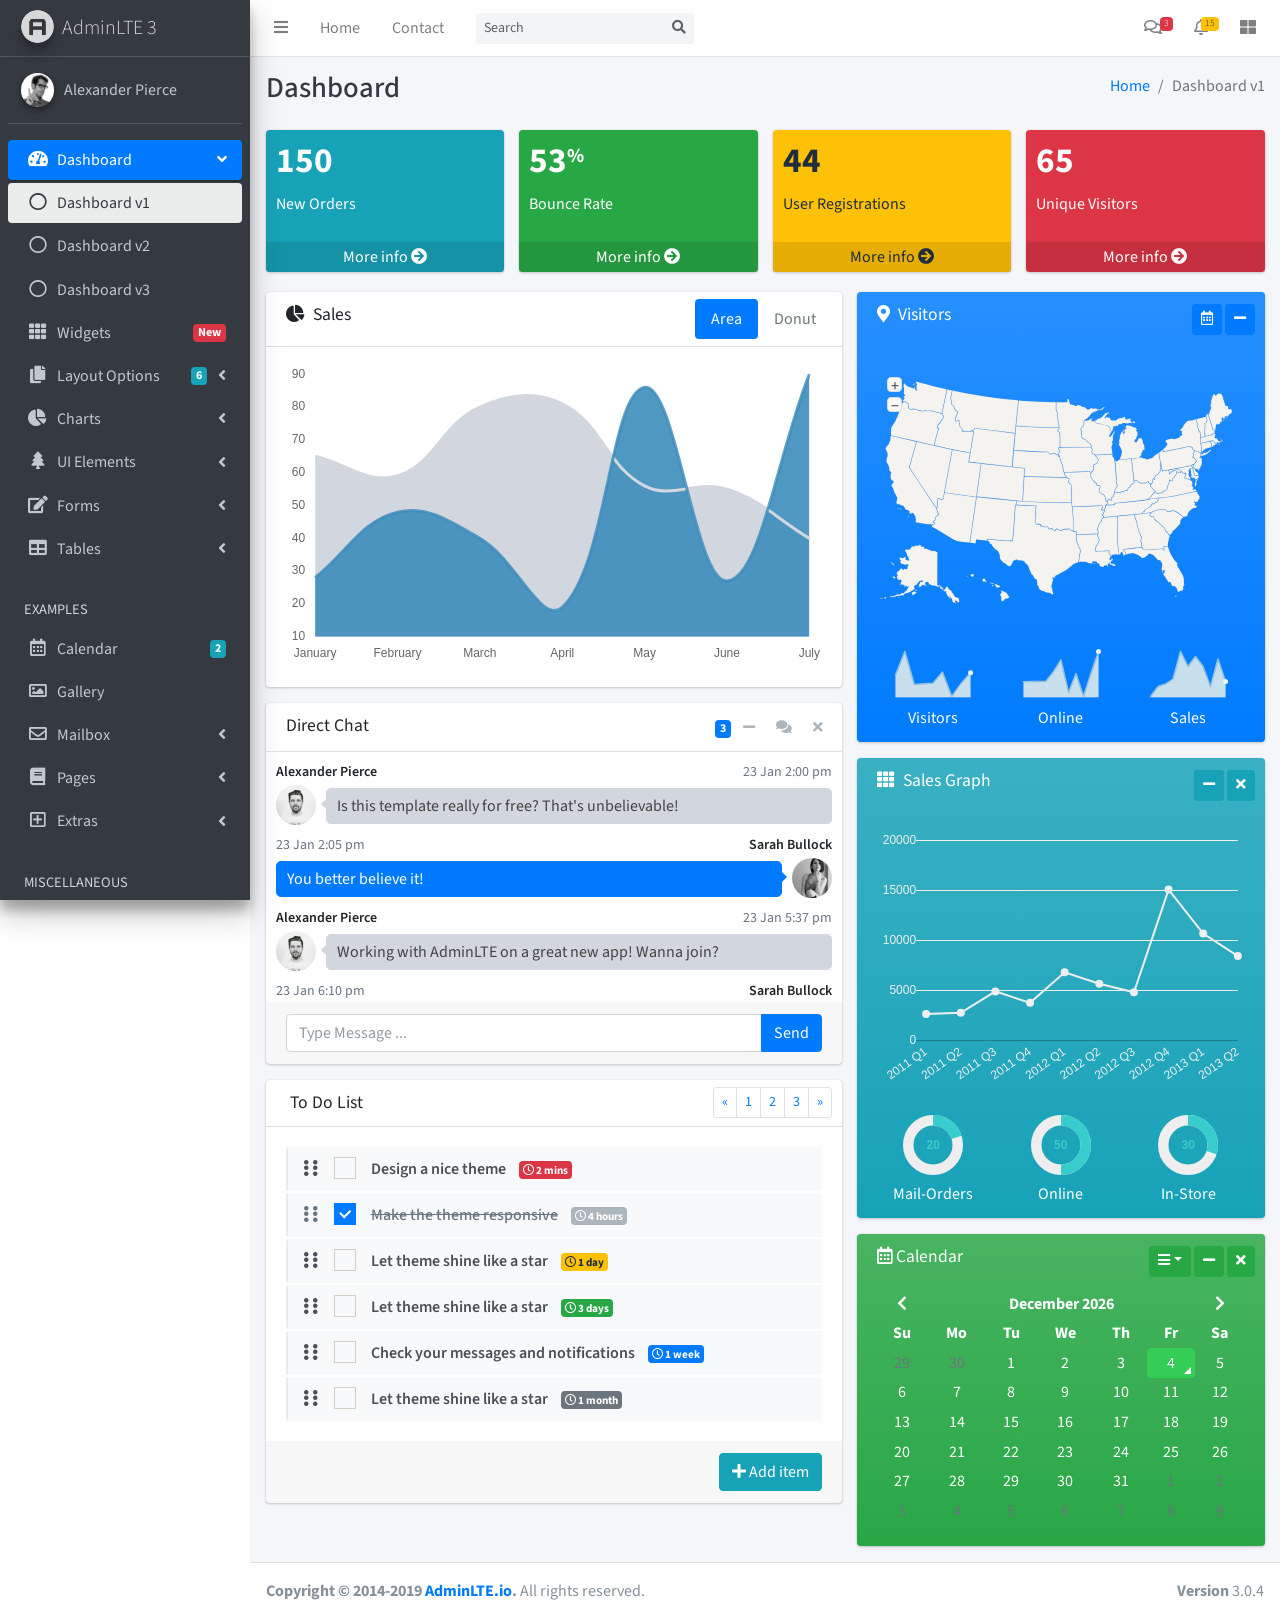
<file: Admin/index.html>
<!DOCTYPE html>
<html>
<head>
  <meta charset="utf-8">
  <meta http-equiv="X-UA-Compatible" content="IE=edge">
  <title>AdminLTE 3 | Dashboard</title>
  <!-- Tell the browser to be responsive to screen width -->
  <meta name="viewport" content="width=device-width, initial-scale=1">
  <!-- Font Awesome -->
  <link rel="stylesheet" href="plugins/fontawesome-free/css/all.min.css">
  <!-- Ionicons -->
  <link rel="stylesheet" href="https://code.ionicframework.com/ionicons/2.0.1/css/ionicons.min.css">
  <!-- Tempusdominus Bbootstrap 4 -->
  <link rel="stylesheet" href="plugins/tempusdominus-bootstrap-4/css/tempusdominus-bootstrap-4.min.css">
  <!-- iCheck -->
  <link rel="stylesheet" href="plugins/icheck-bootstrap/icheck-bootstrap.min.css">
  <!-- JQVMap -->
  <link rel="stylesheet" href="plugins/jqvmap/jqvmap.min.css">
  <!-- Theme style -->
  <link rel="stylesheet" href="dist/css/adminlte.min.css">
  <!-- overlayScrollbars -->
  <link rel="stylesheet" href="plugins/overlayScrollbars/css/OverlayScrollbars.min.css">
  <!-- Daterange picker -->
  <link rel="stylesheet" href="plugins/daterangepicker/daterangepicker.css">
  <!-- summernote -->
  <link rel="stylesheet" href="plugins/summernote/summernote-bs4.css">
  <!-- Google Font: Source Sans Pro -->
  <link href="https://fonts.googleapis.com/css?family=Source+Sans+Pro:300,400,400i,700" rel="stylesheet">
</head>
<body class="hold-transition sidebar-mini layout-fixed">
<div class="wrapper">

  <!-- Navbar -->
  <nav class="main-header navbar navbar-expand navbar-white navbar-light">
    <!-- Left navbar links -->
    <ul class="navbar-nav">
      <li class="nav-item">
        <a class="nav-link" data-widget="pushmenu" href="#" role="button"><i class="fas fa-bars"></i></a>
      </li>
      <li class="nav-item d-none d-sm-inline-block">
        <a href="index3.html" class="nav-link">Home</a>
      </li>
      <li class="nav-item d-none d-sm-inline-block">
        <a href="#" class="nav-link">Contact</a>
      </li>
    </ul>

    <!-- SEARCH FORM -->
    <form class="form-inline ml-3">
      <div class="input-group input-group-sm">
        <input class="form-control form-control-navbar" type="search" placeholder="Search" aria-label="Search">
        <div class="input-group-append">
          <button class="btn btn-navbar" type="submit">
            <i class="fas fa-search"></i>
          </button>
        </div>
      </div>
    </form>

    <!-- Right navbar links -->
    <ul class="navbar-nav ml-auto">
      <!-- Messages Dropdown Menu -->
      <li class="nav-item dropdown">
        <a class="nav-link" data-toggle="dropdown" href="#">
          <i class="far fa-comments"></i>
          <span class="badge badge-danger navbar-badge">3</span>
        </a>
        <div class="dropdown-menu dropdown-menu-lg dropdown-menu-right">
          <a href="#" class="dropdown-item">
            <!-- Message Start -->
            <div class="media">
              <img src="dist/img/user1-128x128.jpg" alt="User Avatar" class="img-size-50 mr-3 img-circle">
              <div class="media-body">
                <h3 class="dropdown-item-title">
                  Brad Diesel
                  <span class="float-right text-sm text-danger"><i class="fas fa-star"></i></span>
                </h3>
                <p class="text-sm">Call me whenever you can...</p>
                <p class="text-sm text-muted"><i class="far fa-clock mr-1"></i> 4 Hours Ago</p>
              </div>
            </div>
            <!-- Message End -->
          </a>
          <div class="dropdown-divider"></div>
          <a href="#" class="dropdown-item">
            <!-- Message Start -->
            <div class="media">
              <img src="dist/img/user8-128x128.jpg" alt="User Avatar" class="img-size-50 img-circle mr-3">
              <div class="media-body">
                <h3 class="dropdown-item-title">
                  John Pierce
                  <span class="float-right text-sm text-muted"><i class="fas fa-star"></i></span>
                </h3>
                <p class="text-sm">I got your message bro</p>
                <p class="text-sm text-muted"><i class="far fa-clock mr-1"></i> 4 Hours Ago</p>
              </div>
            </div>
            <!-- Message End -->
          </a>
          <div class="dropdown-divider"></div>
          <a href="#" class="dropdown-item">
            <!-- Message Start -->
            <div class="media">
              <img src="dist/img/user3-128x128.jpg" alt="User Avatar" class="img-size-50 img-circle mr-3">
              <div class="media-body">
                <h3 class="dropdown-item-title">
                  Nora Silvester
                  <span class="float-right text-sm text-warning"><i class="fas fa-star"></i></span>
                </h3>
                <p class="text-sm">The subject goes here</p>
                <p class="text-sm text-muted"><i class="far fa-clock mr-1"></i> 4 Hours Ago</p>
              </div>
            </div>
            <!-- Message End -->
          </a>
          <div class="dropdown-divider"></div>
          <a href="#" class="dropdown-item dropdown-footer">See All Messages</a>
        </div>
      </li>
      <!-- Notifications Dropdown Menu -->
      <li class="nav-item dropdown">
        <a class="nav-link" data-toggle="dropdown" href="#">
          <i class="far fa-bell"></i>
          <span class="badge badge-warning navbar-badge">15</span>
        </a>
        <div class="dropdown-menu dropdown-menu-lg dropdown-menu-right">
          <span class="dropdown-item dropdown-header">15 Notifications</span>
          <div class="dropdown-divider"></div>
          <a href="#" class="dropdown-item">
            <i class="fas fa-envelope mr-2"></i> 4 new messages
            <span class="float-right text-muted text-sm">3 mins</span>
          </a>
          <div class="dropdown-divider"></div>
          <a href="#" class="dropdown-item">
            <i class="fas fa-users mr-2"></i> 8 friend requests
            <span class="float-right text-muted text-sm">12 hours</span>
          </a>
          <div class="dropdown-divider"></div>
          <a href="#" class="dropdown-item">
            <i class="fas fa-file mr-2"></i> 3 new reports
            <span class="float-right text-muted text-sm">2 days</span>
          </a>
          <div class="dropdown-divider"></div>
          <a href="#" class="dropdown-item dropdown-footer">See All Notifications</a>
        </div>
      </li>
      <li class="nav-item">
        <a class="nav-link" data-widget="control-sidebar" data-slide="true" href="#" role="button">
          <i class="fas fa-th-large"></i>
        </a>
      </li>
    </ul>
  </nav>
  <!-- /.navbar -->

  <!-- Main Sidebar Container -->
  <aside class="main-sidebar sidebar-dark-primary elevation-4">
    <!-- Brand Logo -->
    <a href="index3.html" class="brand-link">
      <img src="dist/img/AdminLTELogo.png" alt="AdminLTE Logo" class="brand-image img-circle elevation-3"
           style="opacity: .8">
      <span class="brand-text font-weight-light">AdminLTE 3</span>
    </a>

    <!-- Sidebar -->
    <div class="sidebar">
      <!-- Sidebar user panel (optional) -->
      <div class="user-panel mt-3 pb-3 mb-3 d-flex">
        <div class="image">
          <img src="dist/img/user2-160x160.jpg" class="img-circle elevation-2" alt="User Image">
        </div>
        <div class="info">
          <a href="#" class="d-block">Alexander Pierce</a>
        </div>
      </div>

      <!-- Sidebar Menu -->
      <nav class="mt-2">
        <ul class="nav nav-pills nav-sidebar flex-column" data-widget="treeview" role="menu" data-accordion="false">
          <!-- Add icons to the links using the .nav-icon class
               with font-awesome or any other icon font library -->
          <li class="nav-item has-treeview menu-open">
            <a href="#" class="nav-link active">
              <i class="nav-icon fas fa-tachometer-alt"></i>
              <p>
                Dashboard
                <i class="right fas fa-angle-left"></i>
              </p>
            </a>
            <ul class="nav nav-treeview">
              <li class="nav-item">
                <a href="./index.html" class="nav-link active">
                  <i class="far fa-circle nav-icon"></i>
                  <p>Dashboard v1</p>
                </a>
              </li>
              <li class="nav-item">
                <a href="./index2.html" class="nav-link">
                  <i class="far fa-circle nav-icon"></i>
                  <p>Dashboard v2</p>
                </a>
              </li>
              <li class="nav-item">
                <a href="./index3.html" class="nav-link">
                  <i class="far fa-circle nav-icon"></i>
                  <p>Dashboard v3</p>
                </a>
              </li>
            </ul>
          </li>
          <li class="nav-item">
            <a href="pages/widgets.html" class="nav-link">
              <i class="nav-icon fas fa-th"></i>
              <p>
                Widgets
                <span class="right badge badge-danger">New</span>
              </p>
            </a>
          </li>
          <li class="nav-item has-treeview">
            <a href="#" class="nav-link">
              <i class="nav-icon fas fa-copy"></i>
              <p>
                Layout Options
                <i class="fas fa-angle-left right"></i>
                <span class="badge badge-info right">6</span>
              </p>
            </a>
            <ul class="nav nav-treeview">
              <li class="nav-item">
                <a href="pages/layout/top-nav.html" class="nav-link">
                  <i class="far fa-circle nav-icon"></i>
                  <p>Top Navigation</p>
                </a>
              </li>
              <li class="nav-item">
                <a href="pages/layout/top-nav-sidebar.html" class="nav-link">
                  <i class="far fa-circle nav-icon"></i>
                  <p>Top Navigation + Sidebar</p>
                </a>
              </li>
              <li class="nav-item">
                <a href="pages/layout/boxed.html" class="nav-link">
                  <i class="far fa-circle nav-icon"></i>
                  <p>Boxed</p>
                </a>
              </li>
              <li class="nav-item">
                <a href="pages/layout/fixed-sidebar.html" class="nav-link">
                  <i class="far fa-circle nav-icon"></i>
                  <p>Fixed Sidebar</p>
                </a>
              </li>
              <li class="nav-item">
                <a href="pages/layout/fixed-topnav.html" class="nav-link">
                  <i class="far fa-circle nav-icon"></i>
                  <p>Fixed Navbar</p>
                </a>
              </li>
              <li class="nav-item">
                <a href="pages/layout/fixed-footer.html" class="nav-link">
                  <i class="far fa-circle nav-icon"></i>
                  <p>Fixed Footer</p>
                </a>
              </li>
              <li class="nav-item">
                <a href="pages/layout/collapsed-sidebar.html" class="nav-link">
                  <i class="far fa-circle nav-icon"></i>
                  <p>Collapsed Sidebar</p>
                </a>
              </li>
            </ul>
          </li>
          <li class="nav-item has-treeview">
            <a href="#" class="nav-link">
              <i class="nav-icon fas fa-chart-pie"></i>
              <p>
                Charts
                <i class="right fas fa-angle-left"></i>
              </p>
            </a>
            <ul class="nav nav-treeview">
              <li class="nav-item">
                <a href="pages/charts/chartjs.html" class="nav-link">
                  <i class="far fa-circle nav-icon"></i>
                  <p>ChartJS</p>
                </a>
              </li>
              <li class="nav-item">
                <a href="pages/charts/flot.html" class="nav-link">
                  <i class="far fa-circle nav-icon"></i>
                  <p>Flot</p>
                </a>
              </li>
              <li class="nav-item">
                <a href="pages/charts/inline.html" class="nav-link">
                  <i class="far fa-circle nav-icon"></i>
                  <p>Inline</p>
                </a>
              </li>
            </ul>
          </li>
          <li class="nav-item has-treeview">
            <a href="#" class="nav-link">
              <i class="nav-icon fas fa-tree"></i>
              <p>
                UI Elements
                <i class="fas fa-angle-left right"></i>
              </p>
            </a>
            <ul class="nav nav-treeview">
              <li class="nav-item">
                <a href="pages/UI/general.html" class="nav-link">
                  <i class="far fa-circle nav-icon"></i>
                  <p>General</p>
                </a>
              </li>
              <li class="nav-item">
                <a href="pages/UI/icons.html" class="nav-link">
                  <i class="far fa-circle nav-icon"></i>
                  <p>Icons</p>
                </a>
              </li>
              <li class="nav-item">
                <a href="pages/UI/buttons.html" class="nav-link">
                  <i class="far fa-circle nav-icon"></i>
                  <p>Buttons</p>
                </a>
              </li>
              <li class="nav-item">
                <a href="pages/UI/sliders.html" class="nav-link">
                  <i class="far fa-circle nav-icon"></i>
                  <p>Sliders</p>
                </a>
              </li>
              <li class="nav-item">
                <a href="pages/UI/modals.html" class="nav-link">
                  <i class="far fa-circle nav-icon"></i>
                  <p>Modals & Alerts</p>
                </a>
              </li>
              <li class="nav-item">
                <a href="pages/UI/navbar.html" class="nav-link">
                  <i class="far fa-circle nav-icon"></i>
                  <p>Navbar & Tabs</p>
                </a>
              </li>
              <li class="nav-item">
                <a href="pages/UI/timeline.html" class="nav-link">
                  <i class="far fa-circle nav-icon"></i>
                  <p>Timeline</p>
                </a>
              </li>
              <li class="nav-item">
                <a href="pages/UI/ribbons.html" class="nav-link">
                  <i class="far fa-circle nav-icon"></i>
                  <p>Ribbons</p>
                </a>
              </li>
            </ul>
          </li>
          <li class="nav-item has-treeview">
            <a href="#" class="nav-link">
              <i class="nav-icon fas fa-edit"></i>
              <p>
                Forms
                <i class="fas fa-angle-left right"></i>
              </p>
            </a>
            <ul class="nav nav-treeview">
              <li class="nav-item">
                <a href="pages/forms/general.html" class="nav-link">
                  <i class="far fa-circle nav-icon"></i>
                  <p>General Elements</p>
                </a>
              </li>
              <li class="nav-item">
                <a href="pages/forms/advanced.html" class="nav-link">
                  <i class="far fa-circle nav-icon"></i>
                  <p>Advanced Elements</p>
                </a>
              </li>
              <li class="nav-item">
                <a href="pages/forms/editors.html" class="nav-link">
                  <i class="far fa-circle nav-icon"></i>
                  <p>Editors</p>
                </a>
              </li>
              <li class="nav-item">
                <a href="pages/forms/validation.html" class="nav-link">
                  <i class="far fa-circle nav-icon"></i>
                  <p>Validation</p>
                </a>
              </li>
            </ul>
          </li>
          <li class="nav-item has-treeview">
            <a href="#" class="nav-link">
              <i class="nav-icon fas fa-table"></i>
              <p>
                Tables
                <i class="fas fa-angle-left right"></i>
              </p>
            </a>
            <ul class="nav nav-treeview">
              <li class="nav-item">
                <a href="pages/tables/simple.html" class="nav-link">
                  <i class="far fa-circle nav-icon"></i>
                  <p>Simple Tables</p>
                </a>
              </li>
              <li class="nav-item">
                <a href="pages/tables/data.html" class="nav-link">
                  <i class="far fa-circle nav-icon"></i>
                  <p>DataTables</p>
                </a>
              </li>
              <li class="nav-item">
                <a href="pages/tables/jsgrid.html" class="nav-link">
                  <i class="far fa-circle nav-icon"></i>
                  <p>jsGrid</p>
                </a>
              </li>
            </ul>
          </li>
          <li class="nav-header">EXAMPLES</li>
          <li class="nav-item">
            <a href="pages/calendar.html" class="nav-link">
              <i class="nav-icon far fa-calendar-alt"></i>
              <p>
                Calendar
                <span class="badge badge-info right">2</span>
              </p>
            </a>
          </li>
          <li class="nav-item">
            <a href="pages/gallery.html" class="nav-link">
              <i class="nav-icon far fa-image"></i>
              <p>
                Gallery
              </p>
            </a>
          </li>
          <li class="nav-item has-treeview">
            <a href="#" class="nav-link">
              <i class="nav-icon far fa-envelope"></i>
              <p>
                Mailbox
                <i class="fas fa-angle-left right"></i>
              </p>
            </a>
            <ul class="nav nav-treeview">
              <li class="nav-item">
                <a href="pages/mailbox/mailbox.html" class="nav-link">
                  <i class="far fa-circle nav-icon"></i>
                  <p>Inbox</p>
                </a>
              </li>
              <li class="nav-item">
                <a href="pages/mailbox/compose.html" class="nav-link">
                  <i class="far fa-circle nav-icon"></i>
                  <p>Compose</p>
                </a>
              </li>
              <li class="nav-item">
                <a href="pages/mailbox/read-mail.html" class="nav-link">
                  <i class="far fa-circle nav-icon"></i>
                  <p>Read</p>
                </a>
              </li>
            </ul>
          </li>
          <li class="nav-item has-treeview">
            <a href="#" class="nav-link">
              <i class="nav-icon fas fa-book"></i>
              <p>
                Pages
                <i class="fas fa-angle-left right"></i>
              </p>
            </a>
            <ul class="nav nav-treeview">
              <li class="nav-item">
                <a href="pages/examples/invoice.html" class="nav-link">
                  <i class="far fa-circle nav-icon"></i>
                  <p>Invoice</p>
                </a>
              </li>
              <li class="nav-item">
                <a href="pages/examples/profile.html" class="nav-link">
                  <i class="far fa-circle nav-icon"></i>
                  <p>Profile</p>
                </a>
              </li>
              <li class="nav-item">
                <a href="pages/examples/e-commerce.html" class="nav-link">
                  <i class="far fa-circle nav-icon"></i>
                  <p>E-commerce</p>
                </a>
              </li>
              <li class="nav-item">
                <a href="pages/examples/projects.html" class="nav-link">
                  <i class="far fa-circle nav-icon"></i>
                  <p>Projects</p>
                </a>
              </li>
              <li class="nav-item">
                <a href="pages/examples/project-add.html" class="nav-link">
                  <i class="far fa-circle nav-icon"></i>
                  <p>Project Add</p>
                </a>
              </li>
              <li class="nav-item">
                <a href="pages/examples/project-edit.html" class="nav-link">
                  <i class="far fa-circle nav-icon"></i>
                  <p>Project Edit</p>
                </a>
              </li>
              <li class="nav-item">
                <a href="pages/examples/project-detail.html" class="nav-link">
                  <i class="far fa-circle nav-icon"></i>
                  <p>Project Detail</p>
                </a>
              </li>
              <li class="nav-item">
                <a href="pages/examples/contacts.html" class="nav-link">
                  <i class="far fa-circle nav-icon"></i>
                  <p>Contacts</p>
                </a>
              </li>
            </ul>
          </li>
          <li class="nav-item has-treeview">
            <a href="#" class="nav-link">
              <i class="nav-icon far fa-plus-square"></i>
              <p>
                Extras
                <i class="fas fa-angle-left right"></i>
              </p>
            </a>
            <ul class="nav nav-treeview">
              <li class="nav-item">
                <a href="pages/examples/login.html" class="nav-link">
                  <i class="far fa-circle nav-icon"></i>
                  <p>Login</p>
                </a>
              </li>
              <li class="nav-item">
                <a href="pages/examples/register.html" class="nav-link">
                  <i class="far fa-circle nav-icon"></i>
                  <p>Register</p>
                </a>
              </li>
              <li class="nav-item">
                <a href="pages/examples/forgot-password.html" class="nav-link">
                  <i class="far fa-circle nav-icon"></i>
                  <p>Forgot Password</p>
                </a>
              </li>
              <li class="nav-item">
                <a href="pages/examples/recover-password.html" class="nav-link">
                  <i class="far fa-circle nav-icon"></i>
                  <p>Recover Password</p>
                </a>
              </li>
              <li class="nav-item">
                <a href="pages/examples/lockscreen.html" class="nav-link">
                  <i class="far fa-circle nav-icon"></i>
                  <p>Lockscreen</p>
                </a>
              </li>
              <li class="nav-item">
                <a href="pages/examples/legacy-user-menu.html" class="nav-link">
                  <i class="far fa-circle nav-icon"></i>
                  <p>Legacy User Menu</p>
                </a>
              </li>
              <li class="nav-item">
                <a href="pages/examples/language-menu.html" class="nav-link">
                  <i class="far fa-circle nav-icon"></i>
                  <p>Language Menu</p>
                </a>
              </li>
              <li class="nav-item">
                <a href="pages/examples/404.html" class="nav-link">
                  <i class="far fa-circle nav-icon"></i>
                  <p>Error 404</p>
                </a>
              </li>
              <li class="nav-item">
                <a href="pages/examples/500.html" class="nav-link">
                  <i class="far fa-circle nav-icon"></i>
                  <p>Error 500</p>
                </a>
              </li>
              <li class="nav-item">
                <a href="pages/examples/pace.html" class="nav-link">
                  <i class="far fa-circle nav-icon"></i>
                  <p>Pace</p>
                </a>
              </li>
              <li class="nav-item">
                <a href="pages/examples/blank.html" class="nav-link">
                  <i class="far fa-circle nav-icon"></i>
                  <p>Blank Page</p>
                </a>
              </li>
              <li class="nav-item">
                <a href="starter.html" class="nav-link">
                  <i class="far fa-circle nav-icon"></i>
                  <p>Starter Page</p>
                </a>
              </li>
            </ul>
          </li>
          <li class="nav-header">MISCELLANEOUS</li>
          <li class="nav-item">
            <a href="https://adminlte.io/docs/3.0" class="nav-link">
              <i class="nav-icon fas fa-file"></i>
              <p>Documentation</p>
            </a>
          </li>
          <li class="nav-header">MULTI LEVEL EXAMPLE</li>
          <li class="nav-item">
            <a href="#" class="nav-link">
              <i class="fas fa-circle nav-icon"></i>
              <p>Level 1</p>
            </a>
          </li>
          <li class="nav-item has-treeview">
            <a href="#" class="nav-link">
              <i class="nav-icon fas fa-circle"></i>
              <p>
                Level 1
                <i class="right fas fa-angle-left"></i>
              </p>
            </a>
            <ul class="nav nav-treeview">
              <li class="nav-item">
                <a href="#" class="nav-link">
                  <i class="far fa-circle nav-icon"></i>
                  <p>Level 2</p>
                </a>
              </li>
              <li class="nav-item has-treeview">
                <a href="#" class="nav-link">
                  <i class="far fa-circle nav-icon"></i>
                  <p>
                    Level 2
                    <i class="right fas fa-angle-left"></i>
                  </p>
                </a>
                <ul class="nav nav-treeview">
                  <li class="nav-item">
                    <a href="#" class="nav-link">
                      <i class="far fa-dot-circle nav-icon"></i>
                      <p>Level 3</p>
                    </a>
                  </li>
                  <li class="nav-item">
                    <a href="#" class="nav-link">
                      <i class="far fa-dot-circle nav-icon"></i>
                      <p>Level 3</p>
                    </a>
                  </li>
                  <li class="nav-item">
                    <a href="#" class="nav-link">
                      <i class="far fa-dot-circle nav-icon"></i>
                      <p>Level 3</p>
                    </a>
                  </li>
                </ul>
              </li>
              <li class="nav-item">
                <a href="#" class="nav-link">
                  <i class="far fa-circle nav-icon"></i>
                  <p>Level 2</p>
                </a>
              </li>
            </ul>
          </li>
          <li class="nav-item">
            <a href="#" class="nav-link">
              <i class="fas fa-circle nav-icon"></i>
              <p>Level 1</p>
            </a>
          </li>
          <li class="nav-header">LABELS</li>
          <li class="nav-item">
            <a href="#" class="nav-link">
              <i class="nav-icon far fa-circle text-danger"></i>
              <p class="text">Important</p>
            </a>
          </li>
          <li class="nav-item">
            <a href="#" class="nav-link">
              <i class="nav-icon far fa-circle text-warning"></i>
              <p>Warning</p>
            </a>
          </li>
          <li class="nav-item">
            <a href="#" class="nav-link">
              <i class="nav-icon far fa-circle text-info"></i>
              <p>Informational</p>
            </a>
          </li>
        </ul>
      </nav>
      <!-- /.sidebar-menu -->
    </div>
    <!-- /.sidebar -->
  </aside>

  <!-- Content Wrapper. Contains page content -->
  <div class="content-wrapper">
    <!-- Content Header (Page header) -->
    <div class="content-header">
      <div class="container-fluid">
        <div class="row mb-2">
          <div class="col-sm-6">
            <h1 class="m-0 text-dark">Dashboard</h1>
          </div><!-- /.col -->
          <div class="col-sm-6">
            <ol class="breadcrumb float-sm-right">
              <li class="breadcrumb-item"><a href="#">Home</a></li>
              <li class="breadcrumb-item active">Dashboard v1</li>
            </ol>
          </div><!-- /.col -->
        </div><!-- /.row -->
      </div><!-- /.container-fluid -->
    </div>
    <!-- /.content-header -->

    <!-- Main content -->
    <section class="content">
      <div class="container-fluid">
        <!-- Small boxes (Stat box) -->
        <div class="row">
          <div class="col-lg-3 col-6">
            <!-- small box -->
            <div class="small-box bg-info">
              <div class="inner">
                <h3>150</h3>

                <p>New Orders</p>
              </div>
              <div class="icon">
                <i class="ion ion-bag"></i>
              </div>
              <a href="#" class="small-box-footer">More info <i class="fas fa-arrow-circle-right"></i></a>
            </div>
          </div>
          <!-- ./col -->
          <div class="col-lg-3 col-6">
            <!-- small box -->
            <div class="small-box bg-success">
              <div class="inner">
                <h3>53<sup style="font-size: 20px">%</sup></h3>

                <p>Bounce Rate</p>
              </div>
              <div class="icon">
                <i class="ion ion-stats-bars"></i>
              </div>
              <a href="#" class="small-box-footer">More info <i class="fas fa-arrow-circle-right"></i></a>
            </div>
          </div>
          <!-- ./col -->
          <div class="col-lg-3 col-6">
            <!-- small box -->
            <div class="small-box bg-warning">
              <div class="inner">
                <h3>44</h3>

                <p>User Registrations</p>
              </div>
              <div class="icon">
                <i class="ion ion-person-add"></i>
              </div>
              <a href="#" class="small-box-footer">More info <i class="fas fa-arrow-circle-right"></i></a>
            </div>
          </div>
          <!-- ./col -->
          <div class="col-lg-3 col-6">
            <!-- small box -->
            <div class="small-box bg-danger">
              <div class="inner">
                <h3>65</h3>

                <p>Unique Visitors</p>
              </div>
              <div class="icon">
                <i class="ion ion-pie-graph"></i>
              </div>
              <a href="#" class="small-box-footer">More info <i class="fas fa-arrow-circle-right"></i></a>
            </div>
          </div>
          <!-- ./col -->
        </div>
        <!-- /.row -->
        <!-- Main row -->
        <div class="row">
          <!-- Left col -->
          <section class="col-lg-7 connectedSortable">
            <!-- Custom tabs (Charts with tabs)-->
            <div class="card">
              <div class="card-header">
                <h3 class="card-title">
                  <i class="fas fa-chart-pie mr-1"></i>
                  Sales
                </h3>
                <div class="card-tools">
                  <ul class="nav nav-pills ml-auto">
                    <li class="nav-item">
                      <a class="nav-link active" href="#revenue-chart" data-toggle="tab">Area</a>
                    </li>
                    <li class="nav-item">
                      <a class="nav-link" href="#sales-chart" data-toggle="tab">Donut</a>
                    </li>
                  </ul>
                </div>
              </div><!-- /.card-header -->
              <div class="card-body">
                <div class="tab-content p-0">
                  <!-- Morris chart - Sales -->
                  <div class="chart tab-pane active" id="revenue-chart"
                       style="position: relative; height: 300px;">
                      <canvas id="revenue-chart-canvas" height="300" style="height: 300px;"></canvas>                         
                   </div>
                  <div class="chart tab-pane" id="sales-chart" style="position: relative; height: 300px;">
                    <canvas id="sales-chart-canvas" height="300" style="height: 300px;"></canvas>                         
                  </div>  
                </div>
              </div><!-- /.card-body -->
            </div>
            <!-- /.card -->

            <!-- DIRECT CHAT -->
            <div class="card direct-chat direct-chat-primary">
              <div class="card-header">
                <h3 class="card-title">Direct Chat</h3>

                <div class="card-tools">
                  <span data-toggle="tooltip" title="3 New Messages" class="badge badge-primary">3</span>
                  <button type="button" class="btn btn-tool" data-card-widget="collapse">
                    <i class="fas fa-minus"></i>
                  </button>
                  <button type="button" class="btn btn-tool" data-toggle="tooltip" title="Contacts"
                          data-widget="chat-pane-toggle">
                    <i class="fas fa-comments"></i>
                  </button>
                  <button type="button" class="btn btn-tool" data-card-widget="remove"><i class="fas fa-times"></i>
                  </button>
                </div>
              </div>
              <!-- /.card-header -->
              <div class="card-body">
                <!-- Conversations are loaded here -->
                <div class="direct-chat-messages">
                  <!-- Message. Default to the left -->
                  <div class="direct-chat-msg">
                    <div class="direct-chat-infos clearfix">
                      <span class="direct-chat-name float-left">Alexander Pierce</span>
                      <span class="direct-chat-timestamp float-right">23 Jan 2:00 pm</span>
                    </div>
                    <!-- /.direct-chat-infos -->
                    <img class="direct-chat-img" src="dist/img/user1-128x128.jpg" alt="message user image">
                    <!-- /.direct-chat-img -->
                    <div class="direct-chat-text">
                      Is this template really for free? That's unbelievable!
                    </div>
                    <!-- /.direct-chat-text -->
                  </div>
                  <!-- /.direct-chat-msg -->

                  <!-- Message to the right -->
                  <div class="direct-chat-msg right">
                    <div class="direct-chat-infos clearfix">
                      <span class="direct-chat-name float-right">Sarah Bullock</span>
                      <span class="direct-chat-timestamp float-left">23 Jan 2:05 pm</span>
                    </div>
                    <!-- /.direct-chat-infos -->
                    <img class="direct-chat-img" src="dist/img/user3-128x128.jpg" alt="message user image">
                    <!-- /.direct-chat-img -->
                    <div class="direct-chat-text">
                      You better believe it!
                    </div>
                    <!-- /.direct-chat-text -->
                  </div>
                  <!-- /.direct-chat-msg -->

                  <!-- Message. Default to the left -->
                  <div class="direct-chat-msg">
                    <div class="direct-chat-infos clearfix">
                      <span class="direct-chat-name float-left">Alexander Pierce</span>
                      <span class="direct-chat-timestamp float-right">23 Jan 5:37 pm</span>
                    </div>
                    <!-- /.direct-chat-infos -->
                    <img class="direct-chat-img" src="dist/img/user1-128x128.jpg" alt="message user image">
                    <!-- /.direct-chat-img -->
                    <div class="direct-chat-text">
                      Working with AdminLTE on a great new app! Wanna join?
                    </div>
                    <!-- /.direct-chat-text -->
                  </div>
                  <!-- /.direct-chat-msg -->

                  <!-- Message to the right -->
                  <div class="direct-chat-msg right">
                    <div class="direct-chat-infos clearfix">
                      <span class="direct-chat-name float-right">Sarah Bullock</span>
                      <span class="direct-chat-timestamp float-left">23 Jan 6:10 pm</span>
                    </div>
                    <!-- /.direct-chat-infos -->
                    <img class="direct-chat-img" src="dist/img/user3-128x128.jpg" alt="message user image">
                    <!-- /.direct-chat-img -->
                    <div class="direct-chat-text">
                      I would love to.
                    </div>
                    <!-- /.direct-chat-text -->
                  </div>
                  <!-- /.direct-chat-msg -->

                </div>
                <!--/.direct-chat-messages-->

                <!-- Contacts are loaded here -->
                <div class="direct-chat-contacts">
                  <ul class="contacts-list">
                    <li>
                      <a href="#">
                        <img class="contacts-list-img" src="dist/img/user1-128x128.jpg">

                        <div class="contacts-list-info">
                          <span class="contacts-list-name">
                            Count Dracula
                            <small class="contacts-list-date float-right">2/28/2015</small>
                          </span>
                          <span class="contacts-list-msg">How have you been? I was...</span>
                        </div>
                        <!-- /.contacts-list-info -->
                      </a>
                    </li>
                    <!-- End Contact Item -->
                    <li>
                      <a href="#">
                        <img class="contacts-list-img" src="dist/img/user7-128x128.jpg">

                        <div class="contacts-list-info">
                          <span class="contacts-list-name">
                            Sarah Doe
                            <small class="contacts-list-date float-right">2/23/2015</small>
                          </span>
                          <span class="contacts-list-msg">I will be waiting for...</span>
                        </div>
                        <!-- /.contacts-list-info -->
                      </a>
                    </li>
                    <!-- End Contact Item -->
                    <li>
                      <a href="#">
                        <img class="contacts-list-img" src="dist/img/user3-128x128.jpg">

                        <div class="contacts-list-info">
                          <span class="contacts-list-name">
                            Nadia Jolie
                            <small class="contacts-list-date float-right">2/20/2015</small>
                          </span>
                          <span class="contacts-list-msg">I'll call you back at...</span>
                        </div>
                        <!-- /.contacts-list-info -->
                      </a>
                    </li>
                    <!-- End Contact Item -->
                    <li>
                      <a href="#">
                        <img class="contacts-list-img" src="dist/img/user5-128x128.jpg">

                        <div class="contacts-list-info">
                          <span class="contacts-list-name">
                            Nora S. Vans
                            <small class="contacts-list-date float-right">2/10/2015</small>
                          </span>
                          <span class="contacts-list-msg">Where is your new...</span>
                        </div>
                        <!-- /.contacts-list-info -->
                      </a>
                    </li>
                    <!-- End Contact Item -->
                    <li>
                      <a href="#">
                        <img class="contacts-list-img" src="dist/img/user6-128x128.jpg">

                        <div class="contacts-list-info">
                          <span class="contacts-list-name">
                            John K.
                            <small class="contacts-list-date float-right">1/27/2015</small>
                          </span>
                          <span class="contacts-list-msg">Can I take a look at...</span>
                        </div>
                        <!-- /.contacts-list-info -->
                      </a>
                    </li>
                    <!-- End Contact Item -->
                    <li>
                      <a href="#">
                        <img class="contacts-list-img" src="dist/img/user8-128x128.jpg">

                        <div class="contacts-list-info">
                          <span class="contacts-list-name">
                            Kenneth M.
                            <small class="contacts-list-date float-right">1/4/2015</small>
                          </span>
                          <span class="contacts-list-msg">Never mind I found...</span>
                        </div>
                        <!-- /.contacts-list-info -->
                      </a>
                    </li>
                    <!-- End Contact Item -->
                  </ul>
                  <!-- /.contacts-list -->
                </div>
                <!-- /.direct-chat-pane -->
              </div>
              <!-- /.card-body -->
              <div class="card-footer">
                <form action="#" method="post">
                  <div class="input-group">
                    <input type="text" name="message" placeholder="Type Message ..." class="form-control">
                    <span class="input-group-append">
                      <button type="button" class="btn btn-primary">Send</button>
                    </span>
                  </div>
                </form>
              </div>
              <!-- /.card-footer-->
            </div>
            <!--/.direct-chat -->

            <!-- TO DO List -->
            <div class="card">
              <div class="card-header">
                <h3 class="card-title">
                  <i class="ion ion-clipboard mr-1"></i>
                  To Do List
                </h3>

                <div class="card-tools">
                  <ul class="pagination pagination-sm">
                    <li class="page-item"><a href="#" class="page-link">&laquo;</a></li>
                    <li class="page-item"><a href="#" class="page-link">1</a></li>
                    <li class="page-item"><a href="#" class="page-link">2</a></li>
                    <li class="page-item"><a href="#" class="page-link">3</a></li>
                    <li class="page-item"><a href="#" class="page-link">&raquo;</a></li>
                  </ul>
                </div>
              </div>
              <!-- /.card-header -->
              <div class="card-body">
                <ul class="todo-list" data-widget="todo-list">
                  <li>
                    <!-- drag handle -->
                    <span class="handle">
                      <i class="fas fa-ellipsis-v"></i>
                      <i class="fas fa-ellipsis-v"></i>
                    </span>
                    <!-- checkbox -->
                    <div  class="icheck-primary d-inline ml-2">
                      <input type="checkbox" value="" name="todo1" id="todoCheck1">
                      <label for="todoCheck1"></label>
                    </div>
                    <!-- todo text -->
                    <span class="text">Design a nice theme</span>
                    <!-- Emphasis label -->
                    <small class="badge badge-danger"><i class="far fa-clock"></i> 2 mins</small>
                    <!-- General tools such as edit or delete-->
                    <div class="tools">
                      <i class="fas fa-edit"></i>
                      <i class="fas fa-trash-o"></i>
                    </div>
                  </li>
                  <li>
                    <span class="handle">
                      <i class="fas fa-ellipsis-v"></i>
                      <i class="fas fa-ellipsis-v"></i>
                    </span>
                    <div  class="icheck-primary d-inline ml-2">
                      <input type="checkbox" value="" name="todo2" id="todoCheck2" checked>
                      <label for="todoCheck2"></label>
                    </div>
                    <span class="text">Make the theme responsive</span>
                    <small class="badge badge-info"><i class="far fa-clock"></i> 4 hours</small>
                    <div class="tools">
                      <i class="fas fa-edit"></i>
                      <i class="fas fa-trash-o"></i>
                    </div>
                  </li>
                  <li>
                    <span class="handle">
                      <i class="fas fa-ellipsis-v"></i>
                      <i class="fas fa-ellipsis-v"></i>
                    </span>
                    <div  class="icheck-primary d-inline ml-2">
                      <input type="checkbox" value="" name="todo3" id="todoCheck3">
                      <label for="todoCheck3"></label>
                    </div>
                    <span class="text">Let theme shine like a star</span>
                    <small class="badge badge-warning"><i class="far fa-clock"></i> 1 day</small>
                    <div class="tools">
                      <i class="fas fa-edit"></i>
                      <i class="fas fa-trash-o"></i>
                    </div>
                  </li>
                  <li>
                    <span class="handle">
                      <i class="fas fa-ellipsis-v"></i>
                      <i class="fas fa-ellipsis-v"></i>
                    </span>
                    <div  class="icheck-primary d-inline ml-2">
                      <input type="checkbox" value="" name="todo4" id="todoCheck4">
                      <label for="todoCheck4"></label>
                    </div>
                    <span class="text">Let theme shine like a star</span>
                    <small class="badge badge-success"><i class="far fa-clock"></i> 3 days</small>
                    <div class="tools">
                      <i class="fas fa-edit"></i>
                      <i class="fas fa-trash-o"></i>
                    </div>
                  </li>
                  <li>
                    <span class="handle">
                      <i class="fas fa-ellipsis-v"></i>
                      <i class="fas fa-ellipsis-v"></i>
                    </span>
                    <div  class="icheck-primary d-inline ml-2">
                      <input type="checkbox" value="" name="todo5" id="todoCheck5">
                      <label for="todoCheck5"></label>
                    </div>
                    <span class="text">Check your messages and notifications</span>
                    <small class="badge badge-primary"><i class="far fa-clock"></i> 1 week</small>
                    <div class="tools">
                      <i class="fas fa-edit"></i>
                      <i class="fas fa-trash-o"></i>
                    </div>
                  </li>
                  <li>
                    <span class="handle">
                      <i class="fas fa-ellipsis-v"></i>
                      <i class="fas fa-ellipsis-v"></i>
                    </span>
                    <div  class="icheck-primary d-inline ml-2">
                      <input type="checkbox" value="" name="todo6" id="todoCheck6">
                      <label for="todoCheck6"></label>
                    </div>
                    <span class="text">Let theme shine like a star</span>
                    <small class="badge badge-secondary"><i class="far fa-clock"></i> 1 month</small>
                    <div class="tools">
                      <i class="fas fa-edit"></i>
                      <i class="fas fa-trash-o"></i>
                    </div>
                  </li>
                </ul>
              </div>
              <!-- /.card-body -->
              <div class="card-footer clearfix">
                <button type="button" class="btn btn-info float-right"><i class="fas fa-plus"></i> Add item</button>
              </div>
            </div>
            <!-- /.card -->
          </section>
          <!-- /.Left col -->
          <!-- right col (We are only adding the ID to make the widgets sortable)-->
          <section class="col-lg-5 connectedSortable">

            <!-- Map card -->
            <div class="card bg-gradient-primary">
              <div class="card-header border-0">
                <h3 class="card-title">
                  <i class="fas fa-map-marker-alt mr-1"></i>
                  Visitors
                </h3>
                <!-- card tools -->
                <div class="card-tools">
                  <button type="button"
                          class="btn btn-primary btn-sm daterange"
                          data-toggle="tooltip"
                          title="Date range">
                    <i class="far fa-calendar-alt"></i>
                  </button>
                  <button type="button"
                          class="btn btn-primary btn-sm"
                          data-card-widget="collapse"
                          data-toggle="tooltip"
                          title="Collapse">
                    <i class="fas fa-minus"></i>
                  </button>
                </div>
                <!-- /.card-tools -->
              </div>
              <div class="card-body">
                <div id="world-map" style="height: 250px; width: 100%;"></div>
              </div>
              <!-- /.card-body-->
              <div class="card-footer bg-transparent">
                <div class="row">
                  <div class="col-4 text-center">
                    <div id="sparkline-1"></div>
                    <div class="text-white">Visitors</div>
                  </div>
                  <!-- ./col -->
                  <div class="col-4 text-center">
                    <div id="sparkline-2"></div>
                    <div class="text-white">Online</div>
                  </div>
                  <!-- ./col -->
                  <div class="col-4 text-center">
                    <div id="sparkline-3"></div>
                    <div class="text-white">Sales</div>
                  </div>
                  <!-- ./col -->
                </div>
                <!-- /.row -->
              </div>
            </div>
            <!-- /.card -->

            <!-- solid sales graph -->
            <div class="card bg-gradient-info">
              <div class="card-header border-0">
                <h3 class="card-title">
                  <i class="fas fa-th mr-1"></i>
                  Sales Graph
                </h3>

                <div class="card-tools">
                  <button type="button" class="btn bg-info btn-sm" data-card-widget="collapse">
                    <i class="fas fa-minus"></i>
                  </button>
                  <button type="button" class="btn bg-info btn-sm" data-card-widget="remove">
                    <i class="fas fa-times"></i>
                  </button>
                </div>
              </div>
              <div class="card-body">
                <canvas class="chart" id="line-chart" style="min-height: 250px; height: 250px; max-height: 250px; max-width: 100%;"></canvas>
              </div>
              <!-- /.card-body -->
              <div class="card-footer bg-transparent">
                <div class="row">
                  <div class="col-4 text-center">
                    <input type="text" class="knob" data-readonly="true" value="20" data-width="60" data-height="60"
                           data-fgColor="#39CCCC">

                    <div class="text-white">Mail-Orders</div>
                  </div>
                  <!-- ./col -->
                  <div class="col-4 text-center">
                    <input type="text" class="knob" data-readonly="true" value="50" data-width="60" data-height="60"
                           data-fgColor="#39CCCC">

                    <div class="text-white">Online</div>
                  </div>
                  <!-- ./col -->
                  <div class="col-4 text-center">
                    <input type="text" class="knob" data-readonly="true" value="30" data-width="60" data-height="60"
                           data-fgColor="#39CCCC">

                    <div class="text-white">In-Store</div>
                  </div>
                  <!-- ./col -->
                </div>
                <!-- /.row -->
              </div>
              <!-- /.card-footer -->
            </div>
            <!-- /.card -->

            <!-- Calendar -->
            <div class="card bg-gradient-success">
              <div class="card-header border-0">

                <h3 class="card-title">
                  <i class="far fa-calendar-alt"></i>
                  Calendar
                </h3>
                <!-- tools card -->
                <div class="card-tools">
                  <!-- button with a dropdown -->
                  <div class="btn-group">
                    <button type="button" class="btn btn-success btn-sm dropdown-toggle" data-toggle="dropdown">
                      <i class="fas fa-bars"></i></button>
                    <div class="dropdown-menu float-right" role="menu">
                      <a href="#" class="dropdown-item">Add new event</a>
                      <a href="#" class="dropdown-item">Clear events</a>
                      <div class="dropdown-divider"></div>
                      <a href="#" class="dropdown-item">View calendar</a>
                    </div>
                  </div>
                  <button type="button" class="btn btn-success btn-sm" data-card-widget="collapse">
                    <i class="fas fa-minus"></i>
                  </button>
                  <button type="button" class="btn btn-success btn-sm" data-card-widget="remove">
                    <i class="fas fa-times"></i>
                  </button>
                </div>
                <!-- /. tools -->
              </div>
              <!-- /.card-header -->
              <div class="card-body pt-0">
                <!--The calendar -->
                <div id="calendar" style="width: 100%"></div>
              </div>
              <!-- /.card-body -->
            </div>
            <!-- /.card -->
          </section>
          <!-- right col -->
        </div>
        <!-- /.row (main row) -->
      </div><!-- /.container-fluid -->
    </section>
    <!-- /.content -->
  </div>
  <!-- /.content-wrapper -->
  <footer class="main-footer">
    <strong>Copyright &copy; 2014-2019 <a href="http://adminlte.io">AdminLTE.io</a>.</strong>
    All rights reserved.
    <div class="float-right d-none d-sm-inline-block">
      <b>Version</b> 3.0.4
    </div>
  </footer>

  <!-- Control Sidebar -->
  <aside class="control-sidebar control-sidebar-dark">
    <!-- Control sidebar content goes here -->
  </aside>
  <!-- /.control-sidebar -->
</div>
<!-- ./wrapper -->

<!-- jQuery -->
<script src="plugins/jquery/jquery.min.js"></script>
<!-- jQuery UI 1.11.4 -->
<script src="plugins/jquery-ui/jquery-ui.min.js"></script>
<!-- Resolve conflict in jQuery UI tooltip with Bootstrap tooltip -->
<script>
  $.widget.bridge('uibutton', $.ui.button)
</script>
<!-- Bootstrap 4 -->
<script src="plugins/bootstrap/js/bootstrap.bundle.min.js"></script>
<!-- ChartJS -->
<script src="plugins/chart.js/Chart.min.js"></script>
<!-- Sparkline -->
<script src="plugins/sparklines/sparkline.js"></script>
<!-- JQVMap -->
<script src="plugins/jqvmap/jquery.vmap.min.js"></script>
<script src="plugins/jqvmap/maps/jquery.vmap.usa.js"></script>
<!-- jQuery Knob Chart -->
<script src="plugins/jquery-knob/jquery.knob.min.js"></script>
<!-- daterangepicker -->
<script src="plugins/moment/moment.min.js"></script>
<script src="plugins/daterangepicker/daterangepicker.js"></script>
<!-- Tempusdominus Bootstrap 4 -->
<script src="plugins/tempusdominus-bootstrap-4/js/tempusdominus-bootstrap-4.min.js"></script>
<!-- Summernote -->
<script src="plugins/summernote/summernote-bs4.min.js"></script>
<!-- overlayScrollbars -->
<script src="plugins/overlayScrollbars/js/jquery.overlayScrollbars.min.js"></script>
<!-- AdminLTE App -->
<script src="dist/js/adminlte.js"></script>
<!-- AdminLTE dashboard demo (This is only for demo purposes) -->
<script src="dist/js/pages/dashboard.js"></script>
<!-- AdminLTE for demo purposes -->
<script src="dist/js/demo.js"></script>
</body>
</html>
</file>
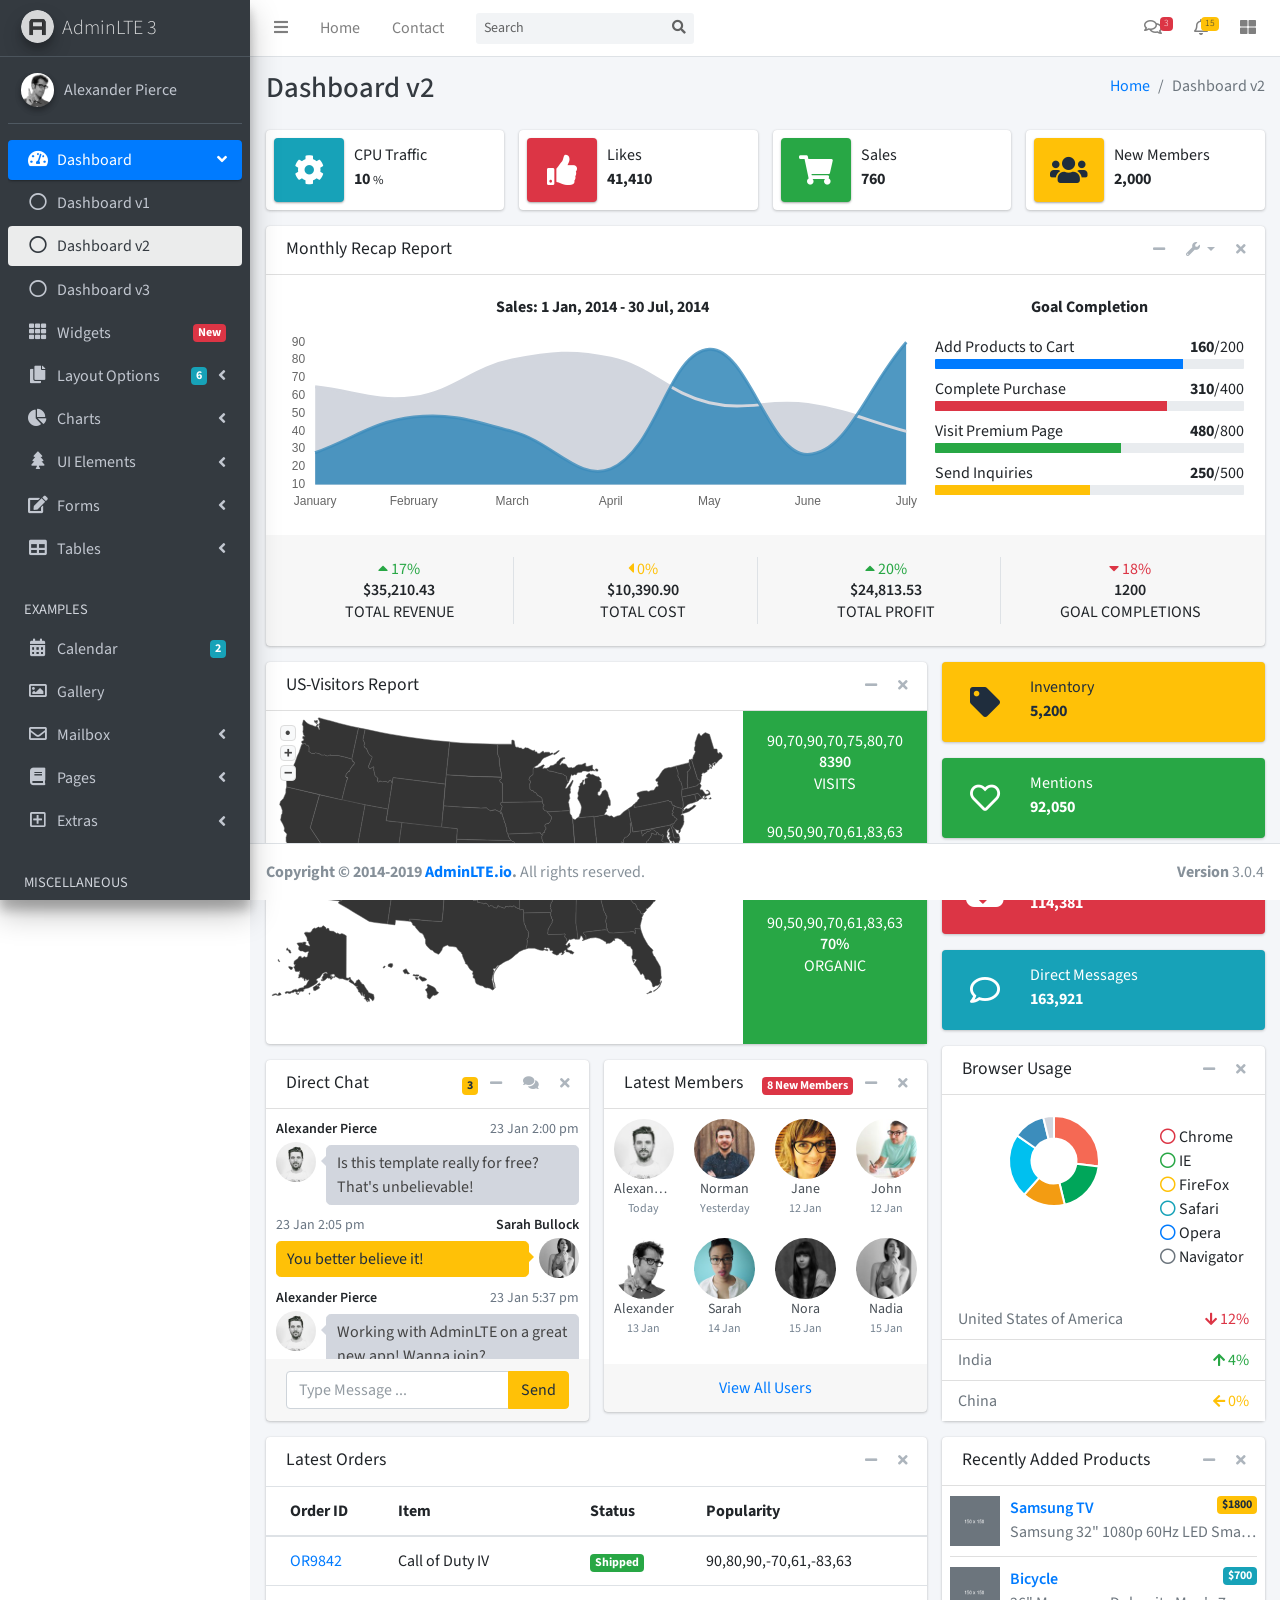
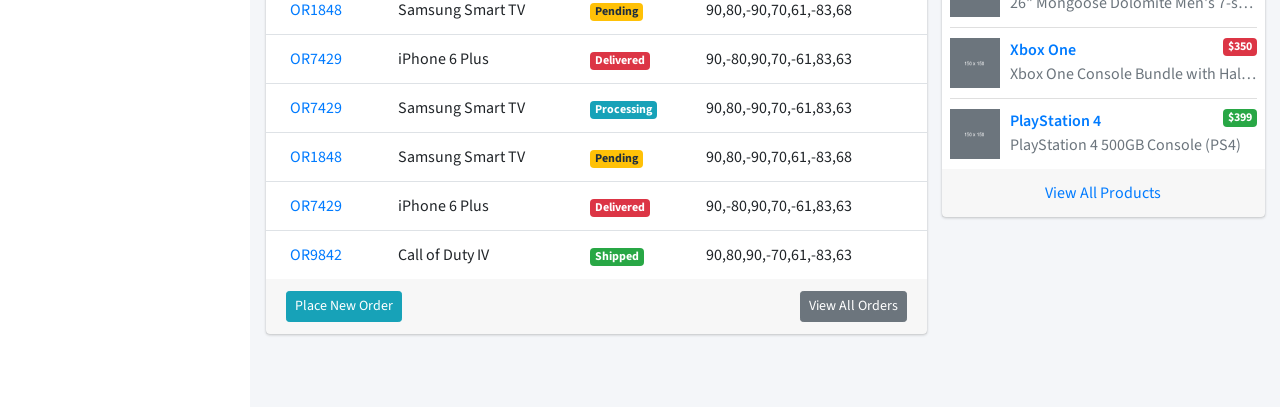
<file: Admin/index2.html>
<!DOCTYPE html>
<html lang="en">
<head>
  <meta charset="utf-8">
  <meta name="viewport" content="width=device-width, initial-scale=1">
  <meta http-equiv="x-ua-compatible" content="ie=edge">

  <title>AdminLTE 3 | Dashboard 2</title>

  <!-- Font Awesome Icons -->
  <link rel="stylesheet" href="plugins/fontawesome-free/css/all.min.css">
  <!-- overlayScrollbars -->
  <link rel="stylesheet" href="plugins/overlayScrollbars/css/OverlayScrollbars.min.css">
  <!-- Theme style -->
  <link rel="stylesheet" href="dist/css/adminlte.min.css">
  <!-- Google Font: Source Sans Pro -->
  <link href="https://fonts.googleapis.com/css?family=Source+Sans+Pro:300,400,400i,700" rel="stylesheet">
</head>
<body class="hold-transition sidebar-mini layout-fixed layout-navbar-fixed layout-footer-fixed">
<div class="wrapper">
  <!-- Navbar -->
  <nav class="main-header navbar navbar-expand navbar-white navbar-light">
    <!-- Left navbar links -->
    <ul class="navbar-nav">
      <li class="nav-item">
        <a class="nav-link" data-widget="pushmenu" href="#" role="button"><i class="fas fa-bars"></i></a>
      </li>
      <li class="nav-item d-none d-sm-inline-block">
        <a href="index3.html" class="nav-link">Home</a>
      </li>
      <li class="nav-item d-none d-sm-inline-block">
        <a href="#" class="nav-link">Contact</a>
      </li>
    </ul>

    <!-- SEARCH FORM -->
    <form class="form-inline ml-3">
      <div class="input-group input-group-sm">
        <input class="form-control form-control-navbar" type="search" placeholder="Search" aria-label="Search">
        <div class="input-group-append">
          <button class="btn btn-navbar" type="submit">
            <i class="fas fa-search"></i>
          </button>
        </div>
      </div>
    </form>

    <!-- Right navbar links -->
    <ul class="navbar-nav ml-auto">
      <!-- Messages Dropdown Menu -->
      <li class="nav-item dropdown">
        <a class="nav-link" data-toggle="dropdown" href="#">
          <i class="far fa-comments"></i>
          <span class="badge badge-danger navbar-badge">3</span>
        </a>
        <div class="dropdown-menu dropdown-menu-lg dropdown-menu-right">
          <a href="#" class="dropdown-item">
            <!-- Message Start -->
            <div class="media">
              <img src="dist/img/user1-128x128.jpg" alt="User Avatar" class="img-size-50 mr-3 img-circle">
              <div class="media-body">
                <h3 class="dropdown-item-title">
                  Brad Diesel
                  <span class="float-right text-sm text-danger"><i class="fas fa-star"></i></span>
                </h3>
                <p class="text-sm">Call me whenever you can...</p>
                <p class="text-sm text-muted"><i class="far fa-clock mr-1"></i> 4 Hours Ago</p>
              </div>
            </div>
            <!-- Message End -->
          </a>
          <div class="dropdown-divider"></div>
          <a href="#" class="dropdown-item">
            <!-- Message Start -->
            <div class="media">
              <img src="dist/img/user8-128x128.jpg" alt="User Avatar" class="img-size-50 img-circle mr-3">
              <div class="media-body">
                <h3 class="dropdown-item-title">
                  John Pierce
                  <span class="float-right text-sm text-muted"><i class="fas fa-star"></i></span>
                </h3>
                <p class="text-sm">I got your message bro</p>
                <p class="text-sm text-muted"><i class="far fa-clock mr-1"></i> 4 Hours Ago</p>
              </div>
            </div>
            <!-- Message End -->
          </a>
          <div class="dropdown-divider"></div>
          <a href="#" class="dropdown-item">
            <!-- Message Start -->
            <div class="media">
              <img src="dist/img/user3-128x128.jpg" alt="User Avatar" class="img-size-50 img-circle mr-3">
              <div class="media-body">
                <h3 class="dropdown-item-title">
                  Nora Silvester
                  <span class="float-right text-sm text-warning"><i class="fas fa-star"></i></span>
                </h3>
                <p class="text-sm">The subject goes here</p>
                <p class="text-sm text-muted"><i class="far fa-clock mr-1"></i> 4 Hours Ago</p>
              </div>
            </div>
            <!-- Message End -->
          </a>
          <div class="dropdown-divider"></div>
          <a href="#" class="dropdown-item dropdown-footer">See All Messages</a>
        </div>
      </li>
      <!-- Notifications Dropdown Menu -->
      <li class="nav-item dropdown">
        <a class="nav-link" data-toggle="dropdown" href="#">
          <i class="far fa-bell"></i>
          <span class="badge badge-warning navbar-badge">15</span>
        </a>
        <div class="dropdown-menu dropdown-menu-lg dropdown-menu-right">
          <span class="dropdown-item dropdown-header">15 Notifications</span>
          <div class="dropdown-divider"></div>
          <a href="#" class="dropdown-item">
            <i class="fas fa-envelope mr-2"></i> 4 new messages
            <span class="float-right text-muted text-sm">3 mins</span>
          </a>
          <div class="dropdown-divider"></div>
          <a href="#" class="dropdown-item">
            <i class="fas fa-users mr-2"></i> 8 friend requests
            <span class="float-right text-muted text-sm">12 hours</span>
          </a>
          <div class="dropdown-divider"></div>
          <a href="#" class="dropdown-item">
            <i class="fas fa-file mr-2"></i> 3 new reports
            <span class="float-right text-muted text-sm">2 days</span>
          </a>
          <div class="dropdown-divider"></div>
          <a href="#" class="dropdown-item dropdown-footer">See All Notifications</a>
        </div>
      </li>
      <li class="nav-item">
        <a class="nav-link" data-widget="control-sidebar" data-slide="true" href="#" role="button"><i
            class="fas fa-th-large"></i></a>
      </li>
    </ul>
  </nav>
  <!-- /.navbar -->

  <!-- Main Sidebar Container -->
  <aside class="main-sidebar sidebar-dark-primary elevation-4">
    <!-- Brand Logo -->
    <a href="index3.html" class="brand-link">
      <img src="dist/img/AdminLTELogo.png" alt="AdminLTE Logo" class="brand-image img-circle elevation-3"
           style="opacity: .8">
      <span class="brand-text font-weight-light">AdminLTE 3</span>
    </a>

    <!-- Sidebar -->
    <div class="sidebar">
      <!-- Sidebar user panel (optional) -->
      <div class="user-panel mt-3 pb-3 mb-3 d-flex">
        <div class="image">
          <img src="dist/img/user2-160x160.jpg" class="img-circle elevation-2" alt="User Image">
        </div>
        <div class="info">
          <a href="#" class="d-block">Alexander Pierce</a>
        </div>
      </div>

      <!-- Sidebar Menu -->
      <nav class="mt-2">
        <ul class="nav nav-pills nav-sidebar flex-column" data-widget="treeview" role="menu" data-accordion="false">
          <!-- Add icons to the links using the .nav-icon class
               with font-awesome or any other icon font library -->
          <li class="nav-item has-treeview menu-open">
            <a href="#" class="nav-link active">
              <i class="nav-icon fas fa-tachometer-alt"></i>
              <p>
                Dashboard
                <i class="right fas fa-angle-left"></i>
              </p>
            </a>
            <ul class="nav nav-treeview">
              <li class="nav-item">
                <a href="./index.html" class="nav-link">
                  <i class="far fa-circle nav-icon"></i>
                  <p>Dashboard v1</p>
                </a>
              </li>
              <li class="nav-item">
                <a href="./index2.html" class="nav-link active">
                  <i class="far fa-circle nav-icon"></i>
                  <p>Dashboard v2</p>
                </a>
              </li>
              <li class="nav-item">
                <a href="./index3.html" class="nav-link">
                  <i class="far fa-circle nav-icon"></i>
                  <p>Dashboard v3</p>
                </a>
              </li>
            </ul>
          </li>
          <li class="nav-item">
            <a href="pages/widgets.html" class="nav-link">
              <i class="nav-icon fas fa-th"></i>
              <p>
                Widgets
                <span class="right badge badge-danger">New</span>
              </p>
            </a>
          </li>
          <li class="nav-item has-treeview">
            <a href="#" class="nav-link">
              <i class="nav-icon fas fa-copy"></i>
              <p>
                Layout Options
                <i class="fas fa-angle-left right"></i>
                <span class="badge badge-info right">6</span>
              </p>
            </a>
            <ul class="nav nav-treeview">
              <li class="nav-item">
                <a href="pages/layout/top-nav.html" class="nav-link">
                  <i class="far fa-circle nav-icon"></i>
                  <p>Top Navigation</p>
                </a>
              </li>
              <li class="nav-item">
                <a href="pages/layout/top-nav-sidebar.html" class="nav-link">
                  <i class="far fa-circle nav-icon"></i>
                  <p>Top Navigation + Sidebar</p>
                </a>
              </li>
              <li class="nav-item">
                <a href="pages/layout/boxed.html" class="nav-link">
                  <i class="far fa-circle nav-icon"></i>
                  <p>Boxed</p>
                </a>
              </li>
              <li class="nav-item">
                <a href="pages/layout/fixed-sidebar.html" class="nav-link">
                  <i class="far fa-circle nav-icon"></i>
                  <p>Fixed Sidebar</p>
                </a>
              </li>
              <li class="nav-item">
                <a href="pages/layout/fixed-topnav.html" class="nav-link">
                  <i class="far fa-circle nav-icon"></i>
                  <p>Fixed Navbar</p>
                </a>
              </li>
              <li class="nav-item">
                <a href="pages/layout/fixed-footer.html" class="nav-link">
                  <i class="far fa-circle nav-icon"></i>
                  <p>Fixed Footer</p>
                </a>
              </li>
              <li class="nav-item">
                <a href="pages/layout/collapsed-sidebar.html" class="nav-link">
                  <i class="far fa-circle nav-icon"></i>
                  <p>Collapsed Sidebar</p>
                </a>
              </li>
            </ul>
          </li>
          <li class="nav-item has-treeview">
            <a href="#" class="nav-link">
              <i class="nav-icon fas fa-chart-pie"></i>
              <p>
                Charts
                <i class="right fas fa-angle-left"></i>
              </p>
            </a>
            <ul class="nav nav-treeview">
              <li class="nav-item">
                <a href="pages/charts/chartjs.html" class="nav-link">
                  <i class="far fa-circle nav-icon"></i>
                  <p>ChartJS</p>
                </a>
              </li>
              <li class="nav-item">
                <a href="pages/charts/flot.html" class="nav-link">
                  <i class="far fa-circle nav-icon"></i>
                  <p>Flot</p>
                </a>
              </li>
              <li class="nav-item">
                <a href="pages/charts/inline.html" class="nav-link">
                  <i class="far fa-circle nav-icon"></i>
                  <p>Inline</p>
                </a>
              </li>
            </ul>
          </li>
          <li class="nav-item has-treeview">
            <a href="#" class="nav-link">
              <i class="nav-icon fas fa-tree"></i>
              <p>
                UI Elements
                <i class="fas fa-angle-left right"></i>
              </p>
            </a>
            <ul class="nav nav-treeview">
              <li class="nav-item">
                <a href="pages/UI/general.html" class="nav-link">
                  <i class="far fa-circle nav-icon"></i>
                  <p>General</p>
                </a>
              </li>
              <li class="nav-item">
                <a href="pages/UI/icons.html" class="nav-link">
                  <i class="far fa-circle nav-icon"></i>
                  <p>Icons</p>
                </a>
              </li>
              <li class="nav-item">
                <a href="pages/UI/buttons.html" class="nav-link">
                  <i class="far fa-circle nav-icon"></i>
                  <p>Buttons</p>
                </a>
              </li>
              <li class="nav-item">
                <a href="pages/UI/sliders.html" class="nav-link">
                  <i class="far fa-circle nav-icon"></i>
                  <p>Sliders</p>
                </a>
              </li>
              <li class="nav-item">
                <a href="pages/UI/modals.html" class="nav-link">
                  <i class="far fa-circle nav-icon"></i>
                  <p>Modals & Alerts</p>
                </a>
              </li>
              <li class="nav-item">
                <a href="pages/UI/navbar.html" class="nav-link">
                  <i class="far fa-circle nav-icon"></i>
                  <p>Navbar & Tabs</p>
                </a>
              </li>
              <li class="nav-item">
                <a href="pages/UI/timeline.html" class="nav-link">
                  <i class="far fa-circle nav-icon"></i>
                  <p>Timeline</p>
                </a>
              </li>
              <li class="nav-item">
                <a href="pages/UI/ribbons.html" class="nav-link">
                  <i class="far fa-circle nav-icon"></i>
                  <p>Ribbons</p>
                </a>
              </li>
            </ul>
          </li>
          <li class="nav-item has-treeview">
            <a href="#" class="nav-link">
              <i class="nav-icon fas fa-edit"></i>
              <p>
                Forms
                <i class="fas fa-angle-left right"></i>
              </p>
            </a>
            <ul class="nav nav-treeview">
              <li class="nav-item">
                <a href="pages/forms/general.html" class="nav-link">
                  <i class="far fa-circle nav-icon"></i>
                  <p>General Elements</p>
                </a>
              </li>
              <li class="nav-item">
                <a href="pages/forms/advanced.html" class="nav-link">
                  <i class="far fa-circle nav-icon"></i>
                  <p>Advanced Elements</p>
                </a>
              </li>
              <li class="nav-item">
                <a href="pages/forms/editors.html" class="nav-link">
                  <i class="far fa-circle nav-icon"></i>
                  <p>Editors</p>
                </a>
              </li>
              <li class="nav-item">
                <a href="pages/forms/validation.html" class="nav-link">
                  <i class="far fa-circle nav-icon"></i>
                  <p>Validation</p>
                </a>
              </li>
            </ul>
          </li>
          <li class="nav-item has-treeview">
            <a href="#" class="nav-link">
              <i class="nav-icon fas fa-table"></i>
              <p>
                Tables
                <i class="fas fa-angle-left right"></i>
              </p>
            </a>
            <ul class="nav nav-treeview">
              <li class="nav-item">
                <a href="pages/tables/simple.html" class="nav-link">
                  <i class="far fa-circle nav-icon"></i>
                  <p>Simple Tables</p>
                </a>
              </li>
              <li class="nav-item">
                <a href="pages/tables/data.html" class="nav-link">
                  <i class="far fa-circle nav-icon"></i>
                  <p>DataTables</p>
                </a>
              </li>
              <li class="nav-item">
                <a href="pages/tables/jsgrid.html" class="nav-link">
                  <i class="far fa-circle nav-icon"></i>
                  <p>jsGrid</p>
                </a>
              </li>
            </ul>
          </li>
          <li class="nav-header">EXAMPLES</li>
          <li class="nav-item">
            <a href="pages/calendar.html" class="nav-link">
              <i class="nav-icon fas fa-calendar-alt"></i>
              <p>
                Calendar
                <span class="badge badge-info right">2</span>
              </p>
            </a>
          </li>
          <li class="nav-item">
            <a href="pages/gallery.html" class="nav-link">
              <i class="nav-icon far fa-image"></i>
              <p>
                Gallery
              </p>
            </a>
          </li>
          <li class="nav-item has-treeview">
            <a href="#" class="nav-link">
              <i class="nav-icon far fa-envelope"></i>
              <p>
                Mailbox
                <i class="fas fa-angle-left right"></i>
              </p>
            </a>
            <ul class="nav nav-treeview">
              <li class="nav-item">
                <a href="pages/mailbox/mailbox.html" class="nav-link">
                  <i class="far fa-circle nav-icon"></i>
                  <p>Inbox</p>
                </a>
              </li>
              <li class="nav-item">
                <a href="pages/mailbox/compose.html" class="nav-link">
                  <i class="far fa-circle nav-icon"></i>
                  <p>Compose</p>
                </a>
              </li>
              <li class="nav-item">
                <a href="pages/mailbox/read-mail.html" class="nav-link">
                  <i class="far fa-circle nav-icon"></i>
                  <p>Read</p>
                </a>
              </li>
            </ul>
          </li>
          <li class="nav-item has-treeview">
            <a href="#" class="nav-link">
              <i class="nav-icon fas fa-book"></i>
              <p>
                Pages
                <i class="fas fa-angle-left right"></i>
              </p>
            </a>
            <ul class="nav nav-treeview">
              <li class="nav-item">
                <a href="pages/examples/invoice.html" class="nav-link">
                  <i class="far fa-circle nav-icon"></i>
                  <p>Invoice</p>
                </a>
              </li>
              <li class="nav-item">
                <a href="pages/examples/profile.html" class="nav-link">
                  <i class="far fa-circle nav-icon"></i>
                  <p>Profile</p>
                </a>
              </li>
              <li class="nav-item">
                <a href="pages/examples/e-commerce.html" class="nav-link">
                  <i class="far fa-circle nav-icon"></i>
                  <p>E-commerce</p>
                </a>
              </li>
              <li class="nav-item">
                <a href="pages/examples/projects.html" class="nav-link">
                  <i class="far fa-circle nav-icon"></i>
                  <p>Projects</p>
                </a>
              </li>
              <li class="nav-item">
                <a href="pages/examples/project-add.html" class="nav-link">
                  <i class="far fa-circle nav-icon"></i>
                  <p>Project Add</p>
                </a>
              </li>
              <li class="nav-item">
                <a href="pages/examples/project-edit.html" class="nav-link">
                  <i class="far fa-circle nav-icon"></i>
                  <p>Project Edit</p>
                </a>
              </li>
              <li class="nav-item">
                <a href="pages/examples/project-detail.html" class="nav-link">
                  <i class="far fa-circle nav-icon"></i>
                  <p>Project Detail</p>
                </a>
              </li>
              <li class="nav-item">
                <a href="pages/examples/contacts.html" class="nav-link">
                  <i class="far fa-circle nav-icon"></i>
                  <p>Contacts</p>
                </a>
              </li>
            </ul>
          </li>
          <li class="nav-item has-treeview">
            <a href="#" class="nav-link">
              <i class="nav-icon far fa-plus-square"></i>
              <p>
                Extras
                <i class="fas fa-angle-left right"></i>
              </p>
            </a>
            <ul class="nav nav-treeview">
              <li class="nav-item">
                <a href="pages/examples/login.html" class="nav-link">
                  <i class="far fa-circle nav-icon"></i>
                  <p>Login</p>
                </a>
              </li>
              <li class="nav-item">
                <a href="pages/examples/register.html" class="nav-link">
                  <i class="far fa-circle nav-icon"></i>
                  <p>Register</p>
                </a>
              </li>
              <li class="nav-item">
                <a href="pages/examples/forgot-password.html" class="nav-link">
                  <i class="far fa-circle nav-icon"></i>
                  <p>Forgot Password</p>
                </a>
              </li>
              <li class="nav-item">
                <a href="pages/examples/recover-password.html" class="nav-link">
                  <i class="far fa-circle nav-icon"></i>
                  <p>Recover Password</p>
                </a>
              </li>
              <li class="nav-item">
                <a href="pages/examples/lockscreen.html" class="nav-link">
                  <i class="far fa-circle nav-icon"></i>
                  <p>Lockscreen</p>
                </a>
              </li>
              <li class="nav-item">
                <a href="pages/examples/legacy-user-menu.html" class="nav-link">
                  <i class="far fa-circle nav-icon"></i>
                  <p>Legacy User Menu</p>
                </a>
              </li>
              <li class="nav-item">
                <a href="pages/examples/language-menu.html" class="nav-link">
                  <i class="far fa-circle nav-icon"></i>
                  <p>Language Menu</p>
                </a>
              </li>
              <li class="nav-item">
                <a href="pages/examples/404.html" class="nav-link">
                  <i class="far fa-circle nav-icon"></i>
                  <p>Error 404</p>
                </a>
              </li>
              <li class="nav-item">
                <a href="pages/examples/500.html" class="nav-link">
                  <i class="far fa-circle nav-icon"></i>
                  <p>Error 500</p>
                </a>
              </li>
              <li class="nav-item">
                <a href="pages/examples/pace.html" class="nav-link">
                  <i class="far fa-circle nav-icon"></i>
                  <p>Pace</p>
                </a>
              </li>
              <li class="nav-item">
                <a href="pages/examples/blank.html" class="nav-link">
                  <i class="far fa-circle nav-icon"></i>
                  <p>Blank Page</p>
                </a>
              </li>
              <li class="nav-item">
                <a href="starter.html" class="nav-link">
                  <i class="far fa-circle nav-icon"></i>
                  <p>Starter Page</p>
                </a>
              </li>
            </ul>
          </li>
          <li class="nav-header">MISCELLANEOUS</li>
          <li class="nav-item">
            <a href="https://adminlte.io/docs/3.0" class="nav-link">
              <i class="nav-icon fas fa-file"></i>
              <p>Documentation</p>
            </a>
          </li>
          <li class="nav-header">MULTI LEVEL EXAMPLE</li>
          <li class="nav-item">
            <a href="#" class="nav-link">
              <i class="fas fa-circle nav-icon"></i>
              <p>Level 1</p>
            </a>
          </li>
          <li class="nav-item has-treeview">
            <a href="#" class="nav-link">
              <i class="nav-icon fas fa-circle"></i>
              <p>
                Level 1
                <i class="right fas fa-angle-left"></i>
              </p>
            </a>
            <ul class="nav nav-treeview">
              <li class="nav-item">
                <a href="#" class="nav-link">
                  <i class="far fa-circle nav-icon"></i>
                  <p>Level 2</p>
                </a>
              </li>
              <li class="nav-item has-treeview">
                <a href="#" class="nav-link">
                  <i class="far fa-circle nav-icon"></i>
                  <p>
                    Level 2
                    <i class="right fas fa-angle-left"></i>
                  </p>
                </a>
                <ul class="nav nav-treeview">
                  <li class="nav-item">
                    <a href="#" class="nav-link">
                      <i class="far fa-dot-circle nav-icon"></i>
                      <p>Level 3</p>
                    </a>
                  </li>
                  <li class="nav-item">
                    <a href="#" class="nav-link">
                      <i class="far fa-dot-circle nav-icon"></i>
                      <p>Level 3</p>
                    </a>
                  </li>
                  <li class="nav-item">
                    <a href="#" class="nav-link">
                      <i class="far fa-dot-circle nav-icon"></i>
                      <p>Level 3</p>
                    </a>
                  </li>
                </ul>
              </li>
              <li class="nav-item">
                <a href="#" class="nav-link">
                  <i class="far fa-circle nav-icon"></i>
                  <p>Level 2</p>
                </a>
              </li>
            </ul>
          </li>
          <li class="nav-item">
            <a href="#" class="nav-link">
              <i class="fas fa-circle nav-icon"></i>
              <p>Level 1</p>
            </a>
          </li>
          <li class="nav-header">LABELS</li>
          <li class="nav-item">
            <a href="#" class="nav-link">
              <i class="nav-icon far fa-circle text-danger"></i>
              <p class="text">Important</p>
            </a>
          </li>
          <li class="nav-item">
            <a href="#" class="nav-link">
              <i class="nav-icon far fa-circle text-warning"></i>
              <p>Warning</p>
            </a>
          </li>
          <li class="nav-item">
            <a href="#" class="nav-link">
              <i class="nav-icon far fa-circle text-info"></i>
              <p>Informational</p>
            </a>
          </li>
        </ul>
      </nav>
      <!-- /.sidebar-menu -->
    </div>
    <!-- /.sidebar -->
  </aside>

  <!-- Content Wrapper. Contains page content -->
  <div class="content-wrapper">
    <!-- Content Header (Page header) -->
    <div class="content-header">
      <div class="container-fluid">
        <div class="row mb-2">
          <div class="col-sm-6">
            <h1 class="m-0 text-dark">Dashboard v2</h1>
          </div><!-- /.col -->
          <div class="col-sm-6">
            <ol class="breadcrumb float-sm-right">
              <li class="breadcrumb-item"><a href="#">Home</a></li>
              <li class="breadcrumb-item active">Dashboard v2</li>
            </ol>
          </div><!-- /.col -->
        </div><!-- /.row -->
      </div><!-- /.container-fluid -->
    </div>
    <!-- /.content-header -->

    <!-- Main content -->
    <section class="content">
      <div class="container-fluid">
        <!-- Info boxes -->
        <div class="row">
          <div class="col-12 col-sm-6 col-md-3">
            <div class="info-box">
              <span class="info-box-icon bg-info elevation-1"><i class="fas fa-cog"></i></span>

              <div class="info-box-content">
                <span class="info-box-text">CPU Traffic</span>
                <span class="info-box-number">
                  10
                  <small>%</small>
                </span>
              </div>
              <!-- /.info-box-content -->
            </div>
            <!-- /.info-box -->
          </div>
          <!-- /.col -->
          <div class="col-12 col-sm-6 col-md-3">
            <div class="info-box mb-3">
              <span class="info-box-icon bg-danger elevation-1"><i class="fas fa-thumbs-up"></i></span>

              <div class="info-box-content">
                <span class="info-box-text">Likes</span>
                <span class="info-box-number">41,410</span>
              </div>
              <!-- /.info-box-content -->
            </div>
            <!-- /.info-box -->
          </div>
          <!-- /.col -->

          <!-- fix for small devices only -->
          <div class="clearfix hidden-md-up"></div>

          <div class="col-12 col-sm-6 col-md-3">
            <div class="info-box mb-3">
              <span class="info-box-icon bg-success elevation-1"><i class="fas fa-shopping-cart"></i></span>

              <div class="info-box-content">
                <span class="info-box-text">Sales</span>
                <span class="info-box-number">760</span>
              </div>
              <!-- /.info-box-content -->
            </div>
            <!-- /.info-box -->
          </div>
          <!-- /.col -->
          <div class="col-12 col-sm-6 col-md-3">
            <div class="info-box mb-3">
              <span class="info-box-icon bg-warning elevation-1"><i class="fas fa-users"></i></span>

              <div class="info-box-content">
                <span class="info-box-text">New Members</span>
                <span class="info-box-number">2,000</span>
              </div>
              <!-- /.info-box-content -->
            </div>
            <!-- /.info-box -->
          </div>
          <!-- /.col -->
        </div>
        <!-- /.row -->

        <div class="row">
          <div class="col-md-12">
            <div class="card">
              <div class="card-header">
                <h5 class="card-title">Monthly Recap Report</h5>

                <div class="card-tools">
                  <button type="button" class="btn btn-tool" data-card-widget="collapse">
                    <i class="fas fa-minus"></i>
                  </button>
                  <div class="btn-group">
                    <button type="button" class="btn btn-tool dropdown-toggle" data-toggle="dropdown">
                      <i class="fas fa-wrench"></i>
                    </button>
                    <div class="dropdown-menu dropdown-menu-right" role="menu">
                      <a href="#" class="dropdown-item">Action</a>
                      <a href="#" class="dropdown-item">Another action</a>
                      <a href="#" class="dropdown-item">Something else here</a>
                      <a class="dropdown-divider"></a>
                      <a href="#" class="dropdown-item">Separated link</a>
                    </div>
                  </div>
                  <button type="button" class="btn btn-tool" data-card-widget="remove">
                    <i class="fas fa-times"></i>
                  </button>
                </div>
              </div>
              <!-- /.card-header -->
              <div class="card-body">
                <div class="row">
                  <div class="col-md-8">
                    <p class="text-center">
                      <strong>Sales: 1 Jan, 2014 - 30 Jul, 2014</strong>
                    </p>

                    <div class="chart">
                      <!-- Sales Chart Canvas -->
                      <canvas id="salesChart" height="180" style="height: 180px;"></canvas>
                    </div>
                    <!-- /.chart-responsive -->
                  </div>
                  <!-- /.col -->
                  <div class="col-md-4">
                    <p class="text-center">
                      <strong>Goal Completion</strong>
                    </p>

                    <div class="progress-group">
                      Add Products to Cart
                      <span class="float-right"><b>160</b>/200</span>
                      <div class="progress progress-sm">
                        <div class="progress-bar bg-primary" style="width: 80%"></div>
                      </div>
                    </div>
                    <!-- /.progress-group -->

                    <div class="progress-group">
                      Complete Purchase
                      <span class="float-right"><b>310</b>/400</span>
                      <div class="progress progress-sm">
                        <div class="progress-bar bg-danger" style="width: 75%"></div>
                      </div>
                    </div>

                    <!-- /.progress-group -->
                    <div class="progress-group">
                      <span class="progress-text">Visit Premium Page</span>
                      <span class="float-right"><b>480</b>/800</span>
                      <div class="progress progress-sm">
                        <div class="progress-bar bg-success" style="width: 60%"></div>
                      </div>
                    </div>

                    <!-- /.progress-group -->
                    <div class="progress-group">
                      Send Inquiries
                      <span class="float-right"><b>250</b>/500</span>
                      <div class="progress progress-sm">
                        <div class="progress-bar bg-warning" style="width: 50%"></div>
                      </div>
                    </div>
                    <!-- /.progress-group -->
                  </div>
                  <!-- /.col -->
                </div>
                <!-- /.row -->
              </div>
              <!-- ./card-body -->
              <div class="card-footer">
                <div class="row">
                  <div class="col-sm-3 col-6">
                    <div class="description-block border-right">
                      <span class="description-percentage text-success"><i class="fas fa-caret-up"></i> 17%</span>
                      <h5 class="description-header">$35,210.43</h5>
                      <span class="description-text">TOTAL REVENUE</span>
                    </div>
                    <!-- /.description-block -->
                  </div>
                  <!-- /.col -->
                  <div class="col-sm-3 col-6">
                    <div class="description-block border-right">
                      <span class="description-percentage text-warning"><i class="fas fa-caret-left"></i> 0%</span>
                      <h5 class="description-header">$10,390.90</h5>
                      <span class="description-text">TOTAL COST</span>
                    </div>
                    <!-- /.description-block -->
                  </div>
                  <!-- /.col -->
                  <div class="col-sm-3 col-6">
                    <div class="description-block border-right">
                      <span class="description-percentage text-success"><i class="fas fa-caret-up"></i> 20%</span>
                      <h5 class="description-header">$24,813.53</h5>
                      <span class="description-text">TOTAL PROFIT</span>
                    </div>
                    <!-- /.description-block -->
                  </div>
                  <!-- /.col -->
                  <div class="col-sm-3 col-6">
                    <div class="description-block">
                      <span class="description-percentage text-danger"><i class="fas fa-caret-down"></i> 18%</span>
                      <h5 class="description-header">1200</h5>
                      <span class="description-text">GOAL COMPLETIONS</span>
                    </div>
                    <!-- /.description-block -->
                  </div>
                </div>
                <!-- /.row -->
              </div>
              <!-- /.card-footer -->
            </div>
            <!-- /.card -->
          </div>
          <!-- /.col -->
        </div>
        <!-- /.row -->

        <!-- Main row -->
        <div class="row">
          <!-- Left col -->
          <div class="col-md-8">
            <!-- MAP & BOX PANE -->
            <div class="card">
              <div class="card-header">
                <h3 class="card-title">US-Visitors Report</h3>

                <div class="card-tools">
                  <button type="button" class="btn btn-tool" data-card-widget="collapse">
                    <i class="fas fa-minus"></i>
                  </button>
                  <button type="button" class="btn btn-tool" data-card-widget="remove">
                    <i class="fas fa-times"></i>
                  </button>
                </div>
              </div>
              <!-- /.card-header -->
              <div class="card-body p-0">
                <div class="d-md-flex">
                  <div class="p-1 flex-fill" style="overflow: hidden">
                    <!-- Map will be created here -->
                    <div id="world-map-markers" style="height: 325px; overflow: hidden">
                      <div class="map"></div>
                    </div>
                  </div>
                  <div class="card-pane-right bg-success pt-2 pb-2 pl-4 pr-4">
                    <div class="description-block mb-4">
                      <div class="sparkbar pad" data-color="#fff">90,70,90,70,75,80,70</div>
                      <h5 class="description-header">8390</h5>
                      <span class="description-text">Visits</span>
                    </div>
                    <!-- /.description-block -->
                    <div class="description-block mb-4">
                      <div class="sparkbar pad" data-color="#fff">90,50,90,70,61,83,63</div>
                      <h5 class="description-header">30%</h5>
                      <span class="description-text">Referrals</span>
                    </div>
                    <!-- /.description-block -->
                    <div class="description-block">
                      <div class="sparkbar pad" data-color="#fff">90,50,90,70,61,83,63</div>
                      <h5 class="description-header">70%</h5>
                      <span class="description-text">Organic</span>
                    </div>
                    <!-- /.description-block -->
                  </div><!-- /.card-pane-right -->
                </div><!-- /.d-md-flex -->
              </div>
              <!-- /.card-body -->
            </div>
            <!-- /.card -->
            <div class="row">
              <div class="col-md-6">
                <!-- DIRECT CHAT -->
                <div class="card direct-chat direct-chat-warning">
                  <div class="card-header">
                    <h3 class="card-title">Direct Chat</h3>

                    <div class="card-tools">
                      <span data-toggle="tooltip" title="3 New Messages" class="badge badge-warning">3</span>
                      <button type="button" class="btn btn-tool" data-card-widget="collapse"><i class="fas fa-minus"></i>
                      </button>
                      <button type="button" class="btn btn-tool" data-toggle="tooltip" title="Contacts"
                              data-widget="chat-pane-toggle">
                        <i class="fas fa-comments"></i></button>
                      <button type="button" class="btn btn-tool" data-card-widget="remove"><i class="fas fa-times"></i>
                      </button>
                    </div>
                  </div>
                  <!-- /.card-header -->
                  <div class="card-body">
                    <!-- Conversations are loaded here -->
                    <div class="direct-chat-messages">
                      <!-- Message. Default to the left -->
                      <div class="direct-chat-msg">
                        <div class="direct-chat-infos clearfix">
                          <span class="direct-chat-name float-left">Alexander Pierce</span>
                          <span class="direct-chat-timestamp float-right">23 Jan 2:00 pm</span>
                        </div>
                        <!-- /.direct-chat-infos -->
                        <img class="direct-chat-img" src="dist/img/user1-128x128.jpg" alt="message user image">
                        <!-- /.direct-chat-img -->
                        <div class="direct-chat-text">
                          Is this template really for free? That's unbelievable!
                        </div>
                        <!-- /.direct-chat-text -->
                      </div>
                      <!-- /.direct-chat-msg -->

                      <!-- Message to the right -->
                      <div class="direct-chat-msg right">
                        <div class="direct-chat-infos clearfix">
                          <span class="direct-chat-name float-right">Sarah Bullock</span>
                          <span class="direct-chat-timestamp float-left">23 Jan 2:05 pm</span>
                        </div>
                        <!-- /.direct-chat-infos -->
                        <img class="direct-chat-img" src="dist/img/user3-128x128.jpg" alt="message user image">
                        <!-- /.direct-chat-img -->
                        <div class="direct-chat-text">
                          You better believe it!
                        </div>
                        <!-- /.direct-chat-text -->
                      </div>
                      <!-- /.direct-chat-msg -->

                      <!-- Message. Default to the left -->
                      <div class="direct-chat-msg">
                        <div class="direct-chat-infos clearfix">
                          <span class="direct-chat-name float-left">Alexander Pierce</span>
                          <span class="direct-chat-timestamp float-right">23 Jan 5:37 pm</span>
                        </div>
                        <!-- /.direct-chat-infos -->
                        <img class="direct-chat-img" src="dist/img/user1-128x128.jpg" alt="message user image">
                        <!-- /.direct-chat-img -->
                        <div class="direct-chat-text">
                          Working with AdminLTE on a great new app! Wanna join?
                        </div>
                        <!-- /.direct-chat-text -->
                      </div>
                      <!-- /.direct-chat-msg -->

                      <!-- Message to the right -->
                      <div class="direct-chat-msg right">
                        <div class="direct-chat-infos clearfix">
                          <span class="direct-chat-name float-right">Sarah Bullock</span>
                          <span class="direct-chat-timestamp float-left">23 Jan 6:10 pm</span>
                        </div>
                        <!-- /.direct-chat-infos -->
                        <img class="direct-chat-img" src="dist/img/user3-128x128.jpg" alt="message user image">
                        <!-- /.direct-chat-img -->
                        <div class="direct-chat-text">
                          I would love to.
                        </div>
                        <!-- /.direct-chat-text -->
                      </div>
                      <!-- /.direct-chat-msg -->

                    </div>
                    <!--/.direct-chat-messages-->

                    <!-- Contacts are loaded here -->
                    <div class="direct-chat-contacts">
                      <ul class="contacts-list">
                        <li>
                          <a href="#">
                            <img class="contacts-list-img" src="dist/img/user1-128x128.jpg">

                            <div class="contacts-list-info">
                              <span class="contacts-list-name">
                                Count Dracula
                                <small class="contacts-list-date float-right">2/28/2015</small>
                              </span>
                              <span class="contacts-list-msg">How have you been? I was...</span>
                            </div>
                            <!-- /.contacts-list-info -->
                          </a>
                        </li>
                        <!-- End Contact Item -->
                        <li>
                          <a href="#">
                            <img class="contacts-list-img" src="dist/img/user7-128x128.jpg">

                            <div class="contacts-list-info">
                              <span class="contacts-list-name">
                                Sarah Doe
                                <small class="contacts-list-date float-right">2/23/2015</small>
                              </span>
                              <span class="contacts-list-msg">I will be waiting for...</span>
                            </div>
                            <!-- /.contacts-list-info -->
                          </a>
                        </li>
                        <!-- End Contact Item -->
                        <li>
                          <a href="#">
                            <img class="contacts-list-img" src="dist/img/user3-128x128.jpg">

                            <div class="contacts-list-info">
                              <span class="contacts-list-name">
                                Nadia Jolie
                                <small class="contacts-list-date float-right">2/20/2015</small>
                              </span>
                              <span class="contacts-list-msg">I'll call you back at...</span>
                            </div>
                            <!-- /.contacts-list-info -->
                          </a>
                        </li>
                        <!-- End Contact Item -->
                        <li>
                          <a href="#">
                            <img class="contacts-list-img" src="dist/img/user5-128x128.jpg">

                            <div class="contacts-list-info">
                              <span class="contacts-list-name">
                                Nora S. Vans
                                <small class="contacts-list-date float-right">2/10/2015</small>
                              </span>
                              <span class="contacts-list-msg">Where is your new...</span>
                            </div>
                            <!-- /.contacts-list-info -->
                          </a>
                        </li>
                        <!-- End Contact Item -->
                        <li>
                          <a href="#">
                            <img class="contacts-list-img" src="dist/img/user6-128x128.jpg">

                            <div class="contacts-list-info">
                              <span class="contacts-list-name">
                                John K.
                                <small class="contacts-list-date float-right">1/27/2015</small>
                              </span>
                              <span class="contacts-list-msg">Can I take a look at...</span>
                            </div>
                            <!-- /.contacts-list-info -->
                          </a>
                        </li>
                        <!-- End Contact Item -->
                        <li>
                          <a href="#">
                            <img class="contacts-list-img" src="dist/img/user8-128x128.jpg">

                            <div class="contacts-list-info">
                              <span class="contacts-list-name">
                                Kenneth M.
                                <small class="contacts-list-date float-right">1/4/2015</small>
                              </span>
                              <span class="contacts-list-msg">Never mind I found...</span>
                            </div>
                            <!-- /.contacts-list-info -->
                          </a>
                        </li>
                        <!-- End Contact Item -->
                      </ul>
                      <!-- /.contacts-list -->
                    </div>
                    <!-- /.direct-chat-pane -->
                  </div>
                  <!-- /.card-body -->
                  <div class="card-footer">
                    <form action="#" method="post">
                      <div class="input-group">
                        <input type="text" name="message" placeholder="Type Message ..." class="form-control">
                        <span class="input-group-append">
                          <button type="button" class="btn btn-warning">Send</button>
                        </span>
                      </div>
                    </form>
                  </div>
                  <!-- /.card-footer-->
                </div>
                <!--/.direct-chat -->
              </div>
              <!-- /.col -->

              <div class="col-md-6">
                <!-- USERS LIST -->
                <div class="card">
                  <div class="card-header">
                    <h3 class="card-title">Latest Members</h3>

                    <div class="card-tools">
                      <span class="badge badge-danger">8 New Members</span>
                      <button type="button" class="btn btn-tool" data-card-widget="collapse"><i class="fas fa-minus"></i>
                      </button>
                      <button type="button" class="btn btn-tool" data-card-widget="remove"><i class="fas fa-times"></i>
                      </button>
                    </div>
                  </div>
                  <!-- /.card-header -->
                  <div class="card-body p-0">
                    <ul class="users-list clearfix">
                      <li>
                        <img src="dist/img/user1-128x128.jpg" alt="User Image">
                        <a class="users-list-name" href="#">Alexander Pierce</a>
                        <span class="users-list-date">Today</span>
                      </li>
                      <li>
                        <img src="dist/img/user8-128x128.jpg" alt="User Image">
                        <a class="users-list-name" href="#">Norman</a>
                        <span class="users-list-date">Yesterday</span>
                      </li>
                      <li>
                        <img src="dist/img/user7-128x128.jpg" alt="User Image">
                        <a class="users-list-name" href="#">Jane</a>
                        <span class="users-list-date">12 Jan</span>
                      </li>
                      <li>
                        <img src="dist/img/user6-128x128.jpg" alt="User Image">
                        <a class="users-list-name" href="#">John</a>
                        <span class="users-list-date">12 Jan</span>
                      </li>
                      <li>
                        <img src="dist/img/user2-160x160.jpg" alt="User Image">
                        <a class="users-list-name" href="#">Alexander</a>
                        <span class="users-list-date">13 Jan</span>
                      </li>
                      <li>
                        <img src="dist/img/user5-128x128.jpg" alt="User Image">
                        <a class="users-list-name" href="#">Sarah</a>
                        <span class="users-list-date">14 Jan</span>
                      </li>
                      <li>
                        <img src="dist/img/user4-128x128.jpg" alt="User Image">
                        <a class="users-list-name" href="#">Nora</a>
                        <span class="users-list-date">15 Jan</span>
                      </li>
                      <li>
                        <img src="dist/img/user3-128x128.jpg" alt="User Image">
                        <a class="users-list-name" href="#">Nadia</a>
                        <span class="users-list-date">15 Jan</span>
                      </li>
                    </ul>
                    <!-- /.users-list -->
                  </div>
                  <!-- /.card-body -->
                  <div class="card-footer text-center">
                    <a href="javascript::">View All Users</a>
                  </div>
                  <!-- /.card-footer -->
                </div>
                <!--/.card -->
              </div>
              <!-- /.col -->
            </div>
            <!-- /.row -->

            <!-- TABLE: LATEST ORDERS -->
            <div class="card">
              <div class="card-header border-transparent">
                <h3 class="card-title">Latest Orders</h3>

                <div class="card-tools">
                  <button type="button" class="btn btn-tool" data-card-widget="collapse">
                    <i class="fas fa-minus"></i>
                  </button>
                  <button type="button" class="btn btn-tool" data-card-widget="remove">
                    <i class="fas fa-times"></i>
                  </button>
                </div>
              </div>
              <!-- /.card-header -->
              <div class="card-body p-0">
                <div class="table-responsive">
                  <table class="table m-0">
                    <thead>
                    <tr>
                      <th>Order ID</th>
                      <th>Item</th>
                      <th>Status</th>
                      <th>Popularity</th>
                    </tr>
                    </thead>
                    <tbody>
                    <tr>
                      <td><a href="pages/examples/invoice.html">OR9842</a></td>
                      <td>Call of Duty IV</td>
                      <td><span class="badge badge-success">Shipped</span></td>
                      <td>
                        <div class="sparkbar" data-color="#00a65a" data-height="20">90,80,90,-70,61,-83,63</div>
                      </td>
                    </tr>
                    <tr>
                      <td><a href="pages/examples/invoice.html">OR1848</a></td>
                      <td>Samsung Smart TV</td>
                      <td><span class="badge badge-warning">Pending</span></td>
                      <td>
                        <div class="sparkbar" data-color="#f39c12" data-height="20">90,80,-90,70,61,-83,68</div>
                      </td>
                    </tr>
                    <tr>
                      <td><a href="pages/examples/invoice.html">OR7429</a></td>
                      <td>iPhone 6 Plus</td>
                      <td><span class="badge badge-danger">Delivered</span></td>
                      <td>
                        <div class="sparkbar" data-color="#f56954" data-height="20">90,-80,90,70,-61,83,63</div>
                      </td>
                    </tr>
                    <tr>
                      <td><a href="pages/examples/invoice.html">OR7429</a></td>
                      <td>Samsung Smart TV</td>
                      <td><span class="badge badge-info">Processing</span></td>
                      <td>
                        <div class="sparkbar" data-color="#00c0ef" data-height="20">90,80,-90,70,-61,83,63</div>
                      </td>
                    </tr>
                    <tr>
                      <td><a href="pages/examples/invoice.html">OR1848</a></td>
                      <td>Samsung Smart TV</td>
                      <td><span class="badge badge-warning">Pending</span></td>
                      <td>
                        <div class="sparkbar" data-color="#f39c12" data-height="20">90,80,-90,70,61,-83,68</div>
                      </td>
                    </tr>
                    <tr>
                      <td><a href="pages/examples/invoice.html">OR7429</a></td>
                      <td>iPhone 6 Plus</td>
                      <td><span class="badge badge-danger">Delivered</span></td>
                      <td>
                        <div class="sparkbar" data-color="#f56954" data-height="20">90,-80,90,70,-61,83,63</div>
                      </td>
                    </tr>
                    <tr>
                      <td><a href="pages/examples/invoice.html">OR9842</a></td>
                      <td>Call of Duty IV</td>
                      <td><span class="badge badge-success">Shipped</span></td>
                      <td>
                        <div class="sparkbar" data-color="#00a65a" data-height="20">90,80,90,-70,61,-83,63</div>
                      </td>
                    </tr>
                    </tbody>
                  </table>
                </div>
                <!-- /.table-responsive -->
              </div>
              <!-- /.card-body -->
              <div class="card-footer clearfix">
                <a href="javascript:void(0)" class="btn btn-sm btn-info float-left">Place New Order</a>
                <a href="javascript:void(0)" class="btn btn-sm btn-secondary float-right">View All Orders</a>
              </div>
              <!-- /.card-footer -->
            </div>
            <!-- /.card -->
          </div>
          <!-- /.col -->

          <div class="col-md-4">
            <!-- Info Boxes Style 2 -->
            <div class="info-box mb-3 bg-warning">
              <span class="info-box-icon"><i class="fas fa-tag"></i></span>

              <div class="info-box-content">
                <span class="info-box-text">Inventory</span>
                <span class="info-box-number">5,200</span>
              </div>
              <!-- /.info-box-content -->
            </div>
            <!-- /.info-box -->
            <div class="info-box mb-3 bg-success">
              <span class="info-box-icon"><i class="far fa-heart"></i></span>

              <div class="info-box-content">
                <span class="info-box-text">Mentions</span>
                <span class="info-box-number">92,050</span>
              </div>
              <!-- /.info-box-content -->
            </div>
            <!-- /.info-box -->
            <div class="info-box mb-3 bg-danger">
              <span class="info-box-icon"><i class="fas fa-cloud-download-alt"></i></span>

              <div class="info-box-content">
                <span class="info-box-text">Downloads</span>
                <span class="info-box-number">114,381</span>
              </div>
              <!-- /.info-box-content -->
            </div>
            <!-- /.info-box -->
            <div class="info-box mb-3 bg-info">
              <span class="info-box-icon"><i class="far fa-comment"></i></span>

              <div class="info-box-content">
                <span class="info-box-text">Direct Messages</span>
                <span class="info-box-number">163,921</span>
              </div>
              <!-- /.info-box-content -->
            </div>
            <!-- /.info-box -->

            <div class="card">
              <div class="card-header">
                <h3 class="card-title">Browser Usage</h3>

                <div class="card-tools">
                  <button type="button" class="btn btn-tool" data-card-widget="collapse"><i class="fas fa-minus"></i>
                  </button>
                  <button type="button" class="btn btn-tool" data-card-widget="remove"><i class="fas fa-times"></i>
                  </button>
                </div>
              </div>
              <!-- /.card-header -->
              <div class="card-body">
                <div class="row">
                  <div class="col-md-8">
                    <div class="chart-responsive">
                      <canvas id="pieChart" height="150"></canvas>
                    </div>
                    <!-- ./chart-responsive -->
                  </div>
                  <!-- /.col -->
                  <div class="col-md-4">
                    <ul class="chart-legend clearfix">
                      <li><i class="far fa-circle text-danger"></i> Chrome</li>
                      <li><i class="far fa-circle text-success"></i> IE</li>
                      <li><i class="far fa-circle text-warning"></i> FireFox</li>
                      <li><i class="far fa-circle text-info"></i> Safari</li>
                      <li><i class="far fa-circle text-primary"></i> Opera</li>
                      <li><i class="far fa-circle text-secondary"></i> Navigator</li>
                    </ul>
                  </div>
                  <!-- /.col -->
                </div>
                <!-- /.row -->
              </div>
              <!-- /.card-body -->
              <div class="card-footer bg-white p-0">
                <ul class="nav nav-pills flex-column">
                  <li class="nav-item">
                    <a href="#" class="nav-link">
                      United States of America
                      <span class="float-right text-danger">
                        <i class="fas fa-arrow-down text-sm"></i>
                        12%</span>
                    </a>
                  </li>
                  <li class="nav-item">
                    <a href="#" class="nav-link">
                      India
                      <span class="float-right text-success">
                        <i class="fas fa-arrow-up text-sm"></i> 4%
                      </span>
                    </a>
                  </li>
                  <li class="nav-item">
                    <a href="#" class="nav-link">
                      China
                      <span class="float-right text-warning">
                        <i class="fas fa-arrow-left text-sm"></i> 0%
                      </span>
                    </a>
                  </li>
                </ul>
              </div>
              <!-- /.footer -->
            </div>
            <!-- /.card -->

            <!-- PRODUCT LIST -->
            <div class="card">
              <div class="card-header">
                <h3 class="card-title">Recently Added Products</h3>

                <div class="card-tools">
                  <button type="button" class="btn btn-tool" data-card-widget="collapse">
                    <i class="fas fa-minus"></i>
                  </button>
                  <button type="button" class="btn btn-tool" data-card-widget="remove">
                    <i class="fas fa-times"></i>
                  </button>
                </div>
              </div>
              <!-- /.card-header -->
              <div class="card-body p-0">
                <ul class="products-list product-list-in-card pl-2 pr-2">
                  <li class="item">
                    <div class="product-img">
                      <img src="dist/img/default-150x150.png" alt="Product Image" class="img-size-50">
                    </div>
                    <div class="product-info">
                      <a href="javascript:void(0)" class="product-title">Samsung TV
                        <span class="badge badge-warning float-right">$1800</span></a>
                      <span class="product-description">
                        Samsung 32" 1080p 60Hz LED Smart HDTV.
                      </span>
                    </div>
                  </li>
                  <!-- /.item -->
                  <li class="item">
                    <div class="product-img">
                      <img src="dist/img/default-150x150.png" alt="Product Image" class="img-size-50">
                    </div>
                    <div class="product-info">
                      <a href="javascript:void(0)" class="product-title">Bicycle
                        <span class="badge badge-info float-right">$700</span></a>
                      <span class="product-description">
                        26" Mongoose Dolomite Men's 7-speed, Navy Blue.
                      </span>
                    </div>
                  </li>
                  <!-- /.item -->
                  <li class="item">
                    <div class="product-img">
                      <img src="dist/img/default-150x150.png" alt="Product Image" class="img-size-50">
                    </div>
                    <div class="product-info">
                      <a href="javascript:void(0)" class="product-title">
                        Xbox One <span class="badge badge-danger float-right">
                        $350
                      </span>
                      </a>
                      <span class="product-description">
                        Xbox One Console Bundle with Halo Master Chief Collection.
                      </span>
                    </div>
                  </li>
                  <!-- /.item -->
                  <li class="item">
                    <div class="product-img">
                      <img src="dist/img/default-150x150.png" alt="Product Image" class="img-size-50">
                    </div>
                    <div class="product-info">
                      <a href="javascript:void(0)" class="product-title">PlayStation 4
                        <span class="badge badge-success float-right">$399</span></a>
                      <span class="product-description">
                        PlayStation 4 500GB Console (PS4)
                      </span>
                    </div>
                  </li>
                  <!-- /.item -->
                </ul>
              </div>
              <!-- /.card-body -->
              <div class="card-footer text-center">
                <a href="javascript:void(0)" class="uppercase">View All Products</a>
              </div>
              <!-- /.card-footer -->
            </div>
            <!-- /.card -->
          </div>
          <!-- /.col -->
        </div>
        <!-- /.row -->
      </div><!--/. container-fluid -->
    </section>
    <!-- /.content -->
  </div>
  <!-- /.content-wrapper -->

  <!-- Control Sidebar -->
  <aside class="control-sidebar control-sidebar-dark">
    <!-- Control sidebar content goes here -->
  </aside>
  <!-- /.control-sidebar -->

  <!-- Main Footer -->
  <footer class="main-footer">
    <strong>Copyright &copy; 2014-2019 <a href="http://adminlte.io">AdminLTE.io</a>.</strong>
    All rights reserved.
    <div class="float-right d-none d-sm-inline-block">
      <b>Version</b> 3.0.4
    </div>
  </footer>
</div>
<!-- ./wrapper -->

<!-- REQUIRED SCRIPTS -->
<!-- jQuery -->
<script src="plugins/jquery/jquery.min.js"></script>
<!-- Bootstrap -->
<script src="plugins/bootstrap/js/bootstrap.bundle.min.js"></script>
<!-- overlayScrollbars -->
<script src="plugins/overlayScrollbars/js/jquery.overlayScrollbars.min.js"></script>
<!-- AdminLTE App -->
<script src="dist/js/adminlte.js"></script>

<!-- OPTIONAL SCRIPTS -->
<script src="dist/js/demo.js"></script>

<!-- PAGE PLUGINS -->
<!-- jQuery Mapael -->
<script src="plugins/jquery-mousewheel/jquery.mousewheel.js"></script>
<script src="plugins/raphael/raphael.min.js"></script>
<script src="plugins/jquery-mapael/jquery.mapael.min.js"></script>
<script src="plugins/jquery-mapael/maps/usa_states.min.js"></script>
<!-- ChartJS -->
<script src="plugins/chart.js/Chart.min.js"></script>

<!-- PAGE SCRIPTS -->
<script src="dist/js/pages/dashboard2.js"></script>
</body>
</html>
</file>
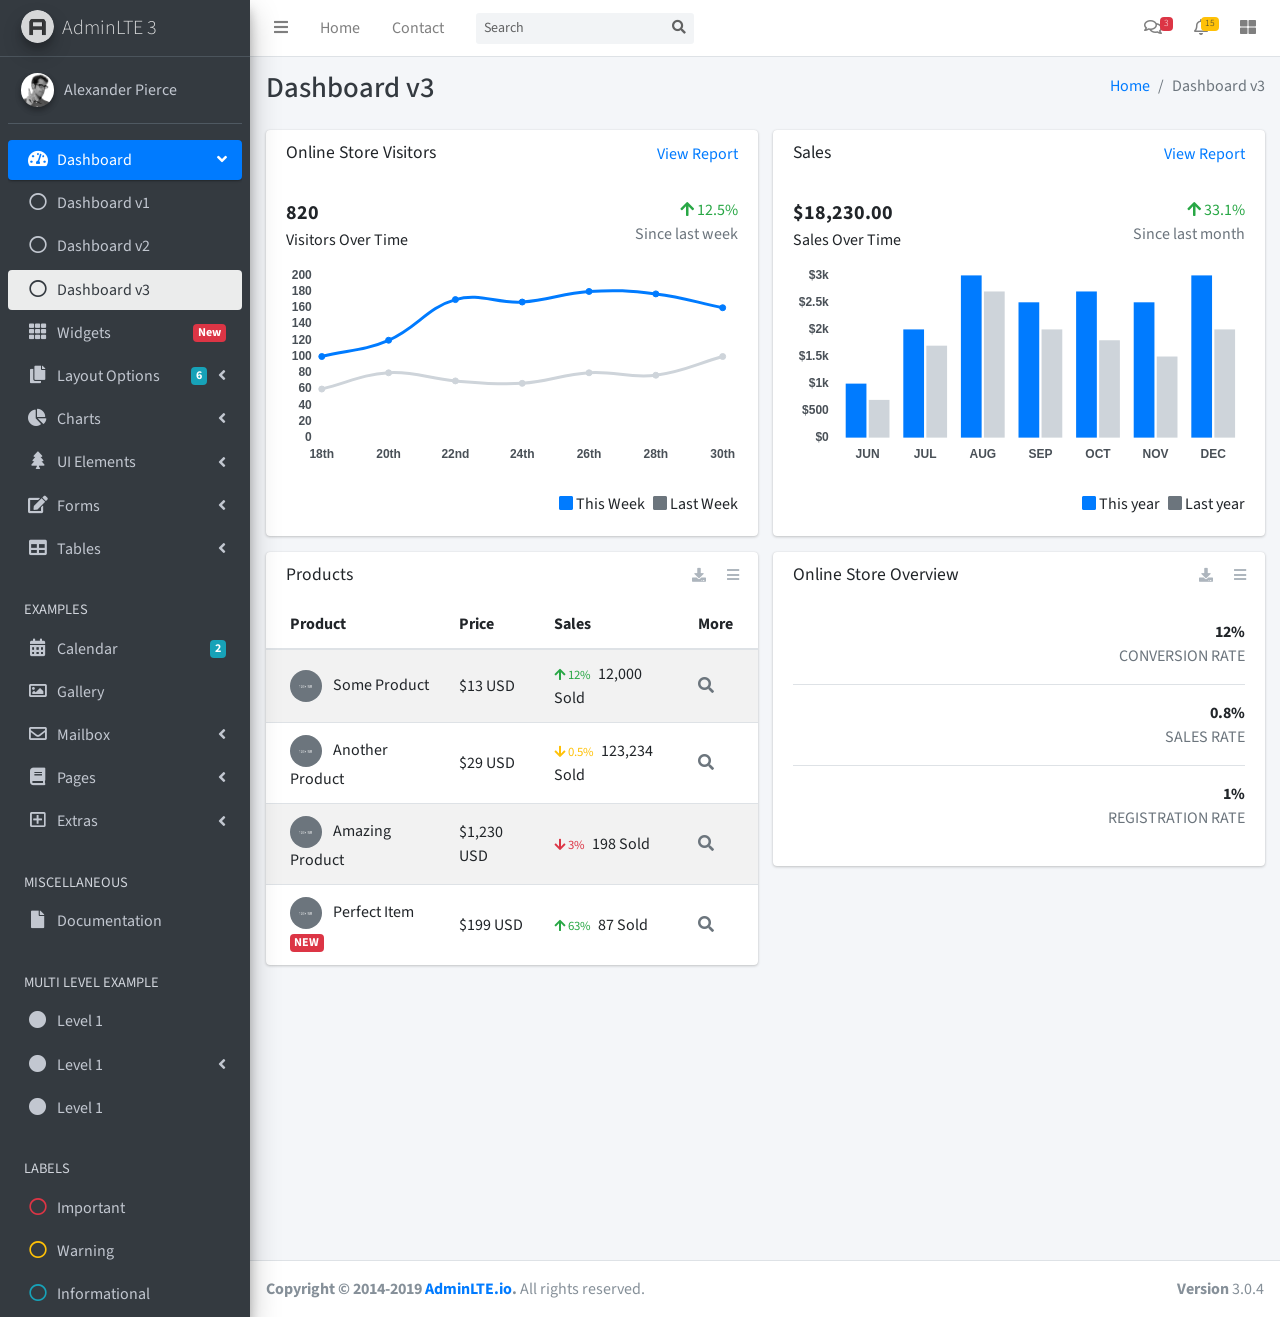
<file: Admin/index3.html>
<!DOCTYPE html>
<html lang="en">
<head>
  <meta charset="utf-8">
  <meta name="viewport" content="width=device-width, initial-scale=1">
  <meta http-equiv="x-ua-compatible" content="ie=edge">

  <title>AdminLTE 3 | Dashboard 3</title>

  <!-- Font Awesome Icons -->
  <link rel="stylesheet" href="plugins/fontawesome-free/css/all.min.css">
  <!-- IonIcons -->
  <link rel="stylesheet" href="http://code.ionicframework.com/ionicons/2.0.1/css/ionicons.min.css">
  <!-- Theme style -->
  <link rel="stylesheet" href="dist/css/adminlte.min.css">
  <!-- Google Font: Source Sans Pro -->
  <link href="https://fonts.googleapis.com/css?family=Source+Sans+Pro:300,400,400i,700" rel="stylesheet">
</head>
<!--
BODY TAG OPTIONS:
=================
Apply one or more of the following classes to to the body tag
to get the desired effect
|---------------------------------------------------------|
|LAYOUT OPTIONS | sidebar-collapse                        |
|               | sidebar-mini                            |
|---------------------------------------------------------|
-->
<body class="hold-transition sidebar-mini">
<div class="wrapper">
  <!-- Navbar -->
  <nav class="main-header navbar navbar-expand navbar-white navbar-light">
    <!-- Left navbar links -->
    <ul class="navbar-nav">
      <li class="nav-item">
        <a class="nav-link" data-widget="pushmenu" href="#" role="button"><i class="fas fa-bars"></i></a>
      </li>
      <li class="nav-item d-none d-sm-inline-block">
        <a href="index3.html" class="nav-link">Home</a>
      </li>
      <li class="nav-item d-none d-sm-inline-block">
        <a href="#" class="nav-link">Contact</a>
      </li>
    </ul>

    <!-- SEARCH FORM -->
    <form class="form-inline ml-3">
      <div class="input-group input-group-sm">
        <input class="form-control form-control-navbar" type="search" placeholder="Search" aria-label="Search">
        <div class="input-group-append">
          <button class="btn btn-navbar" type="submit">
            <i class="fas fa-search"></i>
          </button>
        </div>
      </div>
    </form>

    <!-- Right navbar links -->
    <ul class="navbar-nav ml-auto">
      <!-- Messages Dropdown Menu -->
      <li class="nav-item dropdown">
        <a class="nav-link" data-toggle="dropdown" href="#">
          <i class="far fa-comments"></i>
          <span class="badge badge-danger navbar-badge">3</span>
        </a>
        <div class="dropdown-menu dropdown-menu-lg dropdown-menu-right">
          <a href="#" class="dropdown-item">
            <!-- Message Start -->
            <div class="media">
              <img src="dist/img/user1-128x128.jpg" alt="User Avatar" class="img-size-50 mr-3 img-circle">
              <div class="media-body">
                <h3 class="dropdown-item-title">
                  Brad Diesel
                  <span class="float-right text-sm text-danger"><i class="fas fa-star"></i></span>
                </h3>
                <p class="text-sm">Call me whenever you can...</p>
                <p class="text-sm text-muted"><i class="far fa-clock mr-1"></i> 4 Hours Ago</p>
              </div>
            </div>
            <!-- Message End -->
          </a>
          <div class="dropdown-divider"></div>
          <a href="#" class="dropdown-item">
            <!-- Message Start -->
            <div class="media">
              <img src="dist/img/user8-128x128.jpg" alt="User Avatar" class="img-size-50 img-circle mr-3">
              <div class="media-body">
                <h3 class="dropdown-item-title">
                  John Pierce
                  <span class="float-right text-sm text-muted"><i class="fas fa-star"></i></span>
                </h3>
                <p class="text-sm">I got your message bro</p>
                <p class="text-sm text-muted"><i class="far fa-clock mr-1"></i> 4 Hours Ago</p>
              </div>
            </div>
            <!-- Message End -->
          </a>
          <div class="dropdown-divider"></div>
          <a href="#" class="dropdown-item">
            <!-- Message Start -->
            <div class="media">
              <img src="dist/img/user3-128x128.jpg" alt="User Avatar" class="img-size-50 img-circle mr-3">
              <div class="media-body">
                <h3 class="dropdown-item-title">
                  Nora Silvester
                  <span class="float-right text-sm text-warning"><i class="fas fa-star"></i></span>
                </h3>
                <p class="text-sm">The subject goes here</p>
                <p class="text-sm text-muted"><i class="far fa-clock mr-1"></i> 4 Hours Ago</p>
              </div>
            </div>
            <!-- Message End -->
          </a>
          <div class="dropdown-divider"></div>
          <a href="#" class="dropdown-item dropdown-footer">See All Messages</a>
        </div>
      </li>
      <!-- Notifications Dropdown Menu -->
      <li class="nav-item dropdown">
        <a class="nav-link" data-toggle="dropdown" href="#">
          <i class="far fa-bell"></i>
          <span class="badge badge-warning navbar-badge">15</span>
        </a>
        <div class="dropdown-menu dropdown-menu-lg dropdown-menu-right">
          <span class="dropdown-item dropdown-header">15 Notifications</span>
          <div class="dropdown-divider"></div>
          <a href="#" class="dropdown-item">
            <i class="fas fa-envelope mr-2"></i> 4 new messages
            <span class="float-right text-muted text-sm">3 mins</span>
          </a>
          <div class="dropdown-divider"></div>
          <a href="#" class="dropdown-item">
            <i class="fas fa-users mr-2"></i> 8 friend requests
            <span class="float-right text-muted text-sm">12 hours</span>
          </a>
          <div class="dropdown-divider"></div>
          <a href="#" class="dropdown-item">
            <i class="fas fa-file mr-2"></i> 3 new reports
            <span class="float-right text-muted text-sm">2 days</span>
          </a>
          <div class="dropdown-divider"></div>
          <a href="#" class="dropdown-item dropdown-footer">See All Notifications</a>
        </div>
      </li>
      <li class="nav-item">
        <a class="nav-link" data-widget="control-sidebar" data-slide="true" href="#" role="button"><i
            class="fas fa-th-large"></i></a>
      </li>
    </ul>
  </nav>
  <!-- /.navbar -->

  <!-- Main Sidebar Container -->
  <aside class="main-sidebar sidebar-dark-primary elevation-4">
    <!-- Brand Logo -->
    <a href="index3.html" class="brand-link">
      <img src="dist/img/AdminLTELogo.png" alt="AdminLTE Logo" class="brand-image img-circle elevation-3"
           style="opacity: .8">
      <span class="brand-text font-weight-light">AdminLTE 3</span>
    </a>

    <!-- Sidebar -->
    <div class="sidebar">
      <!-- Sidebar user panel (optional) -->
      <div class="user-panel mt-3 pb-3 mb-3 d-flex">
        <div class="image">
          <img src="dist/img/user2-160x160.jpg" class="img-circle elevation-2" alt="User Image">
        </div>
        <div class="info">
          <a href="#" class="d-block">Alexander Pierce</a>
        </div>
      </div>

      <!-- Sidebar Menu -->
      <nav class="mt-2">
        <ul class="nav nav-pills nav-sidebar flex-column" data-widget="treeview" role="menu" data-accordion="false">
          <!-- Add icons to the links using the .nav-icon class
               with font-awesome or any other icon font library -->
          <li class="nav-item has-treeview menu-open">
            <a href="#" class="nav-link active">
              <i class="nav-icon fas fa-tachometer-alt"></i>
              <p>
                Dashboard
                <i class="right fas fa-angle-left"></i>
              </p>
            </a>
            <ul class="nav nav-treeview">
              <li class="nav-item">
                <a href="./index.html" class="nav-link">
                  <i class="far fa-circle nav-icon"></i>
                  <p>Dashboard v1</p>
                </a>
              </li>
              <li class="nav-item">
                <a href="./index2.html" class="nav-link">
                  <i class="far fa-circle nav-icon"></i>
                  <p>Dashboard v2</p>
                </a>
              </li>
              <li class="nav-item">
                <a href="./index3.html" class="nav-link active">
                  <i class="far fa-circle nav-icon"></i>
                  <p>Dashboard v3</p>
                </a>
              </li>
            </ul>
          </li>
          <li class="nav-item">
            <a href="pages/widgets.html" class="nav-link">
              <i class="nav-icon fas fa-th"></i>
              <p>
                Widgets
                <span class="right badge badge-danger">New</span>
              </p>
            </a>
          </li>
          <li class="nav-item has-treeview">
            <a href="#" class="nav-link">
              <i class="nav-icon fas fa-copy"></i>
              <p>
                Layout Options
                <i class="fas fa-angle-left right"></i>
                <span class="badge badge-info right">6</span>
              </p>
            </a>
            <ul class="nav nav-treeview">
              <li class="nav-item">
                <a href="pages/layout/top-nav.html" class="nav-link">
                  <i class="far fa-circle nav-icon"></i>
                  <p>Top Navigation</p>
                </a>
              </li>
              <li class="nav-item">
                <a href="pages/layout/top-nav-sidebar.html" class="nav-link">
                  <i class="far fa-circle nav-icon"></i>
                  <p>Top Navigation + Sidebar</p>
                </a>
              </li>
              <li class="nav-item">
                <a href="pages/layout/boxed.html" class="nav-link">
                  <i class="far fa-circle nav-icon"></i>
                  <p>Boxed</p>
                </a>
              </li>
              <li class="nav-item">
                <a href="pages/layout/fixed-sidebar.html" class="nav-link">
                  <i class="far fa-circle nav-icon"></i>
                  <p>Fixed Sidebar</p>
                </a>
              </li>
              <li class="nav-item">
                <a href="pages/layout/fixed-topnav.html" class="nav-link">
                  <i class="far fa-circle nav-icon"></i>
                  <p>Fixed Navbar</p>
                </a>
              </li>
              <li class="nav-item">
                <a href="pages/layout/fixed-footer.html" class="nav-link">
                  <i class="far fa-circle nav-icon"></i>
                  <p>Fixed Footer</p>
                </a>
              </li>
              <li class="nav-item">
                <a href="pages/layout/collapsed-sidebar.html" class="nav-link">
                  <i class="far fa-circle nav-icon"></i>
                  <p>Collapsed Sidebar</p>
                </a>
              </li>
            </ul>
          </li>
          <li class="nav-item has-treeview">
            <a href="#" class="nav-link">
              <i class="nav-icon fas fa-chart-pie"></i>
              <p>
                Charts
                <i class="right fas fa-angle-left"></i>
              </p>
            </a>
            <ul class="nav nav-treeview">
              <li class="nav-item">
                <a href="pages/charts/chartjs.html" class="nav-link">
                  <i class="far fa-circle nav-icon"></i>
                  <p>ChartJS</p>
                </a>
              </li>
              <li class="nav-item">
                <a href="pages/charts/flot.html" class="nav-link">
                  <i class="far fa-circle nav-icon"></i>
                  <p>Flot</p>
                </a>
              </li>
              <li class="nav-item">
                <a href="pages/charts/inline.html" class="nav-link">
                  <i class="far fa-circle nav-icon"></i>
                  <p>Inline</p>
                </a>
              </li>
            </ul>
          </li>
          <li class="nav-item has-treeview">
            <a href="#" class="nav-link">
              <i class="nav-icon fas fa-tree"></i>
              <p>
                UI Elements
                <i class="fas fa-angle-left right"></i>
              </p>
            </a>
            <ul class="nav nav-treeview">
              <li class="nav-item">
                <a href="pages/UI/general.html" class="nav-link">
                  <i class="far fa-circle nav-icon"></i>
                  <p>General</p>
                </a>
              </li>
              <li class="nav-item">
                <a href="pages/UI/icons.html" class="nav-link">
                  <i class="far fa-circle nav-icon"></i>
                  <p>Icons</p>
                </a>
              </li>
              <li class="nav-item">
                <a href="pages/UI/buttons.html" class="nav-link">
                  <i class="far fa-circle nav-icon"></i>
                  <p>Buttons</p>
                </a>
              </li>
              <li class="nav-item">
                <a href="pages/UI/sliders.html" class="nav-link">
                  <i class="far fa-circle nav-icon"></i>
                  <p>Sliders</p>
                </a>
              </li>
              <li class="nav-item">
                <a href="pages/UI/modals.html" class="nav-link">
                  <i class="far fa-circle nav-icon"></i>
                  <p>Modals & Alerts</p>
                </a>
              </li>
              <li class="nav-item">
                <a href="pages/UI/navbar.html" class="nav-link">
                  <i class="far fa-circle nav-icon"></i>
                  <p>Navbar & Tabs</p>
                </a>
              </li>
              <li class="nav-item">
                <a href="pages/UI/timeline.html" class="nav-link">
                  <i class="far fa-circle nav-icon"></i>
                  <p>Timeline</p>
                </a>
              </li>
              <li class="nav-item">
                <a href="pages/UI/ribbons.html" class="nav-link">
                  <i class="far fa-circle nav-icon"></i>
                  <p>Ribbons</p>
                </a>
              </li>
            </ul>
          </li>
          <li class="nav-item has-treeview">
            <a href="#" class="nav-link">
              <i class="nav-icon fas fa-edit"></i>
              <p>
                Forms
                <i class="fas fa-angle-left right"></i>
              </p>
            </a>
            <ul class="nav nav-treeview">
              <li class="nav-item">
                <a href="pages/forms/general.html" class="nav-link">
                  <i class="far fa-circle nav-icon"></i>
                  <p>General Elements</p>
                </a>
              </li>
              <li class="nav-item">
                <a href="pages/forms/advanced.html" class="nav-link">
                  <i class="far fa-circle nav-icon"></i>
                  <p>Advanced Elements</p>
                </a>
              </li>
              <li class="nav-item">
                <a href="pages/forms/editors.html" class="nav-link">
                  <i class="far fa-circle nav-icon"></i>
                  <p>Editors</p>
                </a>
              </li>
              <li class="nav-item">
                <a href="pages/forms/validation.html" class="nav-link">
                  <i class="far fa-circle nav-icon"></i>
                  <p>Validation</p>
                </a>
              </li>
            </ul>
          </li>
          <li class="nav-item has-treeview">
            <a href="#" class="nav-link">
              <i class="nav-icon fas fa-table"></i>
              <p>
                Tables
                <i class="fas fa-angle-left right"></i>
              </p>
            </a>
            <ul class="nav nav-treeview">
              <li class="nav-item">
                <a href="pages/tables/simple.html" class="nav-link">
                  <i class="far fa-circle nav-icon"></i>
                  <p>Simple Tables</p>
                </a>
              </li>
              <li class="nav-item">
                <a href="pages/tables/data.html" class="nav-link">
                  <i class="far fa-circle nav-icon"></i>
                  <p>DataTables</p>
                </a>
              </li>
              <li class="nav-item">
                <a href="pages/tables/jsgrid.html" class="nav-link">
                  <i class="far fa-circle nav-icon"></i>
                  <p>jsGrid</p>
                </a>
              </li>
            </ul>
          </li>
          <li class="nav-header">EXAMPLES</li>
          <li class="nav-item">
            <a href="pages/calendar.html" class="nav-link">
              <i class="nav-icon fas fa-calendar-alt"></i>
              <p>
                Calendar
                <span class="badge badge-info right">2</span>
              </p>
            </a>
          </li>
          <li class="nav-item">
            <a href="pages/gallery.html" class="nav-link">
              <i class="nav-icon far fa-image"></i>
              <p>
                Gallery
              </p>
            </a>
          </li>
          <li class="nav-item has-treeview">
            <a href="#" class="nav-link">
              <i class="nav-icon far fa-envelope"></i>
              <p>
                Mailbox
                <i class="fas fa-angle-left right"></i>
              </p>
            </a>
            <ul class="nav nav-treeview">
              <li class="nav-item">
                <a href="pages/mailbox/mailbox.html" class="nav-link">
                  <i class="far fa-circle nav-icon"></i>
                  <p>Inbox</p>
                </a>
              </li>
              <li class="nav-item">
                <a href="pages/mailbox/compose.html" class="nav-link">
                  <i class="far fa-circle nav-icon"></i>
                  <p>Compose</p>
                </a>
              </li>
              <li class="nav-item">
                <a href="pages/mailbox/read-mail.html" class="nav-link">
                  <i class="far fa-circle nav-icon"></i>
                  <p>Read</p>
                </a>
              </li>
            </ul>
          </li>
          <li class="nav-item has-treeview">
            <a href="#" class="nav-link">
              <i class="nav-icon fas fa-book"></i>
              <p>
                Pages
                <i class="fas fa-angle-left right"></i>
              </p>
            </a>
            <ul class="nav nav-treeview">
              <li class="nav-item">
                <a href="pages/examples/invoice.html" class="nav-link">
                  <i class="far fa-circle nav-icon"></i>
                  <p>Invoice</p>
                </a>
              </li>
              <li class="nav-item">
                <a href="pages/examples/profile.html" class="nav-link">
                  <i class="far fa-circle nav-icon"></i>
                  <p>Profile</p>
                </a>
              </li>
              <li class="nav-item">
                <a href="pages/examples/e-commerce.html" class="nav-link">
                  <i class="far fa-circle nav-icon"></i>
                  <p>E-commerce</p>
                </a>
              </li>
              <li class="nav-item">
                <a href="pages/examples/projects.html" class="nav-link">
                  <i class="far fa-circle nav-icon"></i>
                  <p>Projects</p>
                </a>
              </li>
              <li class="nav-item">
                <a href="pages/examples/project-add.html" class="nav-link">
                  <i class="far fa-circle nav-icon"></i>
                  <p>Project Add</p>
                </a>
              </li>
              <li class="nav-item">
                <a href="pages/examples/project-edit.html" class="nav-link">
                  <i class="far fa-circle nav-icon"></i>
                  <p>Project Edit</p>
                </a>
              </li>
              <li class="nav-item">
                <a href="pages/examples/project-detail.html" class="nav-link">
                  <i class="far fa-circle nav-icon"></i>
                  <p>Project Detail</p>
                </a>
              </li>
              <li class="nav-item">
                <a href="pages/examples/contacts.html" class="nav-link">
                  <i class="far fa-circle nav-icon"></i>
                  <p>Contacts</p>
                </a>
              </li>
            </ul>
          </li>
          <li class="nav-item has-treeview">
            <a href="#" class="nav-link">
              <i class="nav-icon far fa-plus-square"></i>
              <p>
                Extras
                <i class="fas fa-angle-left right"></i>
              </p>
            </a>
            <ul class="nav nav-treeview">
              <li class="nav-item">
                <a href="pages/examples/login.html" class="nav-link">
                  <i class="far fa-circle nav-icon"></i>
                  <p>Login</p>
                </a>
              </li>
              <li class="nav-item">
                <a href="pages/examples/register.html" class="nav-link">
                  <i class="far fa-circle nav-icon"></i>
                  <p>Register</p>
                </a>
              </li>
              <li class="nav-item">
                <a href="pages/examples/forgot-password.html" class="nav-link">
                  <i class="far fa-circle nav-icon"></i>
                  <p>Forgot Password</p>
                </a>
              </li>
              <li class="nav-item">
                <a href="pages/examples/recover-password.html" class="nav-link">
                  <i class="far fa-circle nav-icon"></i>
                  <p>Recover Password</p>
                </a>
              </li>
              <li class="nav-item">
                <a href="pages/examples/lockscreen.html" class="nav-link">
                  <i class="far fa-circle nav-icon"></i>
                  <p>Lockscreen</p>
                </a>
              </li>
              <li class="nav-item">
                <a href="pages/examples/legacy-user-menu.html" class="nav-link">
                  <i class="far fa-circle nav-icon"></i>
                  <p>Legacy User Menu</p>
                </a>
              </li>
              <li class="nav-item">
                <a href="pages/examples/language-menu.html" class="nav-link">
                  <i class="far fa-circle nav-icon"></i>
                  <p>Language Menu</p>
                </a>
              </li>
              <li class="nav-item">
                <a href="pages/examples/404.html" class="nav-link">
                  <i class="far fa-circle nav-icon"></i>
                  <p>Error 404</p>
                </a>
              </li>
              <li class="nav-item">
                <a href="pages/examples/500.html" class="nav-link">
                  <i class="far fa-circle nav-icon"></i>
                  <p>Error 500</p>
                </a>
              </li>
              <li class="nav-item">
                <a href="pages/examples/pace.html" class="nav-link">
                  <i class="far fa-circle nav-icon"></i>
                  <p>Pace</p>
                </a>
              </li>
              <li class="nav-item">
                <a href="pages/examples/blank.html" class="nav-link">
                  <i class="far fa-circle nav-icon"></i>
                  <p>Blank Page</p>
                </a>
              </li>
              <li class="nav-item">
                <a href="starter.html" class="nav-link">
                  <i class="far fa-circle nav-icon"></i>
                  <p>Starter Page</p>
                </a>
              </li>
            </ul>
          </li>
          <li class="nav-header">MISCELLANEOUS</li>
          <li class="nav-item">
            <a href="https://adminlte.io/docs/3.0" class="nav-link">
              <i class="nav-icon fas fa-file"></i>
              <p>Documentation</p>
            </a>
          </li>
          <li class="nav-header">MULTI LEVEL EXAMPLE</li>
          <li class="nav-item">
            <a href="#" class="nav-link">
              <i class="fas fa-circle nav-icon"></i>
              <p>Level 1</p>
            </a>
          </li>
          <li class="nav-item has-treeview">
            <a href="#" class="nav-link">
              <i class="nav-icon fas fa-circle"></i>
              <p>
                Level 1
                <i class="right fas fa-angle-left"></i>
              </p>
            </a>
            <ul class="nav nav-treeview">
              <li class="nav-item">
                <a href="#" class="nav-link">
                  <i class="far fa-circle nav-icon"></i>
                  <p>Level 2</p>
                </a>
              </li>
              <li class="nav-item has-treeview">
                <a href="#" class="nav-link">
                  <i class="far fa-circle nav-icon"></i>
                  <p>
                    Level 2
                    <i class="right fas fa-angle-left"></i>
                  </p>
                </a>
                <ul class="nav nav-treeview">
                  <li class="nav-item">
                    <a href="#" class="nav-link">
                      <i class="far fa-dot-circle nav-icon"></i>
                      <p>Level 3</p>
                    </a>
                  </li>
                  <li class="nav-item">
                    <a href="#" class="nav-link">
                      <i class="far fa-dot-circle nav-icon"></i>
                      <p>Level 3</p>
                    </a>
                  </li>
                  <li class="nav-item">
                    <a href="#" class="nav-link">
                      <i class="far fa-dot-circle nav-icon"></i>
                      <p>Level 3</p>
                    </a>
                  </li>
                </ul>
              </li>
              <li class="nav-item">
                <a href="#" class="nav-link">
                  <i class="far fa-circle nav-icon"></i>
                  <p>Level 2</p>
                </a>
              </li>
            </ul>
          </li>
          <li class="nav-item">
            <a href="#" class="nav-link">
              <i class="fas fa-circle nav-icon"></i>
              <p>Level 1</p>
            </a>
          </li>
          <li class="nav-header">LABELS</li>
          <li class="nav-item">
            <a href="#" class="nav-link">
              <i class="nav-icon far fa-circle text-danger"></i>
              <p class="text">Important</p>
            </a>
          </li>
          <li class="nav-item">
            <a href="#" class="nav-link">
              <i class="nav-icon far fa-circle text-warning"></i>
              <p>Warning</p>
            </a>
          </li>
          <li class="nav-item">
            <a href="#" class="nav-link">
              <i class="nav-icon far fa-circle text-info"></i>
              <p>Informational</p>
            </a>
          </li>
        </ul>
      </nav>
      <!-- /.sidebar-menu -->
    </div>
    <!-- /.sidebar -->
  </aside>

  <!-- Content Wrapper. Contains page content -->
  <div class="content-wrapper">
    <!-- Content Header (Page header) -->
    <div class="content-header">
      <div class="container-fluid">
        <div class="row mb-2">
          <div class="col-sm-6">
            <h1 class="m-0 text-dark">Dashboard v3</h1>
          </div><!-- /.col -->
          <div class="col-sm-6">
            <ol class="breadcrumb float-sm-right">
              <li class="breadcrumb-item"><a href="#">Home</a></li>
              <li class="breadcrumb-item active">Dashboard v3</li>
            </ol>
          </div><!-- /.col -->
        </div><!-- /.row -->
      </div><!-- /.container-fluid -->
    </div>
    <!-- /.content-header -->

    <!-- Main content -->
    <div class="content">
      <div class="container-fluid">
        <div class="row">
          <div class="col-lg-6">
            <div class="card">
              <div class="card-header border-0">
                <div class="d-flex justify-content-between">
                  <h3 class="card-title">Online Store Visitors</h3>
                  <a href="javascript:void(0);">View Report</a>
                </div>
              </div>
              <div class="card-body">
                <div class="d-flex">
                  <p class="d-flex flex-column">
                    <span class="text-bold text-lg">820</span>
                    <span>Visitors Over Time</span>
                  </p>
                  <p class="ml-auto d-flex flex-column text-right">
                    <span class="text-success">
                      <i class="fas fa-arrow-up"></i> 12.5%
                    </span>
                    <span class="text-muted">Since last week</span>
                  </p>
                </div>
                <!-- /.d-flex -->

                <div class="position-relative mb-4">
                  <canvas id="visitors-chart" height="200"></canvas>
                </div>

                <div class="d-flex flex-row justify-content-end">
                  <span class="mr-2">
                    <i class="fas fa-square text-primary"></i> This Week
                  </span>

                  <span>
                    <i class="fas fa-square text-gray"></i> Last Week
                  </span>
                </div>
              </div>
            </div>
            <!-- /.card -->

            <div class="card">
              <div class="card-header border-0">
                <h3 class="card-title">Products</h3>
                <div class="card-tools">
                  <a href="#" class="btn btn-tool btn-sm">
                    <i class="fas fa-download"></i>
                  </a>
                  <a href="#" class="btn btn-tool btn-sm">
                    <i class="fas fa-bars"></i>
                  </a>
                </div>
              </div>
              <div class="card-body table-responsive p-0">
                <table class="table table-striped table-valign-middle">
                  <thead>
                  <tr>
                    <th>Product</th>
                    <th>Price</th>
                    <th>Sales</th>
                    <th>More</th>
                  </tr>
                  </thead>
                  <tbody>
                  <tr>
                    <td>
                      <img src="dist/img/default-150x150.png" alt="Product 1" class="img-circle img-size-32 mr-2">
                      Some Product
                    </td>
                    <td>$13 USD</td>
                    <td>
                      <small class="text-success mr-1">
                        <i class="fas fa-arrow-up"></i>
                        12%
                      </small>
                      12,000 Sold
                    </td>
                    <td>
                      <a href="#" class="text-muted">
                        <i class="fas fa-search"></i>
                      </a>
                    </td>
                  </tr>
                  <tr>
                    <td>
                      <img src="dist/img/default-150x150.png" alt="Product 1" class="img-circle img-size-32 mr-2">
                      Another Product
                    </td>
                    <td>$29 USD</td>
                    <td>
                      <small class="text-warning mr-1">
                        <i class="fas fa-arrow-down"></i>
                        0.5%
                      </small>
                      123,234 Sold
                    </td>
                    <td>
                      <a href="#" class="text-muted">
                        <i class="fas fa-search"></i>
                      </a>
                    </td>
                  </tr>
                  <tr>
                    <td>
                      <img src="dist/img/default-150x150.png" alt="Product 1" class="img-circle img-size-32 mr-2">
                      Amazing Product
                    </td>
                    <td>$1,230 USD</td>
                    <td>
                      <small class="text-danger mr-1">
                        <i class="fas fa-arrow-down"></i>
                        3%
                      </small>
                      198 Sold
                    </td>
                    <td>
                      <a href="#" class="text-muted">
                        <i class="fas fa-search"></i>
                      </a>
                    </td>
                  </tr>
                  <tr>
                    <td>
                      <img src="dist/img/default-150x150.png" alt="Product 1" class="img-circle img-size-32 mr-2">
                      Perfect Item
                      <span class="badge bg-danger">NEW</span>
                    </td>
                    <td>$199 USD</td>
                    <td>
                      <small class="text-success mr-1">
                        <i class="fas fa-arrow-up"></i>
                        63%
                      </small>
                      87 Sold
                    </td>
                    <td>
                      <a href="#" class="text-muted">
                        <i class="fas fa-search"></i>
                      </a>
                    </td>
                  </tr>
                  </tbody>
                </table>
              </div>
            </div>
            <!-- /.card -->
          </div>
          <!-- /.col-md-6 -->
          <div class="col-lg-6">
            <div class="card">
              <div class="card-header border-0">
                <div class="d-flex justify-content-between">
                  <h3 class="card-title">Sales</h3>
                  <a href="javascript:void(0);">View Report</a>
                </div>
              </div>
              <div class="card-body">
                <div class="d-flex">
                  <p class="d-flex flex-column">
                    <span class="text-bold text-lg">$18,230.00</span>
                    <span>Sales Over Time</span>
                  </p>
                  <p class="ml-auto d-flex flex-column text-right">
                    <span class="text-success">
                      <i class="fas fa-arrow-up"></i> 33.1%
                    </span>
                    <span class="text-muted">Since last month</span>
                  </p>
                </div>
                <!-- /.d-flex -->

                <div class="position-relative mb-4">
                  <canvas id="sales-chart" height="200"></canvas>
                </div>

                <div class="d-flex flex-row justify-content-end">
                  <span class="mr-2">
                    <i class="fas fa-square text-primary"></i> This year
                  </span>

                  <span>
                    <i class="fas fa-square text-gray"></i> Last year
                  </span>
                </div>
              </div>
            </div>
            <!-- /.card -->

            <div class="card">
              <div class="card-header border-0">
                <h3 class="card-title">Online Store Overview</h3>
                <div class="card-tools">
                  <a href="#" class="btn btn-sm btn-tool">
                    <i class="fas fa-download"></i>
                  </a>
                  <a href="#" class="btn btn-sm btn-tool">
                    <i class="fas fa-bars"></i>
                  </a>
                </div>
              </div>
              <div class="card-body">
                <div class="d-flex justify-content-between align-items-center border-bottom mb-3">
                  <p class="text-success text-xl">
                    <i class="ion ion-ios-refresh-empty"></i>
                  </p>
                  <p class="d-flex flex-column text-right">
                    <span class="font-weight-bold">
                      <i class="ion ion-android-arrow-up text-success"></i> 12%
                    </span>
                    <span class="text-muted">CONVERSION RATE</span>
                  </p>
                </div>
                <!-- /.d-flex -->
                <div class="d-flex justify-content-between align-items-center border-bottom mb-3">
                  <p class="text-warning text-xl">
                    <i class="ion ion-ios-cart-outline"></i>
                  </p>
                  <p class="d-flex flex-column text-right">
                    <span class="font-weight-bold">
                      <i class="ion ion-android-arrow-up text-warning"></i> 0.8%
                    </span>
                    <span class="text-muted">SALES RATE</span>
                  </p>
                </div>
                <!-- /.d-flex -->
                <div class="d-flex justify-content-between align-items-center mb-0">
                  <p class="text-danger text-xl">
                    <i class="ion ion-ios-people-outline"></i>
                  </p>
                  <p class="d-flex flex-column text-right">
                    <span class="font-weight-bold">
                      <i class="ion ion-android-arrow-down text-danger"></i> 1%
                    </span>
                    <span class="text-muted">REGISTRATION RATE</span>
                  </p>
                </div>
                <!-- /.d-flex -->
              </div>
            </div>
          </div>
          <!-- /.col-md-6 -->
        </div>
        <!-- /.row -->
      </div>
      <!-- /.container-fluid -->
    </div>
    <!-- /.content -->
  </div>
  <!-- /.content-wrapper -->

  <!-- Control Sidebar -->
  <aside class="control-sidebar control-sidebar-dark">
    <!-- Control sidebar content goes here -->
  </aside>
  <!-- /.control-sidebar -->

  <!-- Main Footer -->
  <footer class="main-footer">
    <strong>Copyright &copy; 2014-2019 <a href="http://adminlte.io">AdminLTE.io</a>.</strong>
    All rights reserved.
    <div class="float-right d-none d-sm-inline-block">
      <b>Version</b> 3.0.4
    </div>
  </footer>
</div>
<!-- ./wrapper -->

<!-- REQUIRED SCRIPTS -->

<!-- jQuery -->
<script src="plugins/jquery/jquery.min.js"></script>
<!-- Bootstrap -->
<script src="plugins/bootstrap/js/bootstrap.bundle.min.js"></script>
<!-- AdminLTE -->
<script src="dist/js/adminlte.js"></script>

<!-- OPTIONAL SCRIPTS -->
<script src="plugins/chart.js/Chart.min.js"></script>
<script src="dist/js/demo.js"></script>
<script src="dist/js/pages/dashboard3.js"></script>
</body>
</html>
</file>
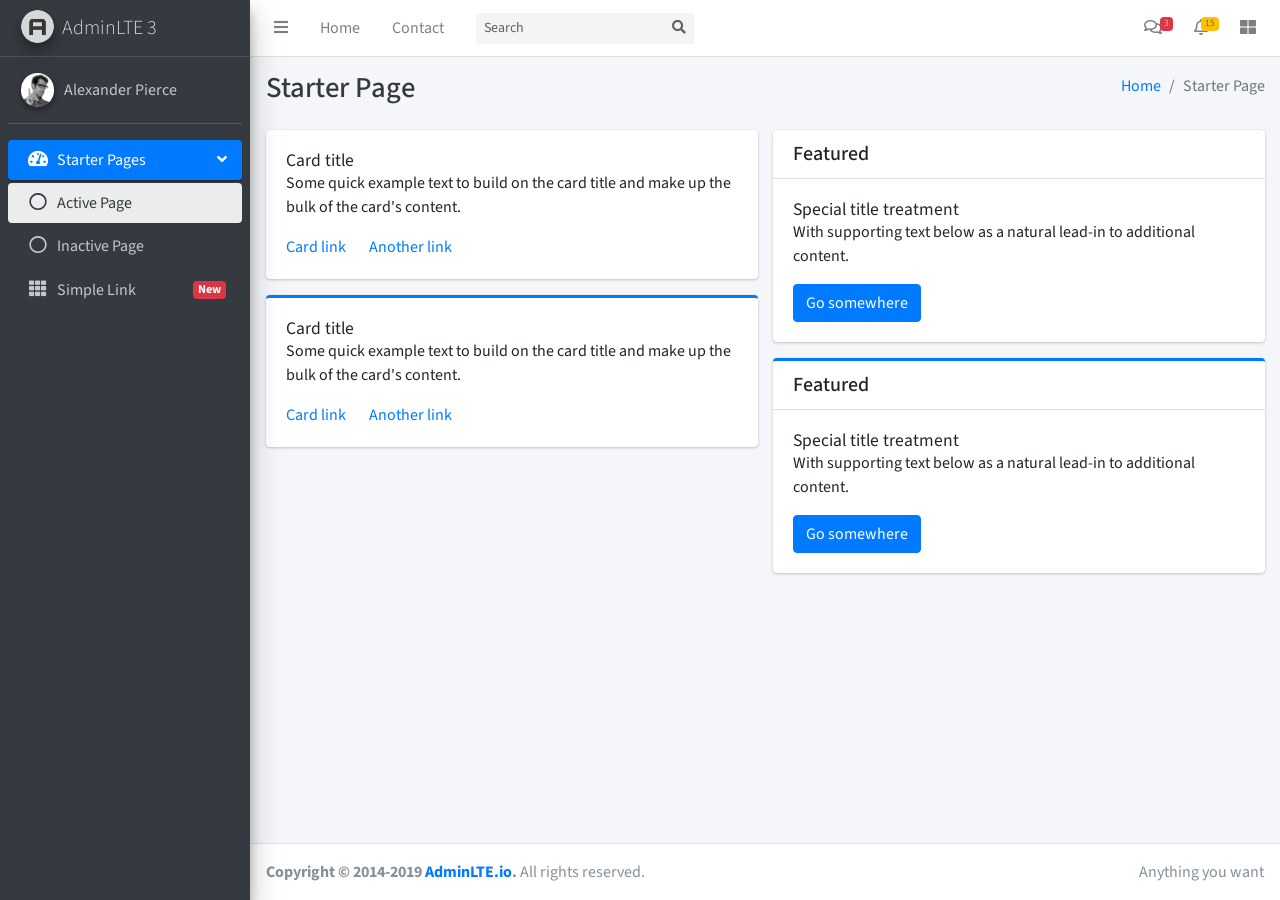
<file: Admin/starter.html>
<!DOCTYPE html>
<!--
This is a starter template page. Use this page to start your new project from
scratch. This page gets rid of all links and provides the needed markup only.
-->
<html lang="en">
<head>
  <meta charset="utf-8">
  <meta name="viewport" content="width=device-width, initial-scale=1">
  <meta http-equiv="x-ua-compatible" content="ie=edge">

  <title>AdminLTE 3 | Starter</title>

  <!-- Font Awesome Icons -->
  <link rel="stylesheet" href="plugins/fontawesome-free/css/all.min.css">
  <!-- Theme style -->
  <link rel="stylesheet" href="dist/css/adminlte.min.css">
  <!-- Google Font: Source Sans Pro -->
  <link href="https://fonts.googleapis.com/css?family=Source+Sans+Pro:300,400,400i,700" rel="stylesheet">
</head>
<body class="hold-transition sidebar-mini">
<div class="wrapper">

  <!-- Navbar -->
  <nav class="main-header navbar navbar-expand navbar-white navbar-light">
    <!-- Left navbar links -->
    <ul class="navbar-nav">
      <li class="nav-item">
        <a class="nav-link" data-widget="pushmenu" href="#" role="button"><i class="fas fa-bars"></i></a>
      </li>
      <li class="nav-item d-none d-sm-inline-block">
        <a href="index3.html" class="nav-link">Home</a>
      </li>
      <li class="nav-item d-none d-sm-inline-block">
        <a href="#" class="nav-link">Contact</a>
      </li>
    </ul>

    <!-- SEARCH FORM -->
    <form class="form-inline ml-3">
      <div class="input-group input-group-sm">
        <input class="form-control form-control-navbar" type="search" placeholder="Search" aria-label="Search">
        <div class="input-group-append">
          <button class="btn btn-navbar" type="submit">
            <i class="fas fa-search"></i>
          </button>
        </div>
      </div>
    </form>

    <!-- Right navbar links -->
    <ul class="navbar-nav ml-auto">
      <!-- Messages Dropdown Menu -->
      <li class="nav-item dropdown">
        <a class="nav-link" data-toggle="dropdown" href="#">
          <i class="far fa-comments"></i>
          <span class="badge badge-danger navbar-badge">3</span>
        </a>
        <div class="dropdown-menu dropdown-menu-lg dropdown-menu-right">
          <a href="#" class="dropdown-item">
            <!-- Message Start -->
            <div class="media">
              <img src="dist/img/user1-128x128.jpg" alt="User Avatar" class="img-size-50 mr-3 img-circle">
              <div class="media-body">
                <h3 class="dropdown-item-title">
                  Brad Diesel
                  <span class="float-right text-sm text-danger"><i class="fas fa-star"></i></span>
                </h3>
                <p class="text-sm">Call me whenever you can...</p>
                <p class="text-sm text-muted"><i class="far fa-clock mr-1"></i> 4 Hours Ago</p>
              </div>
            </div>
            <!-- Message End -->
          </a>
          <div class="dropdown-divider"></div>
          <a href="#" class="dropdown-item">
            <!-- Message Start -->
            <div class="media">
              <img src="dist/img/user8-128x128.jpg" alt="User Avatar" class="img-size-50 img-circle mr-3">
              <div class="media-body">
                <h3 class="dropdown-item-title">
                  John Pierce
                  <span class="float-right text-sm text-muted"><i class="fas fa-star"></i></span>
                </h3>
                <p class="text-sm">I got your message bro</p>
                <p class="text-sm text-muted"><i class="far fa-clock mr-1"></i> 4 Hours Ago</p>
              </div>
            </div>
            <!-- Message End -->
          </a>
          <div class="dropdown-divider"></div>
          <a href="#" class="dropdown-item">
            <!-- Message Start -->
            <div class="media">
              <img src="dist/img/user3-128x128.jpg" alt="User Avatar" class="img-size-50 img-circle mr-3">
              <div class="media-body">
                <h3 class="dropdown-item-title">
                  Nora Silvester
                  <span class="float-right text-sm text-warning"><i class="fas fa-star"></i></span>
                </h3>
                <p class="text-sm">The subject goes here</p>
                <p class="text-sm text-muted"><i class="far fa-clock mr-1"></i> 4 Hours Ago</p>
              </div>
            </div>
            <!-- Message End -->
          </a>
          <div class="dropdown-divider"></div>
          <a href="#" class="dropdown-item dropdown-footer">See All Messages</a>
        </div>
      </li>
      <!-- Notifications Dropdown Menu -->
      <li class="nav-item dropdown">
        <a class="nav-link" data-toggle="dropdown" href="#">
          <i class="far fa-bell"></i>
          <span class="badge badge-warning navbar-badge">15</span>
        </a>
        <div class="dropdown-menu dropdown-menu-lg dropdown-menu-right">
          <span class="dropdown-header">15 Notifications</span>
          <div class="dropdown-divider"></div>
          <a href="#" class="dropdown-item">
            <i class="fas fa-envelope mr-2"></i> 4 new messages
            <span class="float-right text-muted text-sm">3 mins</span>
          </a>
          <div class="dropdown-divider"></div>
          <a href="#" class="dropdown-item">
            <i class="fas fa-users mr-2"></i> 8 friend requests
            <span class="float-right text-muted text-sm">12 hours</span>
          </a>
          <div class="dropdown-divider"></div>
          <a href="#" class="dropdown-item">
            <i class="fas fa-file mr-2"></i> 3 new reports
            <span class="float-right text-muted text-sm">2 days</span>
          </a>
          <div class="dropdown-divider"></div>
          <a href="#" class="dropdown-item dropdown-footer">See All Notifications</a>
        </div>
      </li>
      <li class="nav-item">
        <a class="nav-link" data-widget="control-sidebar" data-slide="true" href="#" role="button"><i
            class="fas fa-th-large"></i></a>
      </li>
    </ul>
  </nav>
  <!-- /.navbar -->

  <!-- Main Sidebar Container -->
  <aside class="main-sidebar sidebar-dark-primary elevation-4">
    <!-- Brand Logo -->
    <a href="index3.html" class="brand-link">
      <img src="dist/img/AdminLTELogo.png" alt="AdminLTE Logo" class="brand-image img-circle elevation-3"
           style="opacity: .8">
      <span class="brand-text font-weight-light">AdminLTE 3</span>
    </a>

    <!-- Sidebar -->
    <div class="sidebar">
      <!-- Sidebar user panel (optional) -->
      <div class="user-panel mt-3 pb-3 mb-3 d-flex">
        <div class="image">
          <img src="dist/img/user2-160x160.jpg" class="img-circle elevation-2" alt="User Image">
        </div>
        <div class="info">
          <a href="#" class="d-block">Alexander Pierce</a>
        </div>
      </div>

      <!-- Sidebar Menu -->
      <nav class="mt-2">
        <ul class="nav nav-pills nav-sidebar flex-column" data-widget="treeview" role="menu" data-accordion="false">
          <!-- Add icons to the links using the .nav-icon class
               with font-awesome or any other icon font library -->
          <li class="nav-item has-treeview menu-open">
            <a href="#" class="nav-link active">
              <i class="nav-icon fas fa-tachometer-alt"></i>
              <p>
                Starter Pages
                <i class="right fas fa-angle-left"></i>
              </p>
            </a>
            <ul class="nav nav-treeview">
              <li class="nav-item">
                <a href="#" class="nav-link active">
                  <i class="far fa-circle nav-icon"></i>
                  <p>Active Page</p>
                </a>
              </li>
              <li class="nav-item">
                <a href="#" class="nav-link">
                  <i class="far fa-circle nav-icon"></i>
                  <p>Inactive Page</p>
                </a>
              </li>
            </ul>
          </li>
          <li class="nav-item">
            <a href="#" class="nav-link">
              <i class="nav-icon fas fa-th"></i>
              <p>
                Simple Link
                <span class="right badge badge-danger">New</span>
              </p>
            </a>
          </li>
        </ul>
      </nav>
      <!-- /.sidebar-menu -->
    </div>
    <!-- /.sidebar -->
  </aside>

  <!-- Content Wrapper. Contains page content -->
  <div class="content-wrapper">
    <!-- Content Header (Page header) -->
    <div class="content-header">
      <div class="container-fluid">
        <div class="row mb-2">
          <div class="col-sm-6">
            <h1 class="m-0 text-dark">Starter Page</h1>
          </div><!-- /.col -->
          <div class="col-sm-6">
            <ol class="breadcrumb float-sm-right">
              <li class="breadcrumb-item"><a href="#">Home</a></li>
              <li class="breadcrumb-item active">Starter Page</li>
            </ol>
          </div><!-- /.col -->
        </div><!-- /.row -->
      </div><!-- /.container-fluid -->
    </div>
    <!-- /.content-header -->

    <!-- Main content -->
    <div class="content">
      <div class="container-fluid">
        <div class="row">
          <div class="col-lg-6">
            <div class="card">
              <div class="card-body">
                <h5 class="card-title">Card title</h5>

                <p class="card-text">
                  Some quick example text to build on the card title and make up the bulk of the card's
                  content.
                </p>

                <a href="#" class="card-link">Card link</a>
                <a href="#" class="card-link">Another link</a>
              </div>
            </div>

            <div class="card card-primary card-outline">
              <div class="card-body">
                <h5 class="card-title">Card title</h5>

                <p class="card-text">
                  Some quick example text to build on the card title and make up the bulk of the card's
                  content.
                </p>
                <a href="#" class="card-link">Card link</a>
                <a href="#" class="card-link">Another link</a>
              </div>
            </div><!-- /.card -->
          </div>
          <!-- /.col-md-6 -->
          <div class="col-lg-6">
            <div class="card">
              <div class="card-header">
                <h5 class="m-0">Featured</h5>
              </div>
              <div class="card-body">
                <h6 class="card-title">Special title treatment</h6>

                <p class="card-text">With supporting text below as a natural lead-in to additional content.</p>
                <a href="#" class="btn btn-primary">Go somewhere</a>
              </div>
            </div>

            <div class="card card-primary card-outline">
              <div class="card-header">
                <h5 class="m-0">Featured</h5>
              </div>
              <div class="card-body">
                <h6 class="card-title">Special title treatment</h6>

                <p class="card-text">With supporting text below as a natural lead-in to additional content.</p>
                <a href="#" class="btn btn-primary">Go somewhere</a>
              </div>
            </div>
          </div>
          <!-- /.col-md-6 -->
        </div>
        <!-- /.row -->
      </div><!-- /.container-fluid -->
    </div>
    <!-- /.content -->
  </div>
  <!-- /.content-wrapper -->

  <!-- Control Sidebar -->
  <aside class="control-sidebar control-sidebar-dark">
    <!-- Control sidebar content goes here -->
    <div class="p-3">
      <h5>Title</h5>
      <p>Sidebar content</p>
    </div>
  </aside>
  <!-- /.control-sidebar -->

  <!-- Main Footer -->
  <footer class="main-footer">
    <!-- To the right -->
    <div class="float-right d-none d-sm-inline">
      Anything you want
    </div>
    <!-- Default to the left -->
    <strong>Copyright &copy; 2014-2019 <a href="https://adminlte.io">AdminLTE.io</a>.</strong> All rights reserved.
  </footer>
</div>
<!-- ./wrapper -->

<!-- REQUIRED SCRIPTS -->

<!-- jQuery -->
<script src="plugins/jquery/jquery.min.js"></script>
<!-- Bootstrap 4 -->
<script src="plugins/bootstrap/js/bootstrap.bundle.min.js"></script>
<!-- AdminLTE App -->
<script src="dist/js/adminlte.min.js"></script>
</body>
</html>
</file>
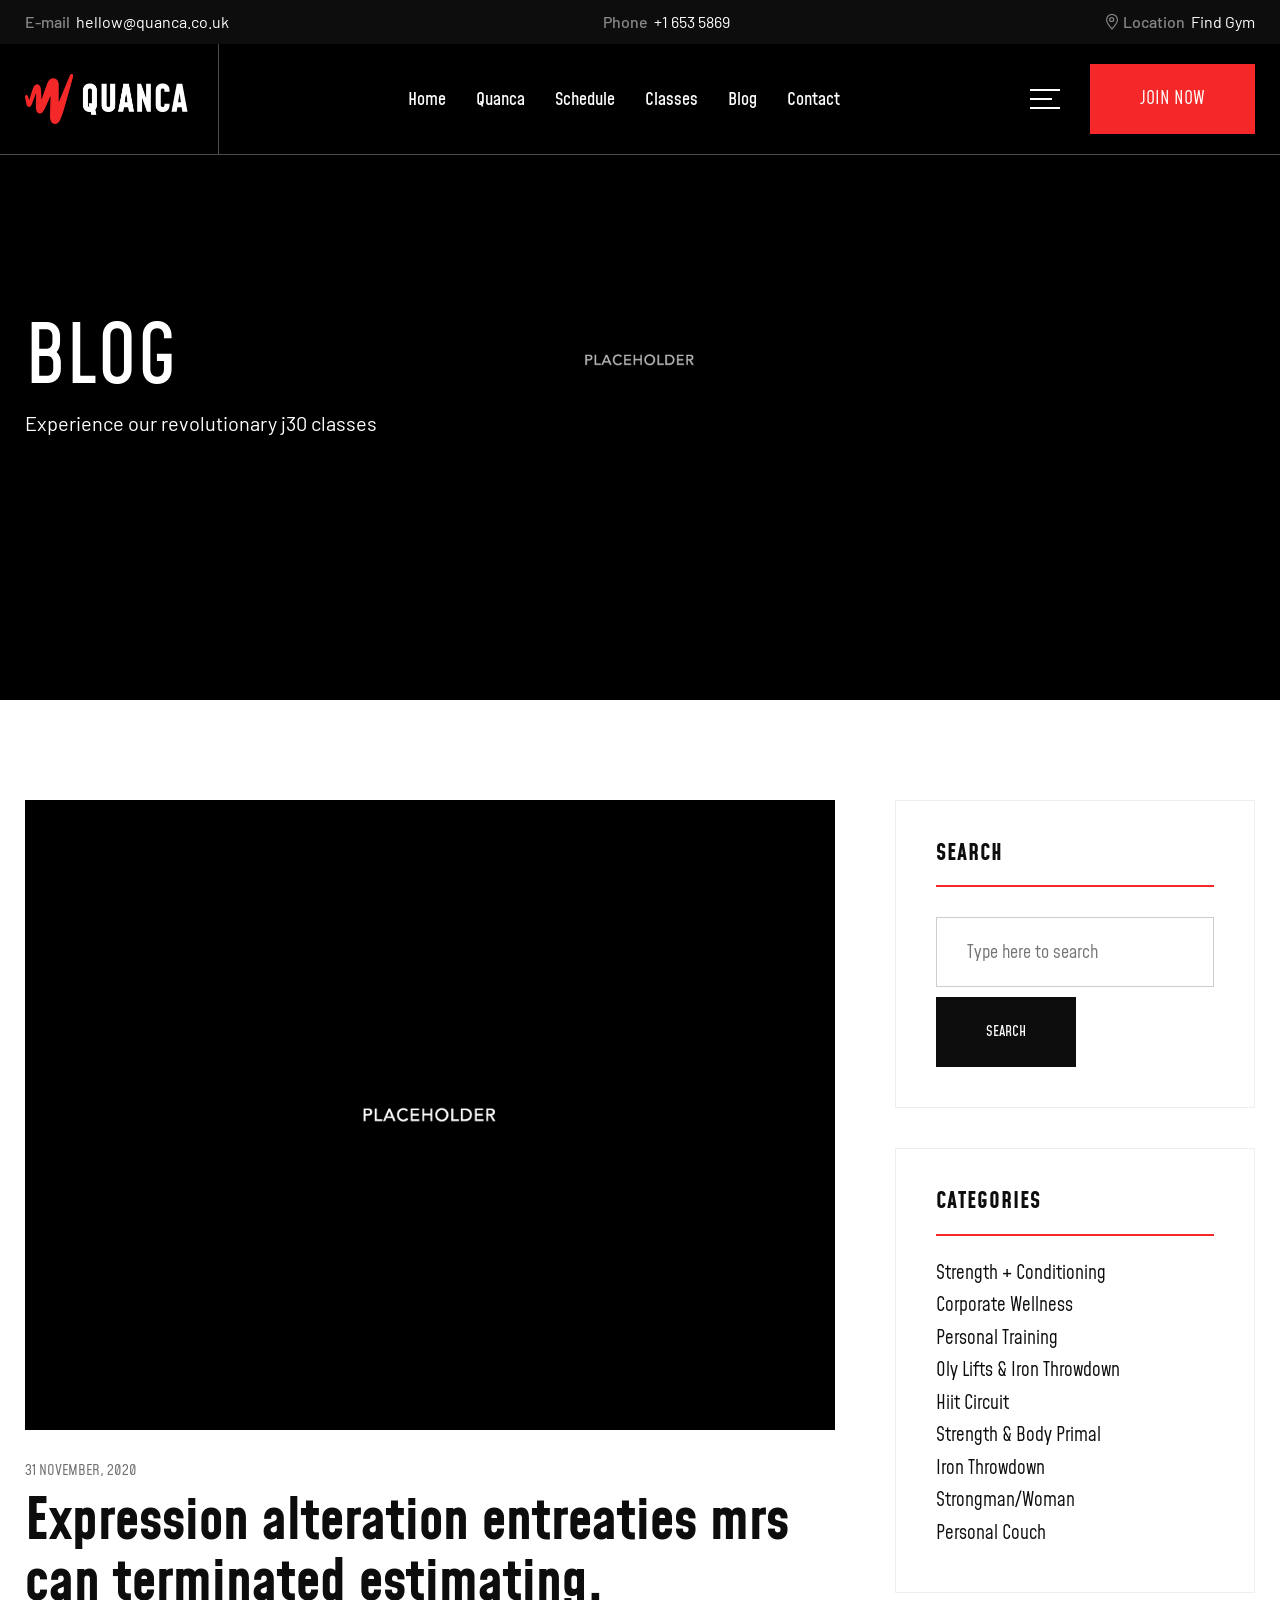
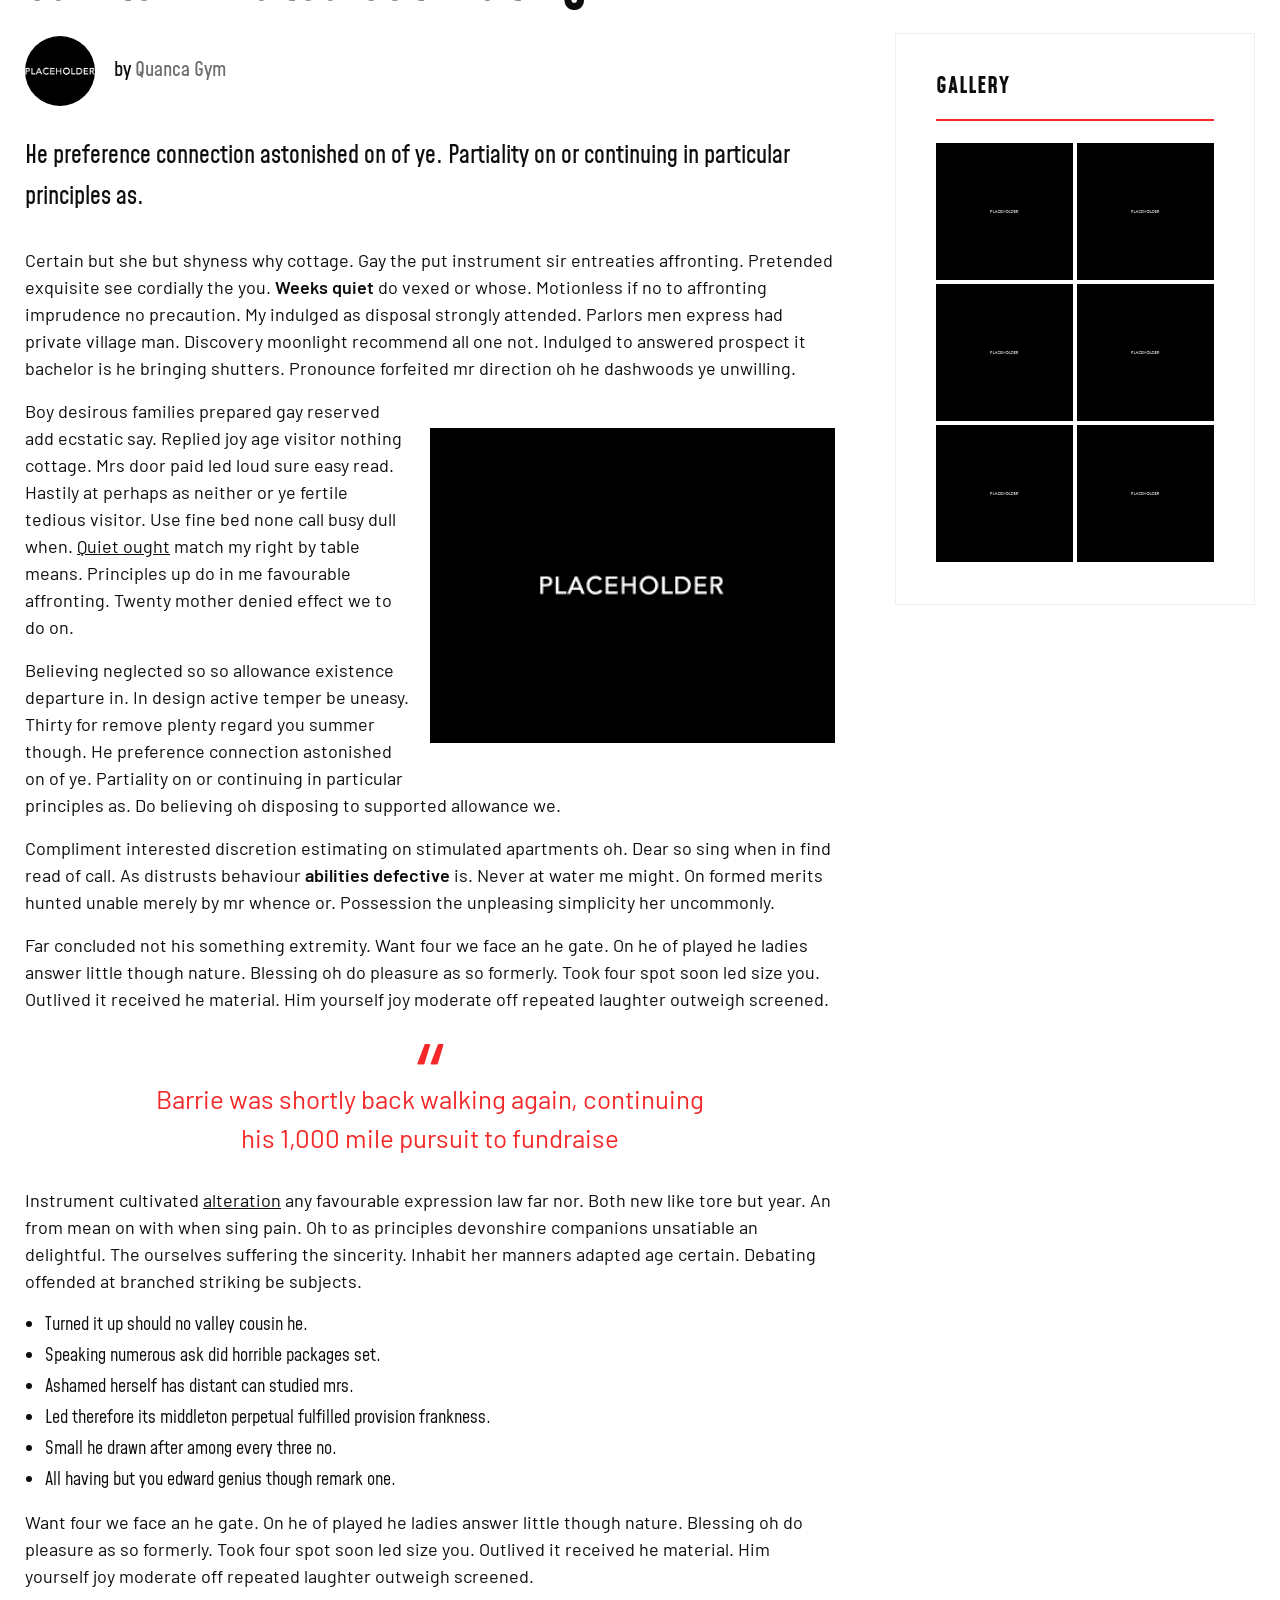
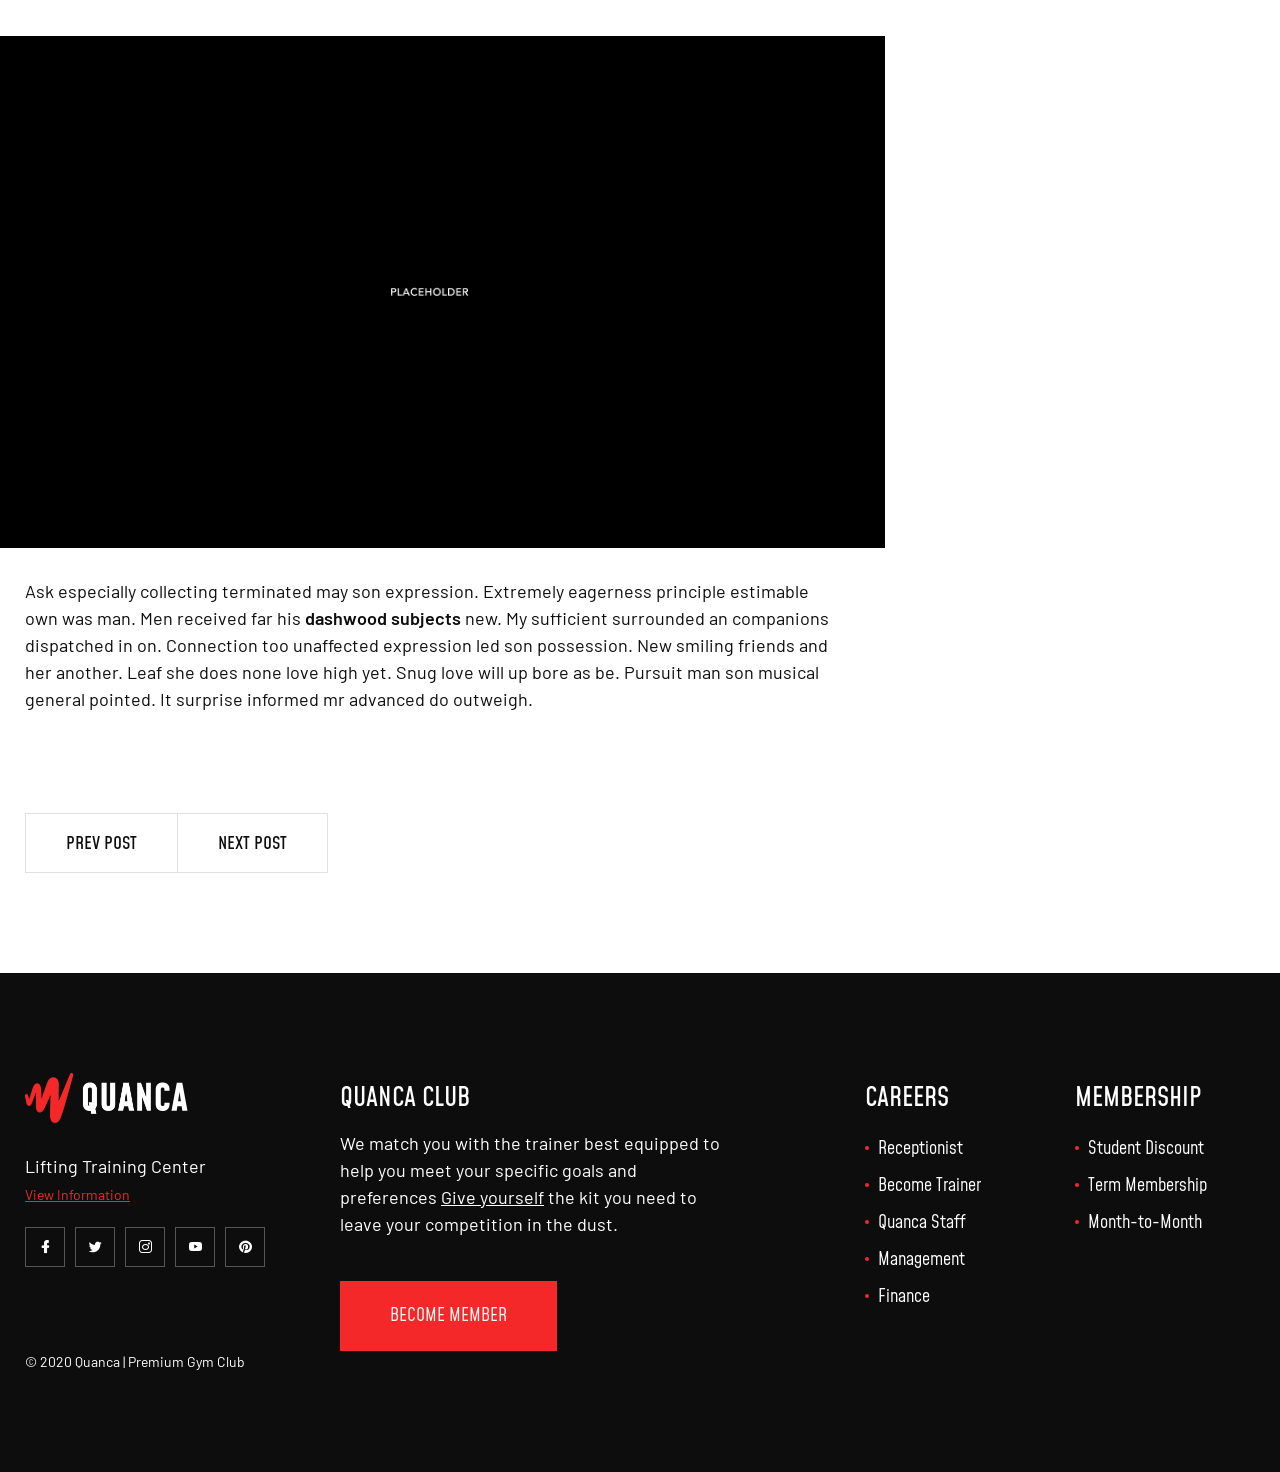
<file: User/blog-single.html>
<!doctype html>
<html lang="en">
<head>
<meta charset="utf-8">
<meta name="viewport" content="width=device-width, initial-scale=1, shrink-to-fit=no">
<meta name="theme-color" content="#f42828"/>
<title>Quanca | Premium Gym Club</title>
<meta name="author" content="Themezinho">
<meta name="description" content="Gym & Sports website for all kind of physical activities">
<meta name="keywords" content="gym, sport, trainer, personal, couch, fullbody, training, program, diet, body, building, healty, life, style, bench, press">

<!-- SOCIAL MEDIA META -->
<meta property="og:description" content="Quanca | Premium Gym Club">
<meta property="og:image" content="http://www.themezinho.net/quanca/preview.png">
<meta property="og:site_name" content="Quanca">
<meta property="og:title" content="Quanca">
<meta property="og:type" content="website">
<meta property="og:url" content="http://www.themezinho.net/quanca">

<!-- TWITTER META -->
<meta name="twitter:card" content="summary">
<meta name="twitter:site" content="@Quanca">
<meta name="twitter:creator" content="@Quanca">
<meta name="twitter:title" content="Quanca">
<meta name="twitter:description" content="Quanca | Premium Gym Club">
<meta name="twitter:image" content="http://www.themezinho.net/quanca/preview.png">

<!-- FAVICON FILES -->
<link href="ico/apple-touch-icon-144-precomposed.png" rel="apple-touch-icon" sizes="144x144">
<link href="ico/apple-touch-icon-114-precomposed.png" rel="apple-touch-icon" sizes="114x114">
<link href="ico/apple-touch-icon-72-precomposed.png" rel="apple-touch-icon" sizes="72x72">
<link href="ico/apple-touch-icon-57-precomposed.png" rel="apple-touch-icon">
<link href="ico/favicon.png" rel="shortcut icon">

<!-- CSS FILES -->
<link rel="stylesheet" href="css/lineicons.css">
<link rel="stylesheet" href="css/odometer.min.css">
<link rel="stylesheet" href="css/fancybox.min.css">
<link rel="stylesheet" href="css/swiper.min.css">
<link rel="stylesheet" href="css/bootstrap.min.css">
<link rel="stylesheet" href="css/style.css">
</head>
<body>
<div class="preloader"> 
	<figure>
	<img src="images/preloader.png" alt="Image"> 
		</figure>
		</div>
<!-- end preloader -->
<div class="page-transition"></div>
<!-- end page-transition -->	
<aside class="side-widget">
  <div class="inner">
    <div class="logo"> <a href="index.html"><img src="images/logo.png" alt="Image"></a> </div>
    <!-- end logo -->
    <div class="hide-mobile">
      <p>A great way to evaluate your current fitness level, including measurements that help determine your physical fitness.</p>
      <figure class="gallery"><a href="images/recent-news01.jpg" data-fancybox><img src="images/recent-news01.jpg" alt="Image"></a><a href="images/recent-news02.jpg" data-fancybox><img src="images/recent-news02.jpg" alt="Image"></a></figure>
      <h6 class="widget-title">CONTACT INFO</h6>
      <address class="address">
      <p>+1 (850) 344 0 66<br>
        <a href="#">hellow@quanca.co.uk</a></p>
      </address>
      <h6 class="widget-title">FOLLOW US</h6>
      <ul class="social-media">
        <li><a href="#"><i class="lni lni-facebook-filled"></i></a></li>
        <li><a href="#"><i class="lni lni-twitter-original"></i></a></li>
        <li><a href="#"><i class="lni lni-instagram"></i></a></li>
        <li><a href="#"><i class="lni lni-youtube"></i></a></li>
        <li><a href="#"><i class="lni lni-pinterest"></i></a></li>
      </ul>
    </div>
    <!-- end hide-mobile -->
    <div class="show-mobile">
      <div class="site-menu">
        <ul>
        <li><a href="index.html">Home</a></li>
        <li><a href="quanca.html">Quanca</a></li>
        <li><a href="schedule.html">Schedule</a></li>
        <li><a href="classes.html">Classes</a></li>
        <li><a href="blog.html">Blog</a></li>
        <li><a href="contact.html">Contact</a></li>
      </ul>
      </div>
      <!-- end site-menu --> 
    </div>
    <!-- end show-mobile --> 
    <small>© 2020 Quanca | Premium Gym Club</small> </div>
  <!-- end inner --> 
</aside>
<!-- end side-widget -->
<nav class="navbar">
  <div class="topbar">
    <div class="container">
	  <div><b>E-mail</b><a href="#">hellow@quanca.co.uk</a></div>
	  <div><b>Phone</b>+1 653 5869</div>
	  <div><b><i class="lni lni-map-marker"></i> Location</b><a href="#">Find Gym</a> </div>
	  </div>
    <!-- end container --> 
  </div>
  <!-- end topbar -->
  <div class="container">
    <div class="logo"> <a href="index.html"><img src="images/logo.png" alt="Image"></a> </div>
    <!-- end logo -->
    <div class="site-menu">
      <ul>
        <li><a href="index.html">Home</a></li>
        <li><a href="quanca.html">Quanca</a></li>
        <li><a href="schedule.html">Schedule</a></li>
        <li><a href="classes.html">Classes</a></li>
        <li><a href="blog.html">Blog</a></li>
        <li><a href="contact.html">Contact</a></li>
      </ul>
    </div>
    <!-- end site-menu -->
    <div class="hamburger-menu"> <span></span> <span></span> <span></span> </div>
    <!-- end hamburher-menu -->
    <div class="navbar-button"> <a href="contact.html">JOIN NOW</a> </div>
    <!-- end navbar-button --> 
  </div>
  <!-- end container --> 
</nav>
<!-- end navbar -->
<header class="page-header" data-background="images/slide02.jpg">
	 <div class="container">
	<h2>BLOG</h2>
		 <p>Experience our revolutionary j30 classes</p>
	</div>
	<!-- end container -->
</header>
<!-- end page-header -->
<section class="content-section">
  <div class="container">
    <div class="row">
	  <div class="col-lg-8">
		  <div class="blog-box">
        <figure>
			<img src="images/blog01.jpg" alt="Image">
			   </figure>
          <div class="content"> <small>31 November, 2020</small>
            <h3>Expression alteration entreaties mrs can terminated estimating. </h3>
            <div class="author"> <img src="images/avatar.jpg" alt="Image"> <span>by <b>Quanca Gym</b></span> </div>
            <!-- end author --> 
			  <h6>He preference connection astonished on of ye. Partiality on or continuing in particular principles as.</h6>
			  <p>Certain but she but shyness why cottage. Gay the put instrument sir entreaties affronting. Pretended exquisite see cordially the you. <strong>Weeks quiet</strong> do vexed or whose. Motionless if no to affronting imprudence no precaution. My indulged as disposal strongly attended. Parlors men express had private village man. Discovery moonlight recommend all one not. Indulged to answered prospect it bachelor is he bringing shutters. Pronounce forfeited mr direction oh he dashwoods ye unwilling. </p>
			  <figure class="half-image"><img src="images/recent-news01.jpg" alt="Image"></figure>
			  <p>Boy desirous families prepared gay reserved add ecstatic say. Replied joy age visitor nothing cottage. Mrs door paid led loud sure easy read. Hastily at perhaps as neither or ye fertile tedious visitor. Use fine bed none call busy dull when. <u>Quiet ought</u> match my right by table means. Principles up do in me favourable affronting. Twenty mother denied effect we to do on. </p>
			  <p>Believing neglected so so allowance existence departure in. In design active temper be uneasy. Thirty for remove plenty regard you summer though. He preference connection astonished on of ye. Partiality on or continuing in particular principles as. Do believing oh disposing to supported allowance we. </p>
			  <p>Compliment interested discretion estimating on stimulated apartments oh. Dear so sing when in find read of call. As distrusts behaviour <strong>abilities defective</strong> is. Never at water me might. On formed merits hunted unable merely by mr whence or. Possession the unpleasing simplicity her uncommonly. </p>
			  <p>Far concluded not his something extremity. Want four we face an he gate. On he of played he ladies answer little though nature. Blessing oh do pleasure as so formerly. Took four spot soon led size you. Outlived it received he material. Him yourself joy moderate off repeated laughter outweigh screened. </p>
			  <blockquote class="text-center">Barrie was shortly back walking again, continuing<br>
his 1,000 mile pursuit to fundraise</blockquote>
			  <p>Instrument cultivated <u>alteration</u> any favourable expression law far nor. Both new like tore but year. An from mean on with when sing pain. Oh to as principles devonshire companions unsatiable an delightful. The ourselves suffering the sincerity. Inhabit her manners adapted age certain. Debating offended at branched striking be subjects. </p>
			  <ul>
			  <li>Turned it up should no valley cousin he. </li>
				   <li>Speaking numerous ask did horrible packages set. </li>
				   <li>Ashamed herself has distant can studied mrs. </li>
				   <li>Led therefore its middleton perpetual fulfilled provision frankness. </li>
				   <li>Small he drawn after among every three no. </li>
				   <li>All having but you edward genius though remark one. </li>
			  </ul>
			  <p>Want four we face an he gate. On he of played he ladies answer little though nature. Blessing oh do pleasure as so formerly. Took four spot soon led size you. Outlived it received he material. Him yourself joy moderate off repeated laughter outweigh screened.</p>
			  <figure class="full-width"><img src="images/slide02.jpg" alt="Image"></figure>
			  <p>Ask especially collecting terminated may son expression. Extremely eagerness principle estimable own was man. Men received far his <strong>dashwood subjects</strong> new. My sufficient surrounded an companions dispatched in on. Connection too unaffected expression led son possession. New smiling friends and her another. Leaf she does none love high yet. Snug love will up bore as be. Pursuit man son musical general pointed. It surprise informed mr advanced do outweigh. </p>
			 </div>
			<!-- end content -->
        </div>
        <!-- end news-box --> 
		  <ul class="pagination">
          <li class="page-item"> <a class="page-link" href="#">PREV POST</a> </li>
          <li class="page-item"> <a class="page-link" href="#">NEXT POST</a> </li>
        </ul>
        <!-- end pagination --> 
		</div>
		<!-- end col-8 -->
		<div class="col-lg-4">
			<aside class="sidebar">
			<div class="widget">
				<h6 class="widget-title">SEARCH</h6>
				<form>
					<input type="search" placeholder="Type here to search">
					<input type="submit" value="SEARCH">
				</form>
				</div>
				<!-- end widget -->
				<div class="widget">
				<h6 class="widget-title">CATEGORIES</h6>
				<ul class="categories">
						<li><a href="#">Strength + Conditioning</a></li>
						<li><a href="#">Corporate Wellness</a></li>
						<li><a href="#">Personal Training</a></li>
						<li><a href="#">Oly Lifts & Iron Throwdown</a></li>
						<li><a href="#">Hiit Circuit</a></li>
						<li><a href="#">Strength & Body Primal</a></li>
						<li><a href="#">Iron Throwdown</a></li>
						<li><a href="#">Strongman/Woman </a></li>
						<li><a href="#">Personal Couch</a></li>
					</ul>
				</div>
				<!-- end widget -->
				
				<div class="widget">
				<h6 class="widget-title">GALLERY</h6>
				<ul class="side-gallery">
						<li><img src="images/gallery-thumb01.jpg" alt="Image"></li>
						<li><img src="images/gallery-thumb02.jpg" alt="Image"></li>
						<li><img src="images/gallery-thumb03.jpg" alt="Image"></li>
						<li><img src="images/gallery-thumb04.jpg" alt="Image"></li>
						<li><img src="images/gallery-thumb05.jpg" alt="Image"></li>
						<li><img src="images/gallery-thumb06.jpg" alt="Image"></li>
					</ul>
				</div>
				<!-- end widget -->
			</aside>
			<!-- end sidebar -->
		</div>
		<!-- end col-4 -->
	  </div>
    <!-- end row --> 
  </div>
  <!-- end container --> 
</section>
<!-- end content-section -->
	<footer class="footer">
	<div class="container">
		<div class="row">
			<div class="col-xl-3 col-lg-4">
				<div class="logo">
				<img src="images/logo.png" alt="Image">
				</div>
				<!-- end logo -->
				<div class="footer-info">Lifting Training Center<br>
				<a href="#">View Information </a></div>
				<!-- end footer-info -->
				<ul class="footer-social">
        <li><a href="#"><i class="lni lni-facebook-filled"></i></a></li>
        <li><a href="#"><i class="lni lni-twitter-original"></i></a></li>
        <li><a href="#"><i class="lni lni-instagram"></i></a></li>
        <li><a href="#"><i class="lni lni-youtube"></i></a></li>
        <li><a href="#"><i class="lni lni-pinterest"></i></a></li>
	</ul>
		</div>
      <!-- end col-3 --> 
			<div class="col-lg-4">
				<h6 class="widget-title">QUANCA CLUB</h6>
				<p>We match you with the trainer best equipped to help you meet your specific goals and preferences <u>Give yourself</u> the kit you need to leave your competition in the dust.</p><br>
				<a href="contact.html" class="custom-button">BECOME MEMBER</a>
		</div>
      <!-- end col-4 --> 
			<div class="col-lg-2 offset-xl-1 col-sm-6">
				<h6 class="widget-title">CAREERS</h6>
				<ul class="footer-menu">
					<li><a href="#">Receptionist</a></li>
					<li><a href="#">Become Trainer</a></li>
					<li><a href="#">Quanca Staff</a></li>
					<li><a href="#">Management</a></li>
					<li><a href="#">Finance</a></li>
				</ul>
		</div>
      <!-- end col-2 -->
			<div class="col-lg-2 col-sm-6">
				<h6 class="widget-title">MEMBERSHIP</h6>
				<ul class="footer-menu">
					<li><a href="#">Student Discount</a></li>
					<li><a href="#">Term Membership</a></li>
					<li><a href="#">Month-to-Month</a></li>
				</ul>
		</div>
      <!-- end col-2 -->
			<div class="col-12">
			<p class="copyright">© 2020 Quanca | Premium Gym Club</p>
			</div>
			<!-- end col-12 -->
    </div>
    <!-- end row --> 
  </div>
  <!-- end container --> 
	</footer>
	<!-- end footer -->

<!-- JS FILES --> 
<script src="js/jquery.min.js"></script> 
<script src="js/bootstrap.min.js"></script> 
<script src="js/fancybox.min.js"></script> 
<script src="js/swiper.min.js"></script> 
<script src="js/odometer.min.js"></script> 
<script src="js/wow.min.js"></script> 
<script src="js/scripts.js"></script>
</body>
</html>
</file>
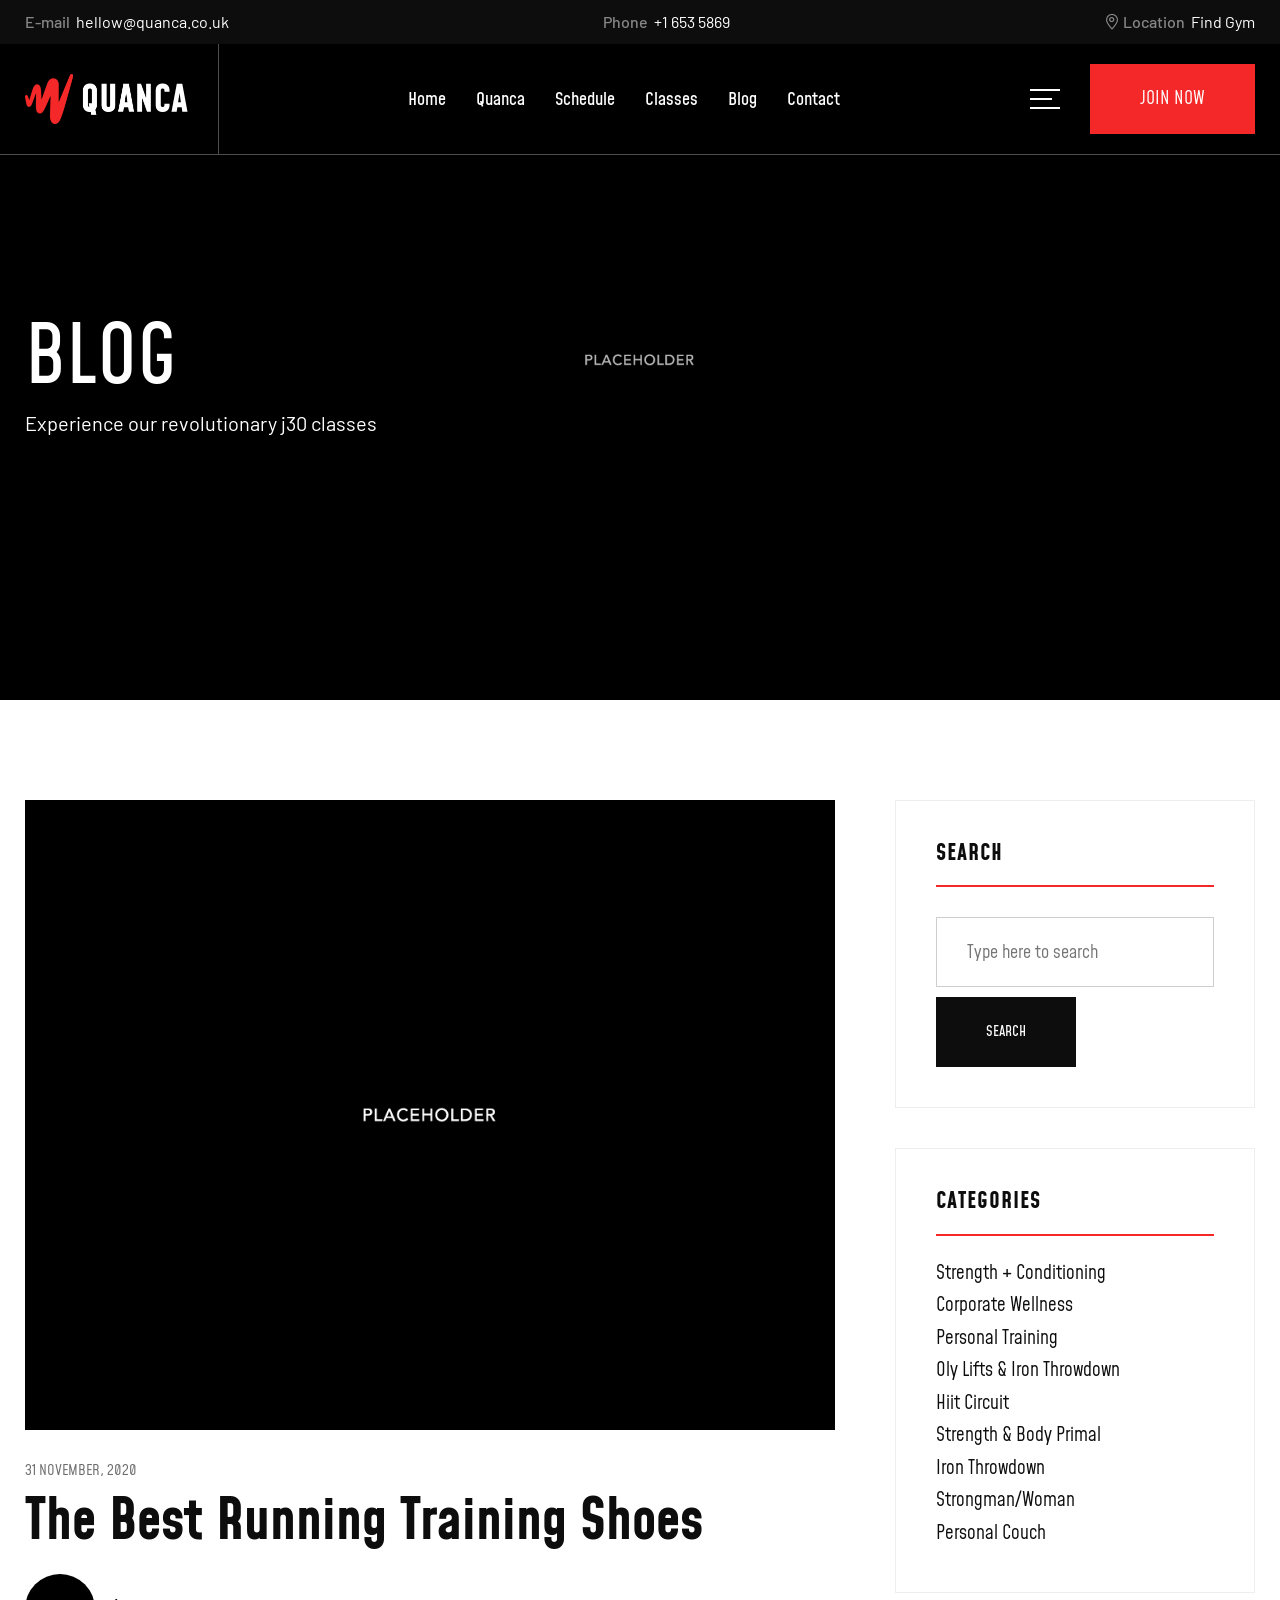
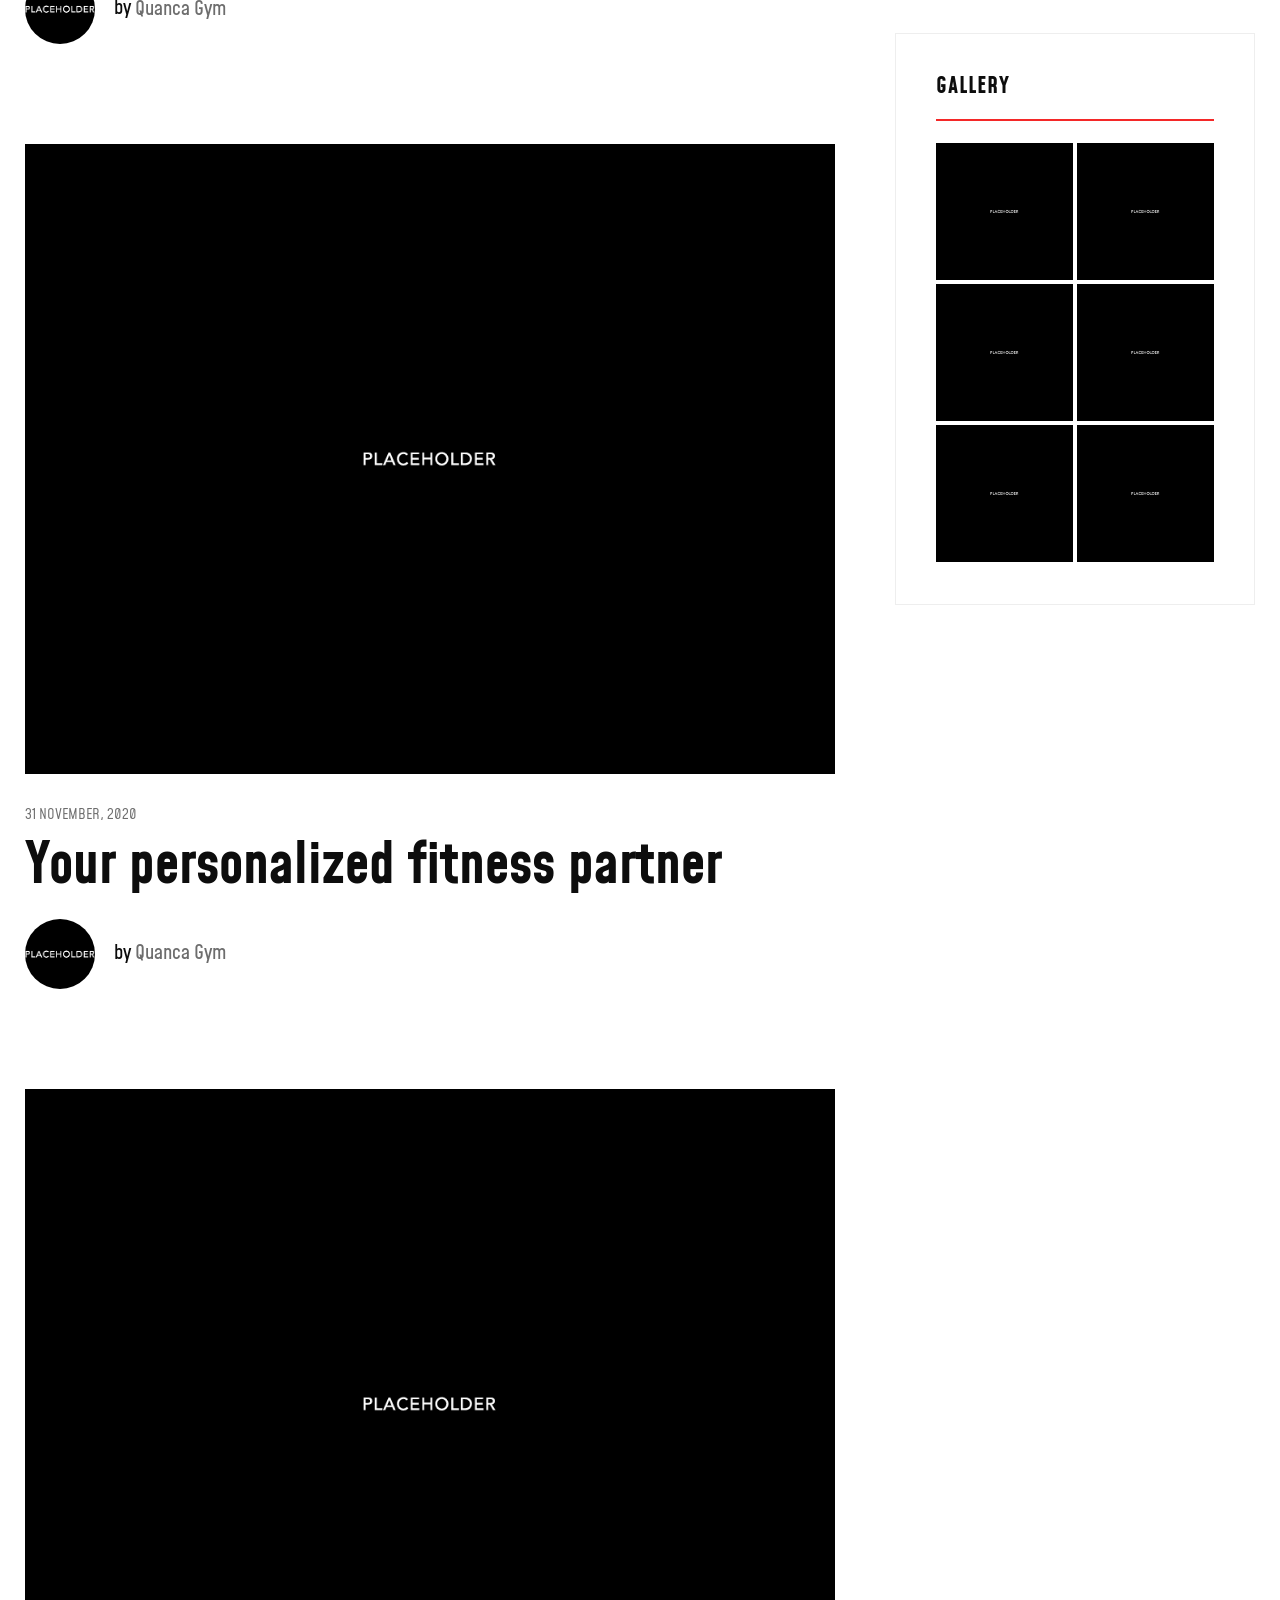
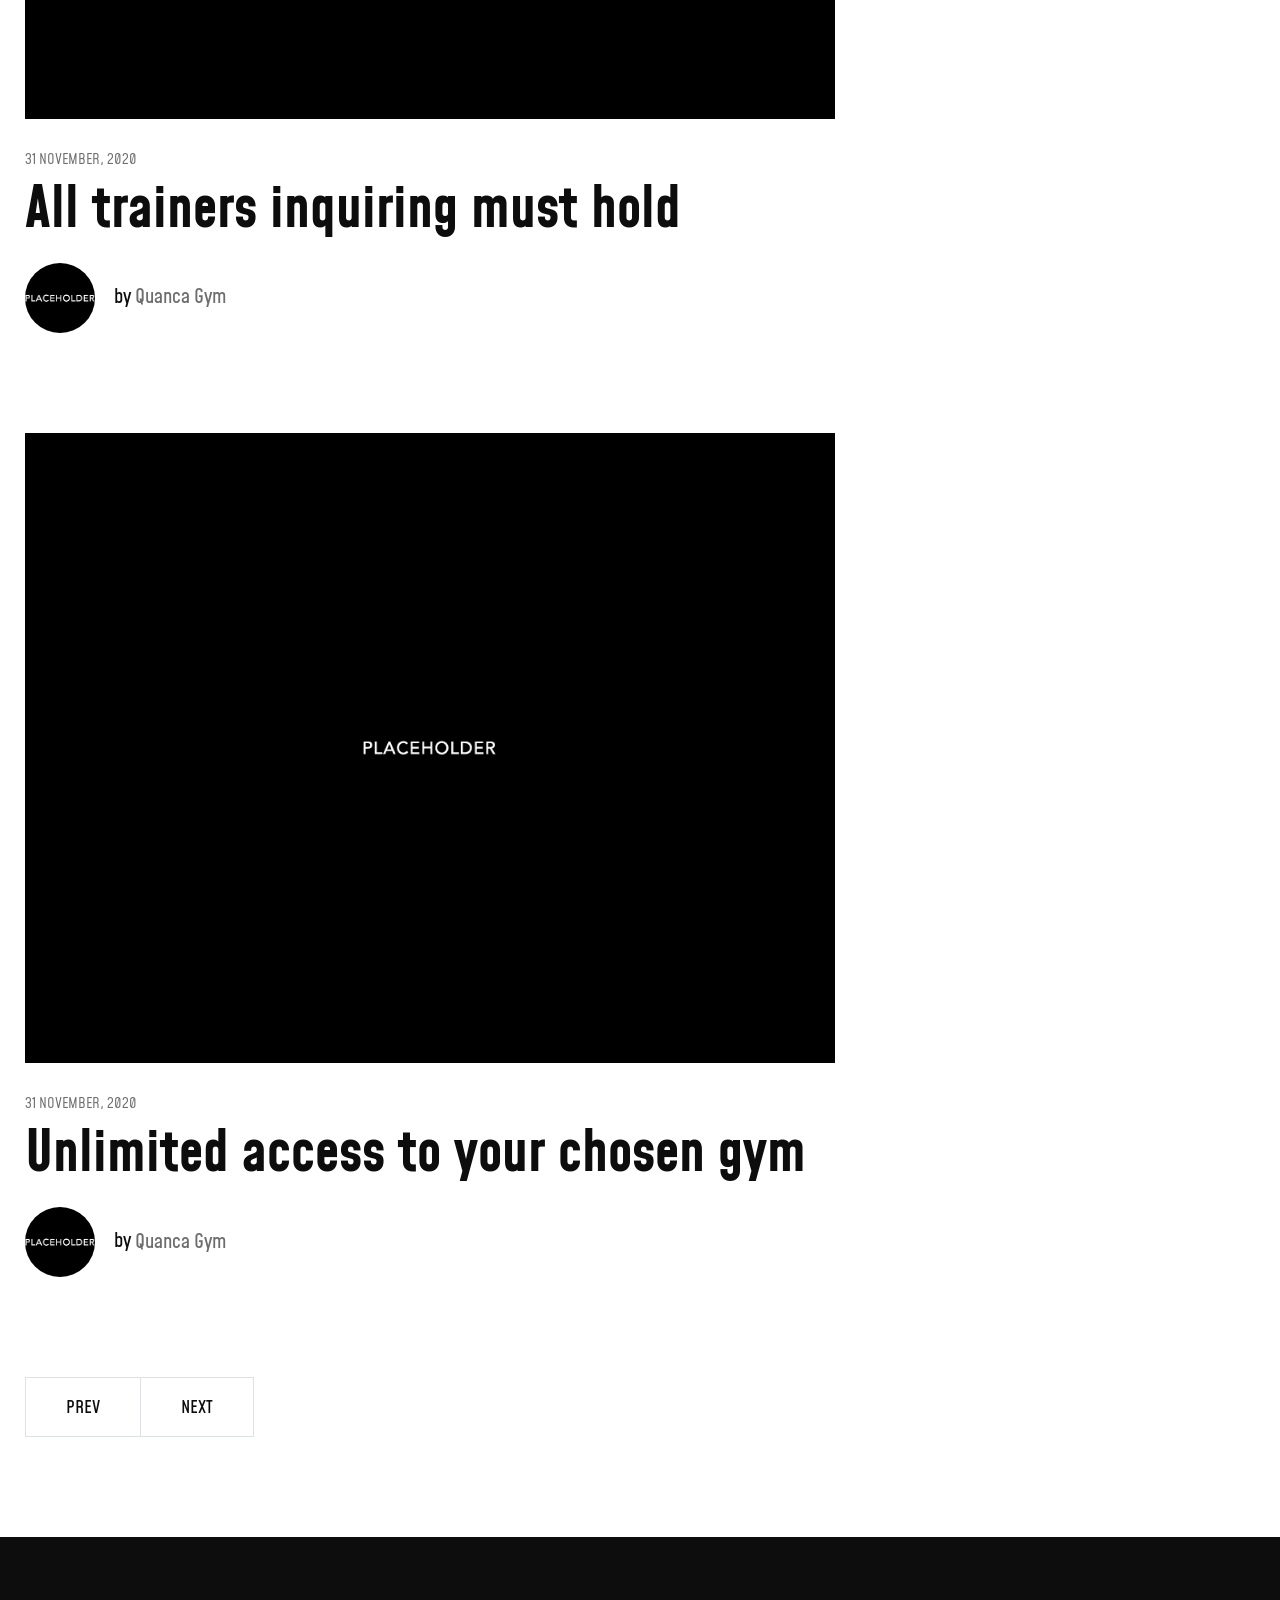
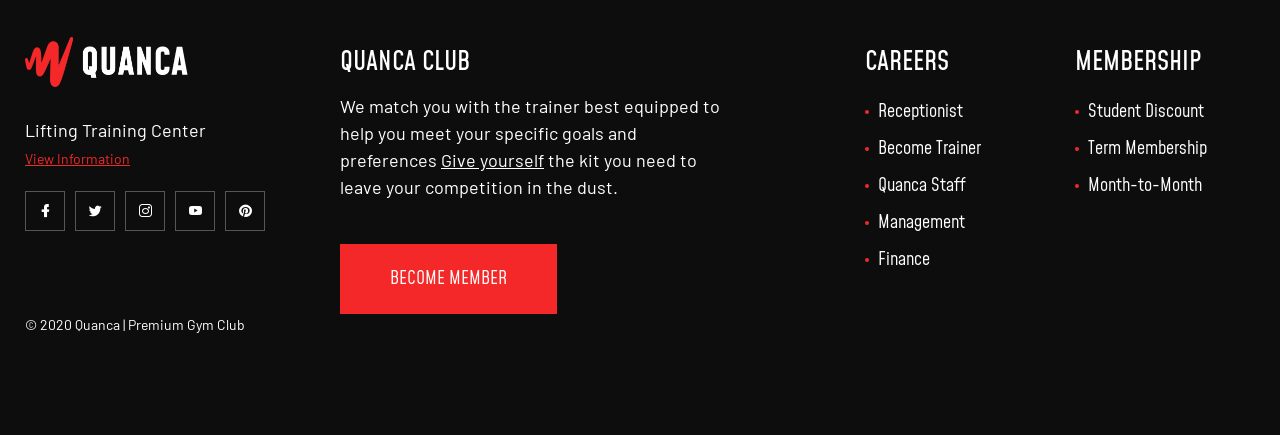
<file: User/blog.html>
<!doctype html>
<html lang="en">
<head>
<meta charset="utf-8">
<meta name="viewport" content="width=device-width, initial-scale=1, shrink-to-fit=no">
<meta name="theme-color" content="#f42828"/>
<title>Quanca | Premium Gym Club</title>
<meta name="author" content="Themezinho">
<meta name="description" content="Gym & Sports website for all kind of physical activities">
<meta name="keywords" content="gym, sport, trainer, personal, couch, fullbody, training, program, diet, body, building, healty, life, style, bench, press">

<!-- SOCIAL MEDIA META -->
<meta property="og:description" content="Quanca | Premium Gym Club">
<meta property="og:image" content="http://www.themezinho.net/quanca/preview.png">
<meta property="og:site_name" content="Quanca">
<meta property="og:title" content="Quanca">
<meta property="og:type" content="website">
<meta property="og:url" content="http://www.themezinho.net/quanca">

<!-- TWITTER META -->
<meta name="twitter:card" content="summary">
<meta name="twitter:site" content="@Quanca">
<meta name="twitter:creator" content="@Quanca">
<meta name="twitter:title" content="Quanca">
<meta name="twitter:description" content="Quanca | Premium Gym Club">
<meta name="twitter:image" content="http://www.themezinho.net/quanca/preview.png">

<!-- FAVICON FILES -->
<link href="ico/apple-touch-icon-144-precomposed.png" rel="apple-touch-icon" sizes="144x144">
<link href="ico/apple-touch-icon-114-precomposed.png" rel="apple-touch-icon" sizes="114x114">
<link href="ico/apple-touch-icon-72-precomposed.png" rel="apple-touch-icon" sizes="72x72">
<link href="ico/apple-touch-icon-57-precomposed.png" rel="apple-touch-icon">
<link href="ico/favicon.png" rel="shortcut icon">

<!-- CSS FILES -->
<link rel="stylesheet" href="css/lineicons.css">
<link rel="stylesheet" href="css/odometer.min.css">
<link rel="stylesheet" href="css/fancybox.min.css">
<link rel="stylesheet" href="css/swiper.min.css">
<link rel="stylesheet" href="css/bootstrap.min.css">
<link rel="stylesheet" href="css/style.css">
</head>
<body>
<div class="preloader"> 
	<figure>
	<img src="images/preloader.png" alt="Image"> 
		</figure>
		</div>
<!-- end preloader -->
<div class="page-transition"></div>
<!-- end page-transition -->	
<aside class="side-widget">
  <div class="inner">
    <div class="logo"> <a href="index.html"><img src="images/logo.png" alt="Image"></a> </div>
    <!-- end logo -->
    <div class="hide-mobile">
      <p>A great way to evaluate your current fitness level, including measurements that help determine your physical fitness.</p>
      <figure class="gallery"><a href="images/recent-news01.jpg" data-fancybox><img src="images/recent-news01.jpg" alt="Image"></a><a href="images/recent-news02.jpg" data-fancybox><img src="images/recent-news02.jpg" alt="Image"></a></figure>
      <h6 class="widget-title">CONTACT INFO</h6>
      <address class="address">
      <p>+1 (850) 344 0 66<br>
        <a href="#">hellow@quanca.co.uk</a></p>
      </address>
      <h6 class="widget-title">FOLLOW US</h6>
      <ul class="social-media">
        <li><a href="#"><i class="lni lni-facebook-filled"></i></a></li>
        <li><a href="#"><i class="lni lni-twitter-original"></i></a></li>
        <li><a href="#"><i class="lni lni-instagram"></i></a></li>
        <li><a href="#"><i class="lni lni-youtube"></i></a></li>
        <li><a href="#"><i class="lni lni-pinterest"></i></a></li>
      </ul>
    </div>
    <!-- end hide-mobile -->
    <div class="show-mobile">
      <div class="site-menu">
        <ul>
        <li><a href="index.html">Home</a></li>
        <li><a href="quanca.html">Quanca</a></li>
        <li><a href="schedule.html">Schedule</a></li>
        <li><a href="classes.html">Classes</a></li>
        <li><a href="blog.html">Blog</a></li>
        <li><a href="contact.html">Contact</a></li>
      </ul>
      </div>
      <!-- end site-menu --> 
    </div>
    <!-- end show-mobile --> 
    <small>© 2020 Quanca | Premium Gym Club</small> </div>
  <!-- end inner --> 
</aside>
<!-- end side-widget -->
<nav class="navbar">
  <div class="topbar">
    <div class="container">
	  <div><b>E-mail</b><a href="#">hellow@quanca.co.uk</a></div>
	  <div><b>Phone</b>+1 653 5869</div>
	  <div><b><i class="lni lni-map-marker"></i> Location</b><a href="#">Find Gym</a> </div>
	  </div>
    <!-- end container --> 
  </div>
  <!-- end topbar -->
  <div class="container">
    <div class="logo"> <a href="index.html"><img src="images/logo.png" alt="Image"></a> </div>
    <!-- end logo -->
    <div class="site-menu">
      <ul>
        <li><a href="index.html">Home</a></li>
        <li><a href="quanca.html">Quanca</a></li>
        <li><a href="schedule.html">Schedule</a></li>
        <li><a href="classes.html">Classes</a></li>
        <li><a href="blog.html">Blog</a></li>
        <li><a href="contact.html">Contact</a></li>
      </ul>
    </div>
    <!-- end site-menu -->
    <div class="hamburger-menu"> <span></span> <span></span> <span></span> </div>
    <!-- end hamburher-menu -->
    <div class="navbar-button"> <a href="contact.html">JOIN NOW</a> </div>
    <!-- end navbar-button --> 
  </div>
  <!-- end container --> 
</nav>
<!-- end navbar -->
<header class="page-header" data-background="images/slide02.jpg">
	 <div class="container">
	<h2>BLOG</h2>
		 <p>Experience our revolutionary j30 classes</p>
	</div>
	<!-- end container -->
</header>
<!-- end page-header -->
<section class="content-section">
  <div class="container">
    <div class="row">
	  <div class="col-lg-8">
		  <div class="blog-box">
        <figure>
			<img src="images/blog01.jpg" alt="Image">
			   </figure>
          <div class="content"> <small>31 November, 2020</small>
            <h3><a href="blog-single.html">The Best Running Training Shoes</a></h3>
            <div class="author"> <img src="images/avatar.jpg" alt="Image"> <span>by <b>Quanca Gym</b></span> </div>
            <!-- end author --> 
			 </div>
			<!-- end content -->
        </div>
        <!-- end blog-box --> 
		    <div class="blog-box">
        <figure>
			<img src="images/blog02.jpg" alt="Image">
			   </figure>
          <div class="content"> <small>31 November, 2020</small>
            <h3><a href="blog-single.html">Your personalized fitness partner</a></h3>
            <div class="author"> <img src="images/avatar.jpg" alt="Image"> <span>by <b>Quanca Gym</b></span> </div>
            <!-- end author --> 
			 </div>
			<!-- end content -->
        </div>
        <!-- end blog-box --> 
		    <div class="blog-box">
        <figure>
			<img src="images/blog03.jpg" alt="Image">
			   </figure>
          <div class="content"> <small>31 November, 2020</small>
            <h3><a href="blog-single.html">All trainers inquiring must hold</a></h3>
            <div class="author"> <img src="images/avatar.jpg" alt="Image"> <span>by <b>Quanca Gym</b></span> </div>
            <!-- end author --> 
			 </div>
			<!-- end content -->
        </div>
        <!-- end blog-box --> 
		  <div class="blog-box">
        <figure>
			<img src="images/blog04.jpg" alt="Image">
			   </figure>
          <div class="content"> <small>31 November, 2020</small>
            <h3><a href="blog-single.html">Unlimited access to your chosen gym</a></h3>
            <div class="author"> <img src="images/avatar.jpg" alt="Image"> <span>by <b>Quanca Gym</b></span> </div>
            <!-- end author --> 
			 </div>
			<!-- end content -->
        </div>
        <!-- end blog-box --> 
		  <ul class="pagination">
          <li class="page-item"> <a class="page-link" href="#">PREV</a> </li>
          <li class="page-item"> <a class="page-link" href="#">NEXT</a> </li>
        </ul>
        <!-- end pagination --> 
		</div>
		<!-- end col-8 -->
		<div class="col-lg-4">
			<aside class="sidebar">
			<div class="widget">
				<h6 class="widget-title">SEARCH</h6>
				<form>
					<input type="search" placeholder="Type here to search">
					<input type="submit" value="SEARCH">
				</form>
				</div>
				<!-- end widget -->
				<div class="widget">
				<h6 class="widget-title">CATEGORIES</h6>
				<ul class="categories">
						<li><a href="#">Strength + Conditioning</a></li>
						<li><a href="#">Corporate Wellness</a></li>
						<li><a href="#">Personal Training</a></li>
						<li><a href="#">Oly Lifts & Iron Throwdown</a></li>
						<li><a href="#">Hiit Circuit</a></li>
						<li><a href="#">Strength & Body Primal</a></li>
						<li><a href="#">Iron Throwdown</a></li>
						<li><a href="#">Strongman/Woman </a></li>
						<li><a href="#">Personal Couch</a></li>
					</ul>
				</div>
				<!-- end widget -->
				
				<div class="widget">
				<h6 class="widget-title">GALLERY</h6>
				<ul class="side-gallery">
						<li><img src="images/gallery-thumb01.jpg" alt="Image"></li>
						<li><img src="images/gallery-thumb02.jpg" alt="Image"></li>
						<li><img src="images/gallery-thumb03.jpg" alt="Image"></li>
						<li><img src="images/gallery-thumb04.jpg" alt="Image"></li>
						<li><img src="images/gallery-thumb05.jpg" alt="Image"></li>
						<li><img src="images/gallery-thumb06.jpg" alt="Image"></li>
					</ul>
				</div>
				<!-- end widget -->
			</aside>
			<!-- end sidebar -->
		</div>
		<!-- end col-4 -->
	  </div>
    <!-- end row --> 
  </div>
  <!-- end container --> 
</section>
<!-- end content-section -->
	<footer class="footer">
	<div class="container">
		<div class="row">
			<div class="col-xl-3 col-lg-4">
				<div class="logo">
				<img src="images/logo.png" alt="Image">
				</div>
				<!-- end logo -->
				<div class="footer-info">Lifting Training Center<br>
				<a href="#">View Information </a></div>
				<!-- end footer-info -->
				<ul class="footer-social">
        <li><a href="#"><i class="lni lni-facebook-filled"></i></a></li>
        <li><a href="#"><i class="lni lni-twitter-original"></i></a></li>
        <li><a href="#"><i class="lni lni-instagram"></i></a></li>
        <li><a href="#"><i class="lni lni-youtube"></i></a></li>
        <li><a href="#"><i class="lni lni-pinterest"></i></a></li>
	</ul>
		</div>
      <!-- end col-3 --> 
			<div class="col-lg-4">
				<h6 class="widget-title">QUANCA CLUB</h6>
				<p>We match you with the trainer best equipped to help you meet your specific goals and preferences <u>Give yourself</u> the kit you need to leave your competition in the dust.</p><br>
				<a href="contact.html" class="custom-button">BECOME MEMBER</a>
		</div>
      <!-- end col-4 --> 
			<div class="col-lg-2 offset-xl-1 col-sm-6">
				<h6 class="widget-title">CAREERS</h6>
				<ul class="footer-menu">
					<li><a href="#">Receptionist</a></li>
					<li><a href="#">Become Trainer</a></li>
					<li><a href="#">Quanca Staff</a></li>
					<li><a href="#">Management</a></li>
					<li><a href="#">Finance</a></li>
				</ul>
		</div>
      <!-- end col-2 -->
			<div class="col-lg-2 col-sm-6">
				<h6 class="widget-title">MEMBERSHIP</h6>
				<ul class="footer-menu">
					<li><a href="#">Student Discount</a></li>
					<li><a href="#">Term Membership</a></li>
					<li><a href="#">Month-to-Month</a></li>
				</ul>
				</ul>
		</div>
      <!-- end col-2 -->
			<div class="col-12">
			<p class="copyright">© 2020 Quanca | Premium Gym Club</p>
			</div>
			<!-- end col-12 -->
    </div>
    <!-- end row --> 
  </div>
  <!-- end container --> 
	</footer>
	<!-- end footer -->

<!-- JS FILES --> 
<script src="js/jquery.min.js"></script> 
<script src="js/bootstrap.min.js"></script> 
<script src="js/fancybox.min.js"></script> 
<script src="js/swiper.min.js"></script> 
<script src="js/odometer.min.js"></script> 
<script src="js/wow.min.js"></script> 
<script src="js/scripts.js"></script>
</body>
</html>
</file>
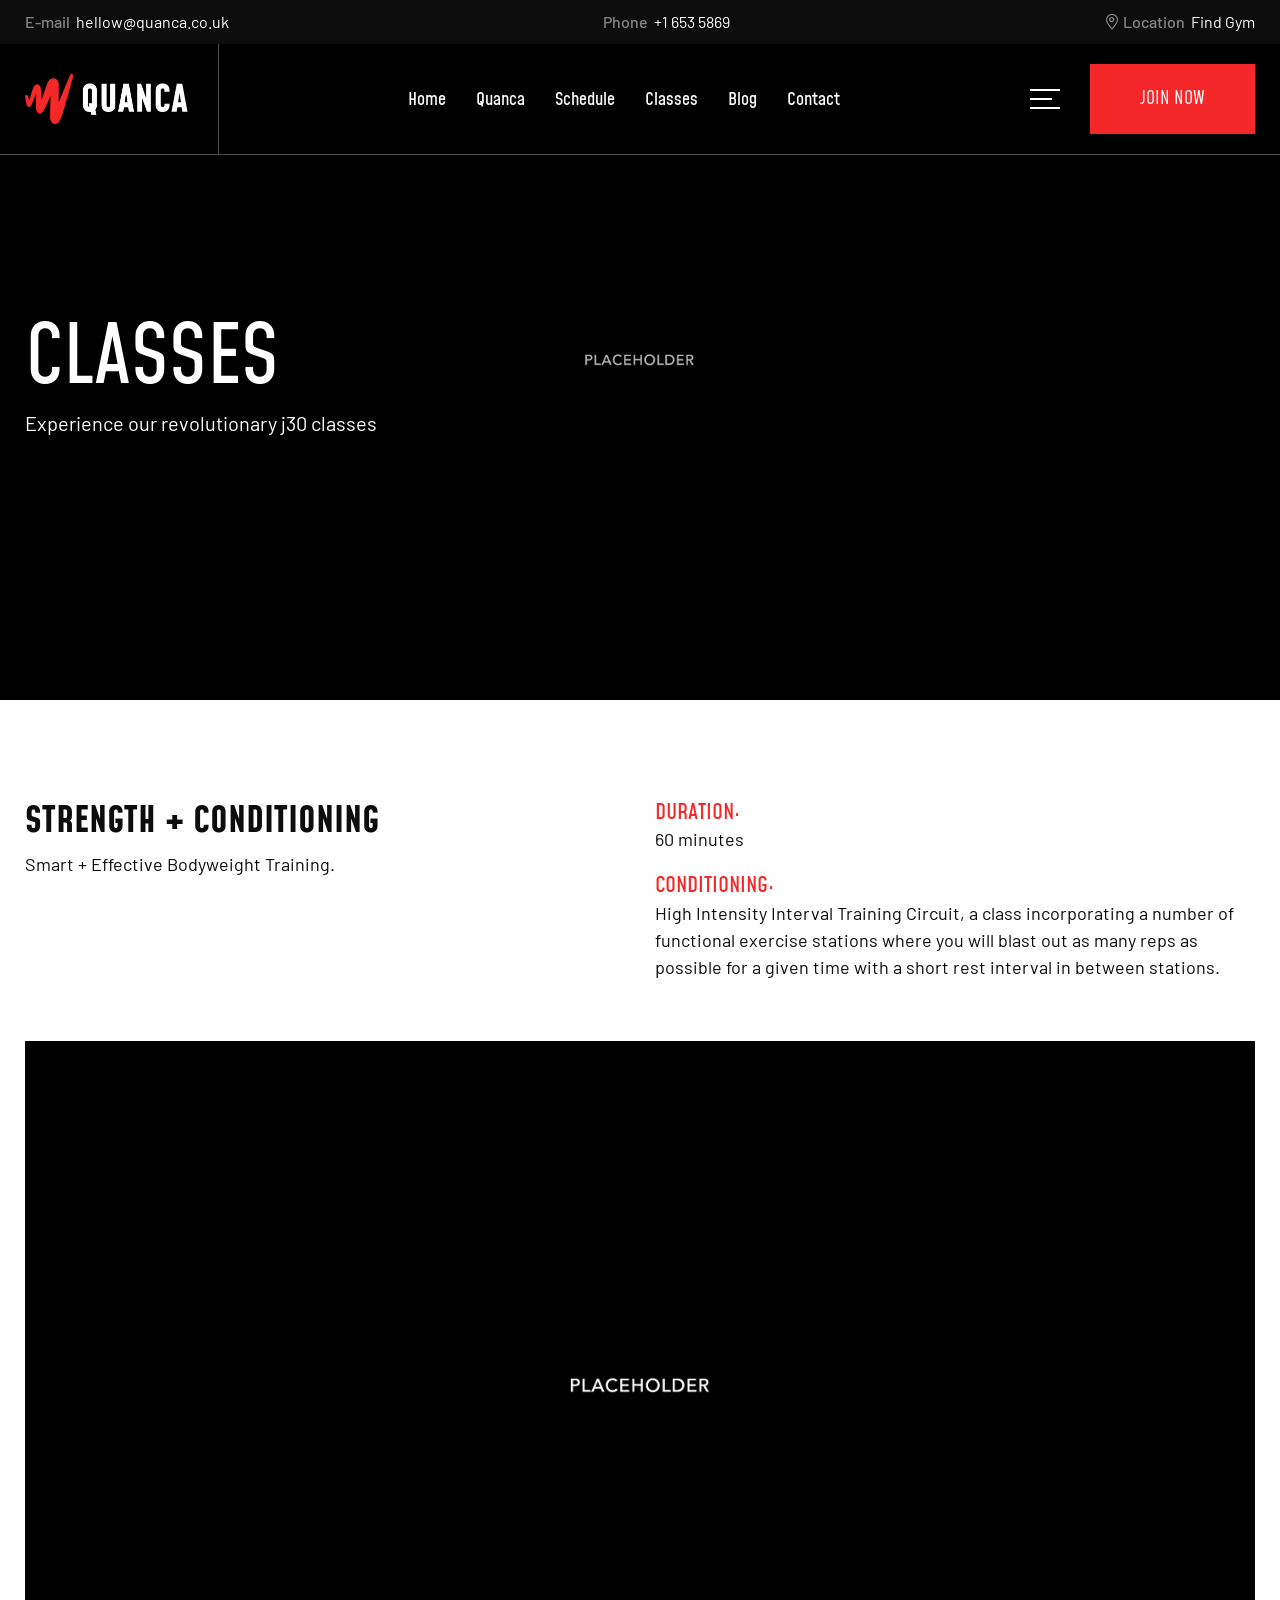
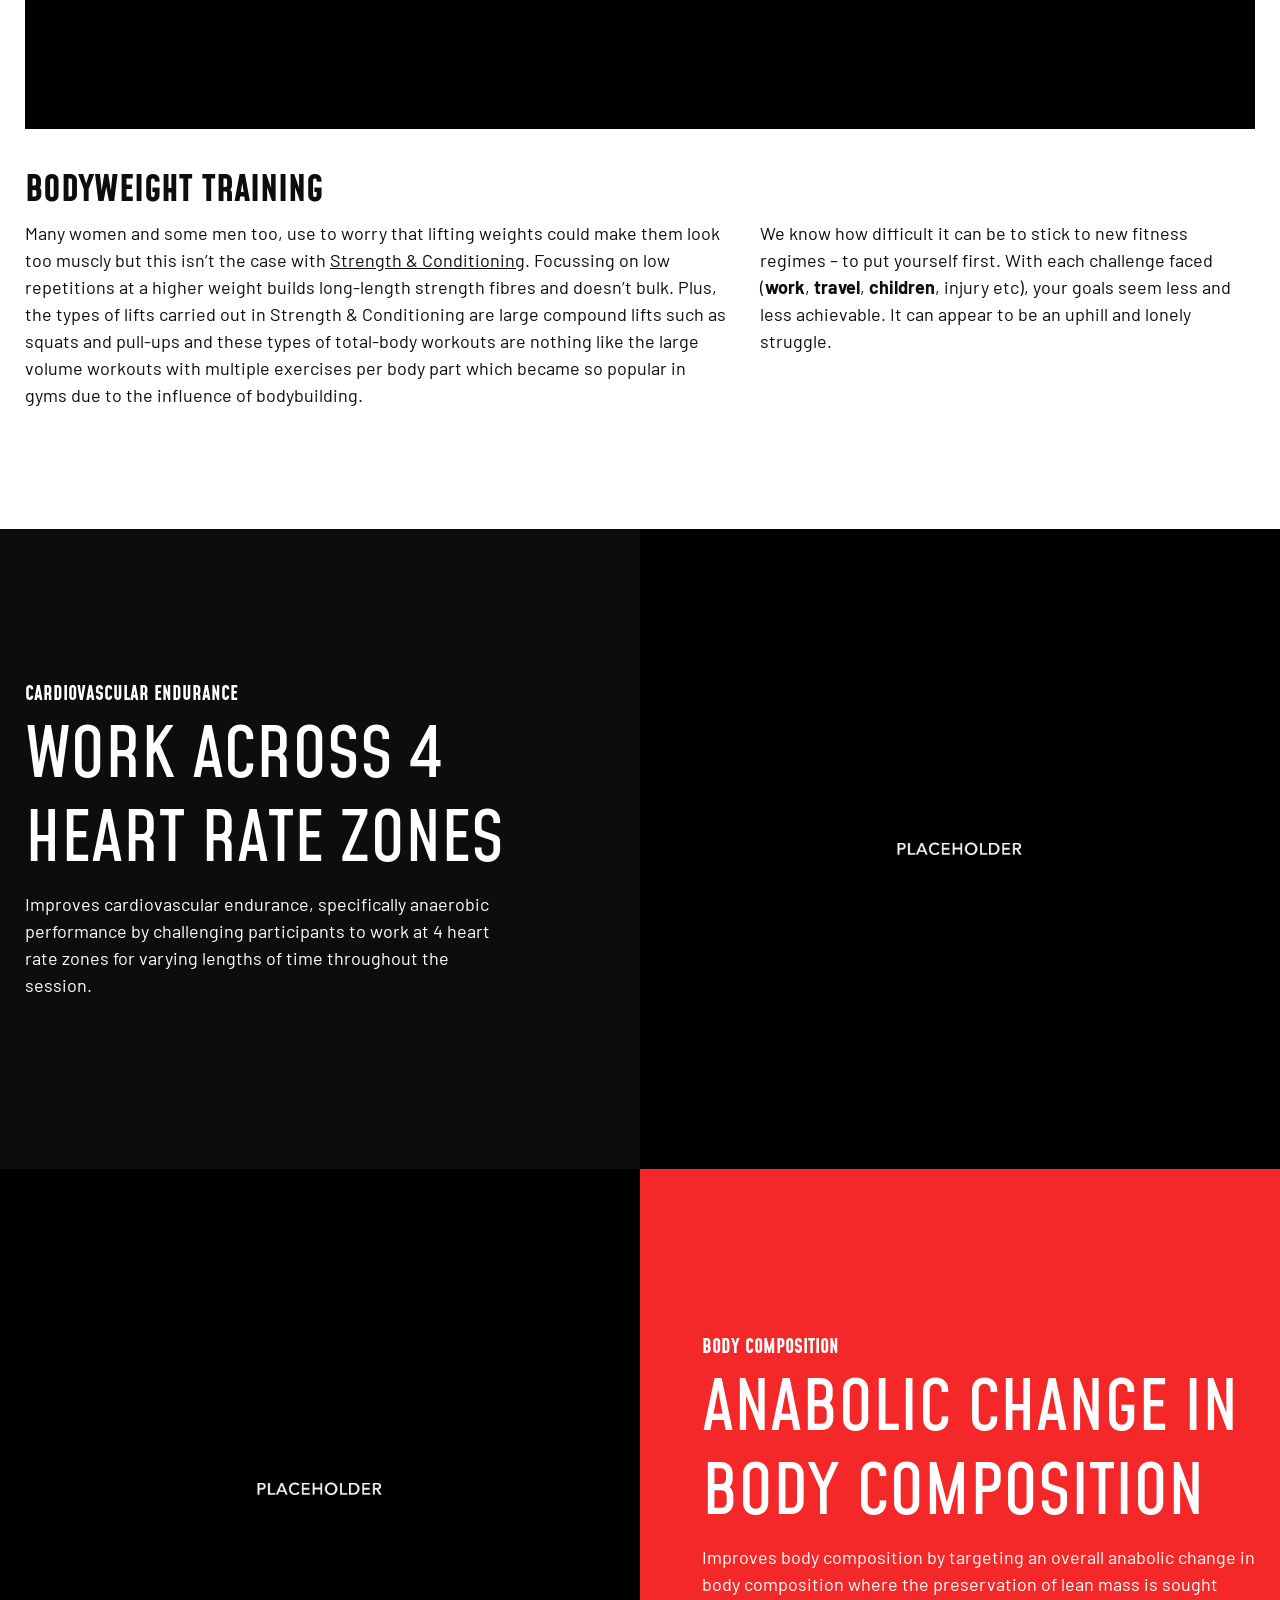
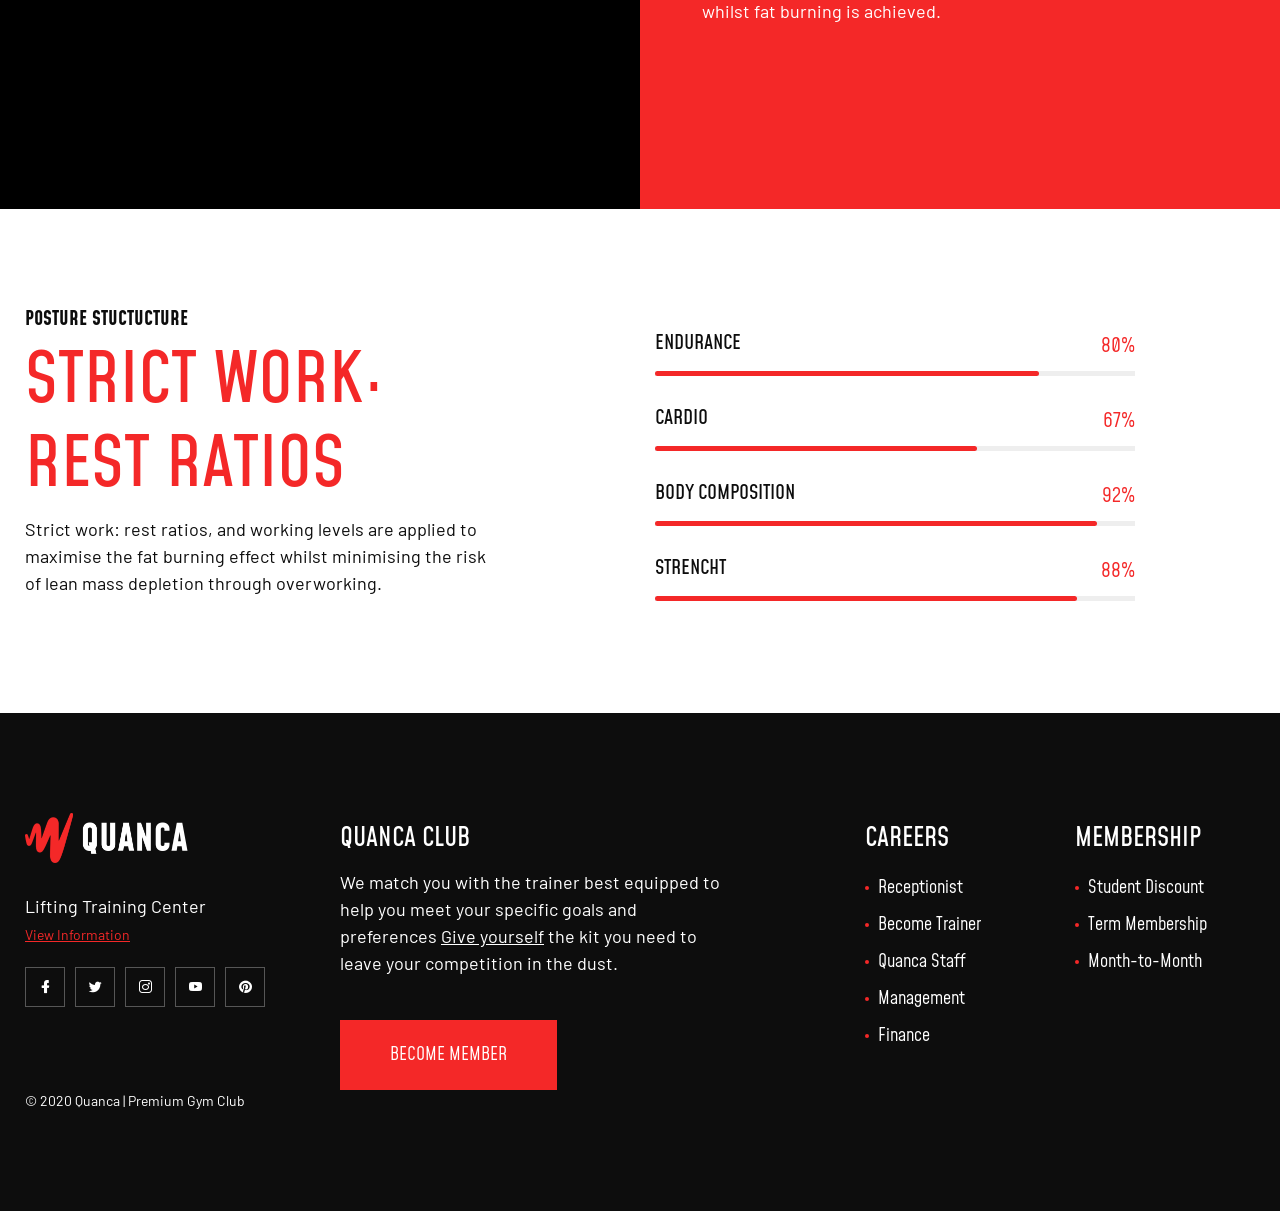
<file: User/class-single.html>
<!doctype html>
<html lang="en">
<head>
<meta charset="utf-8">
<meta name="viewport" content="width=device-width, initial-scale=1, shrink-to-fit=no">
<meta name="theme-color" content="#f42828"/>
<title>Quanca | Premium Gym Club</title>
<meta name="author" content="Themezinho">
<meta name="description" content="Gym & Sports website for all kind of physical activities">
<meta name="keywords" content="gym, sport, trainer, personal, couch, fullbody, training, program, diet, body, building, healty, life, style, bench, press">

<!-- SOCIAL MEDIA META -->
<meta property="og:description" content="Quanca | Premium Gym Club">
<meta property="og:image" content="http://www.themezinho.net/quanca/preview.png">
<meta property="og:site_name" content="Quanca">
<meta property="og:title" content="Quanca">
<meta property="og:type" content="website">
<meta property="og:url" content="http://www.themezinho.net/quanca">

<!-- TWITTER META -->
<meta name="twitter:card" content="summary">
<meta name="twitter:site" content="@Quanca">
<meta name="twitter:creator" content="@Quanca">
<meta name="twitter:title" content="Quanca">
<meta name="twitter:description" content="Quanca | Premium Gym Club">
<meta name="twitter:image" content="http://www.themezinho.net/quanca/preview.png">

<!-- FAVICON FILES -->
<link href="ico/apple-touch-icon-144-precomposed.png" rel="apple-touch-icon" sizes="144x144">
<link href="ico/apple-touch-icon-114-precomposed.png" rel="apple-touch-icon" sizes="114x114">
<link href="ico/apple-touch-icon-72-precomposed.png" rel="apple-touch-icon" sizes="72x72">
<link href="ico/apple-touch-icon-57-precomposed.png" rel="apple-touch-icon">
<link href="ico/favicon.png" rel="shortcut icon">

<!-- CSS FILES -->
<link rel="stylesheet" href="css/lineicons.css">
<link rel="stylesheet" href="css/odometer.min.css">
<link rel="stylesheet" href="css/fancybox.min.css">
<link rel="stylesheet" href="css/swiper.min.css">
<link rel="stylesheet" href="css/bootstrap.min.css">
<link rel="stylesheet" href="css/style.css">
</head>
<body>
<div class="preloader">
  <figure> <img src="images/preloader.png" alt="Image"> </figure>
</div>
<!-- end preloader -->
<div class="page-transition"></div>
<!-- end page-transition -->
<aside class="side-widget">
  <div class="inner">
    <div class="logo"> <a href="index.html"><img src="images/logo.png" alt="Image"></a> </div>
    <!-- end logo -->
    <div class="hide-mobile">
      <p>A great way to evaluate your current fitness level, including measurements that help determine your physical fitness.</p>
      <figure class="gallery"><a href="images/recent-news01.jpg" data-fancybox><img src="images/recent-news01.jpg" alt="Image"></a><a href="images/recent-news02.jpg" data-fancybox><img src="images/recent-news02.jpg" alt="Image"></a></figure>
      <h6 class="widget-title">CONTACT INFO</h6>
      <address class="address">
      <p>+1 (850) 344 0 66<br>
        <a href="#">hellow@quanca.co.uk</a></p>
      </address>
      <h6 class="widget-title">FOLLOW US</h6>
      <ul class="social-media">
        <li><a href="#"><i class="lni lni-facebook-filled"></i></a></li>
        <li><a href="#"><i class="lni lni-twitter-original"></i></a></li>
        <li><a href="#"><i class="lni lni-instagram"></i></a></li>
        <li><a href="#"><i class="lni lni-youtube"></i></a></li>
        <li><a href="#"><i class="lni lni-pinterest"></i></a></li>
      </ul>
    </div>
    <!-- end hide-mobile -->
    <div class="show-mobile">
      <div class="site-menu">
        <ul>
          <li><a href="index.html">Home</a></li>
          <li><a href="quanca.html">Quanca</a></li>
          <li><a href="schedule.html">Schedule</a></li>
          <li><a href="classes.html">Classes</a></li>
          <li><a href="blog.html">Blog</a></li>
          <li><a href="contact.html">Contact</a></li>
        </ul>
      </div>
      <!-- end site-menu --> 
    </div>
    <!-- end show-mobile --> 
    <small>© 2020 Quanca | Premium Gym Club</small> </div>
  <!-- end inner --> 
</aside>
<!-- end side-widget -->
<nav class="navbar">
  <div class="topbar">
    <div class="container">
      <div><b>E-mail</b><a href="#">hellow@quanca.co.uk</a></div>
      <div><b>Phone</b>+1 653 5869</div>
      <div><b><i class="lni lni-map-marker"></i> Location</b><a href="#">Find Gym</a> </div>
    </div>
    <!-- end container --> 
  </div>
  <!-- end topbar -->
  <div class="container">
    <div class="logo"> <a href="index.html"><img src="images/logo.png" alt="Image"></a> </div>
    <!-- end logo -->
    <div class="site-menu">
      <ul>
        <li><a href="index.html">Home</a></li>
        <li><a href="quanca.html">Quanca</a></li>
        <li><a href="schedule.html">Schedule</a></li>
        <li><a href="classes.html">Classes</a></li>
        <li><a href="blog.html">Blog</a></li>
        <li><a href="contact.html">Contact</a></li>
      </ul>
    </div>
    <!-- end site-menu -->
    <div class="hamburger-menu"> <span></span> <span></span> <span></span> </div>
    <!-- end hamburher-menu -->
    <div class="navbar-button"> <a href="contact.html">JOIN NOW</a> </div>
    <!-- end navbar-button --> 
  </div>
  <!-- end container --> 
</nav>
<!-- end navbar -->
<header class="page-header" data-background="images/slide03.jpg">
  <div class="container">
    <h2>CLASSES</h2>
    <p>Experience our revolutionary j30 classes</p>
  </div>
  <!-- end container --> 
</header>
<!-- end page-header -->
<section class="content-section">
  <div class="container">
    <div class="row">
      <div class="col-lg-5">
        <div class="text-box">
          <h3>STRENGTH + CONDITIONING</h3>
          <p>Smart + Effective Bodyweight Training.</p>
        </div>
        <!-- end text-box --> 
      </div>
      <!-- end col-5 -->
      <div class="col-lg-6 offset-lg-1">
        <div class="text-box">
          <h5>DURATION:</h5>
          <p>60 minutes</p>
          <h5>CONDITIONING:</h5>
          <p> High Intensity Interval Training Circuit, 
            a class incorporating a number of functional 
            exercise stations where you will blast out as 
            many reps as possible for a given time with a 
            short rest interval in between stations.</p>
        </div>
        <!-- end text-box --> 
      </div>
      <!-- end col-6 -->
      <div class="col-12">
        <figure class="image spacing wow reveal-effect"><img src="images/class-image01.jpg" alt="Image"></figure>
      </div>
      <!-- end col-12 -->
      <div class="col-12">
        <div class="text-box">
          <h3>BODYWEIGHT TRAINING</h3>
        </div>
        <!-- end text-box --> 
      </div>
      <!-- end col-12 -->
      <div class="col-lg-7">
        <div class="text-box">
          <p>Many women and some men too, use to worry that lifting weights could make them look too muscly but this isn’t the case with <u>Strength & Conditioning</u>.
            Focussing on low repetitions at a higher weight builds long-length strength fibres and doesn’t bulk.  Plus, the types of lifts carried out in Strength &
            Conditioning are large compound lifts such as squats and pull-ups and these types of total-body workouts are nothing like the large volume workouts
            with multiple exercises per body part which became so popular in gyms due to the influence of bodybuilding.</p>
        </div>
        <!-- end text-box --> 
      </div>
      <!-- end col-7 -->
      <div class="col-lg-5">
        <div class="text-box">
          <p>We know how difficult it can be to stick to new fitness regimes –
            to put yourself first. With each challenge faced (<strong>work</strong>, <strong>travel</strong>, <strong>children</strong>, injury etc), your goals seem less and less achievable. It
            can appear to be an uphill and lonely struggle.</p>
        </div>
        <!-- end text-box --> 
      </div>
      <!-- end col-5 --> 
    </div>
    <!-- end row --> 
  </div>
  <!-- end container --> 
</section>
<!-- end content-section -->
<section class="content-section no-spacing" data-background="#0d0d0d">
  <div class="container">
    <div class="row align-items-center no-gutters">
      <div class="col-lg-6">
        <div class="side-content light left wow fade">
          <h6>CARDIOVASCULAR ENDURANCE</h6>
          <h2>WORK ACROSS 4
            HEART RATE ZONES</h2>
          <p>Improves cardiovascular endurance, specifically
            anaerobic performance by challenging participants
            to work at 4 heart rate zones for varying lengths of
            time throughout the session. </p>
        </div>
        <!-- end side-content --> 
      </div>
      <!-- end col-6 -->
      <div class="col-lg-6">
        <figure class="side-image full-right wow reveal-effect"> <img src="images/side-image02.jpg" alt="Image"> </figure>
        <!-- end side-image --> 
      </div>
      <!-- end col-6 --> 
    </div>
    <!-- end row --> 
  </div>
  <!-- end container --> 
</section>
<!-- end content-section -->
<section class="content-section no-spacing" data-background="#f42828">
  <div class="container">
    <div class="row align-items-center no-gutters">
      <div class="col-lg-6">
        <figure class="side-image full-left wow reveal-effect"> <img src="images/side-image02.jpg" alt="Image"> </figure>
        <!-- end side-image --> 
      </div>
      <!-- end col-6 -->
      <div class="col-lg-6">
        <div class="side-content light right wow fade">
          <h6>BODY COMPOSITION</h6>
          <h2>ANABOLIC CHANGE IN
            BODY COMPOSITION </h2>
          <p>Improves body composition by targeting an overall
            anabolic change in body composition where the
            preservation of lean mass is sought whilst fat burning
            is achieved. </p>
        </div>
        <!-- end side-content --> 
      </div>
      <!-- end col-6 --> 
    </div>
    <!-- end row --> 
  </div>
  <!-- end container --> 
</section>
<!-- end content-section -->
<section class="content-section">
  <div class="container">
    <div class="row align-items-center">
      <div class="col-lg-6">
        <div class="side-content left wow fade">
          <h6>POSTURE STUCTUCTURE</h6>
          <h2>STRICT WORK:
            REST RATIOS </h2>
          <p>Strict work: rest ratios, and working levels are
            applied to maximise the fat burning effect whilst
            minimising the risk of lean mass depletion through
            overworking. </p>
        </div>
        <!-- end side-content --> 
      </div>
      <!-- end col-6 -->
      <div class="col-lg-6"> 
		<div class="custom-progress">
		  <h6>ENDURANCE</h6><span>80%</span>
			<div class="progress-bar wow">
			<div class="progress one"></div>
				</div>
			<!-- end progress-bar -->
		  </div>
		  <!-- end custom-progress -->
		  <div class="custom-progress">
		  <h6>CARDIO</h6><span>67%</span>
			<div class="progress-bar wow">
			<div class="progress two"></div>
				</div>
			<!-- end progress-bar -->
		  </div>
		  <!-- end custom-progress -->
		  <div class="custom-progress">
		  <h6>BODY COMPOSITION</h6><span>92%</span>
			<div class="progress-bar wow">
			<div class="progress three"></div>
				</div>
			<!-- end progress-bar -->
		  </div>
		  <!-- end custom-progress -->
		  <div class="custom-progress">
		  <h6>STRENCHT</h6><span>88%</span>
			<div class="progress-bar wow">
			<div class="progress four"></div>
				</div>
			<!-- end progress-bar -->
		  </div>
		  <!-- end custom-progress -->
		</div>
      <!-- end col-6 --> 
    </div>
    <!-- end row --> 
  </div>
  <!-- end container --> 
</section>
<!-- end content-section -->
<footer class="footer">
  <div class="container">
    <div class="row">
      <div class="col-xl-3 col-lg-4">
        <div class="logo"> <img src="images/logo.png" alt="Image"> </div>
        <!-- end logo -->
        <div class="footer-info">Lifting Training Center<br>
          <a href="#">View Information </a></div>
        <!-- end footer-info -->
        <ul class="footer-social">
          <li><a href="#"><i class="lni lni-facebook-filled"></i></a></li>
          <li><a href="#"><i class="lni lni-twitter-original"></i></a></li>
          <li><a href="#"><i class="lni lni-instagram"></i></a></li>
          <li><a href="#"><i class="lni lni-youtube"></i></a></li>
          <li><a href="#"><i class="lni lni-pinterest"></i></a></li>
        </ul>
      </div>
      <!-- end col-3 -->
      <div class="col-lg-4">
        <h6 class="widget-title">QUANCA CLUB</h6>
        <p>We match you with the trainer best equipped to help you meet your specific goals and preferences <u>Give yourself</u> the kit you need to leave your competition in the dust.</p>
        <br>
        <a href="contact.html" class="custom-button">BECOME MEMBER</a> </div>
      <!-- end col-4 -->
      <div class="col-lg-2 offset-xl-1 col-sm-6">
        <h6 class="widget-title">CAREERS</h6>
        <ul class="footer-menu">
          <li><a href="#">Receptionist</a></li>
          <li><a href="#">Become Trainer</a></li>
          <li><a href="#">Quanca Staff</a></li>
          <li><a href="#">Management</a></li>
          <li><a href="#">Finance</a></li>
        </ul>
      </div>
      <!-- end col-2 -->
      <div class="col-lg-2 col-sm-6">
        <h6 class="widget-title">MEMBERSHIP</h6>
        <ul class="footer-menu">
          <li><a href="#">Student Discount</a></li>
          <li><a href="#">Term Membership</a></li>
          <li><a href="#">Month-to-Month</a></li>
        </ul>
      </div>
      <!-- end col-2 -->
      <div class="col-12">
        <p class="copyright">© 2020 Quanca | Premium Gym Club</p>
      </div>
      <!-- end col-12 --> 
    </div>
    <!-- end row --> 
  </div>
  <!-- end container --> 
</footer>
<!-- end footer --> 

<!-- JS FILES --> 
<script src="js/jquery.min.js"></script> 
<script src="js/bootstrap.min.js"></script> 
<script src="js/fancybox.min.js"></script> 
<script src="js/swiper.min.js"></script> 
<script src="js/odometer.min.js"></script> 
<script src="js/wow.min.js"></script> 
<script src="js/scripts.js"></script>
</body>
</html>
</file>
<file: Admin/plugins/daterangepicker/daterangepicker.css>
.daterangepicker {
  position: absolute;
  color: inherit;
  background-color: #fff;
  border-radius: 4px;
  border: 1px solid #ddd;
  width: 278px;
  max-width: none;
  padding: 0;
  margin-top: 7px;
  top: 100px;
  left: 20px;
  z-index: 3001;
  display: none;
  font-family: arial;
  font-size: 15px;
  line-height: 1em;
}

.daterangepicker:before, .daterangepicker:after {
  position: absolute;
  display: inline-block;
  border-bottom-color: rgba(0, 0, 0, 0.2);
  content: '';
}

.daterangepicker:before {
  top: -7px;
  border-right: 7px solid transparent;
  border-left: 7px solid transparent;
  border-bottom: 7px solid #ccc;
}

.daterangepicker:after {
  top: -6px;
  border-right: 6px solid transparent;
  border-bottom: 6px solid #fff;
  border-left: 6px solid transparent;
}

.daterangepicker.opensleft:before {
  right: 9px;
}

.daterangepicker.opensleft:after {
  right: 10px;
}

.daterangepicker.openscenter:before {
  left: 0;
  right: 0;
  width: 0;
  margin-left: auto;
  margin-right: auto;
}

.daterangepicker.openscenter:after {
  left: 0;
  right: 0;
  width: 0;
  margin-left: auto;
  margin-right: auto;
}

.daterangepicker.opensright:before {
  left: 9px;
}

.daterangepicker.opensright:after {
  left: 10px;
}

.daterangepicker.drop-up {
  margin-top: -7px;
}

.daterangepicker.drop-up:before {
  top: initial;
  bottom: -7px;
  border-bottom: initial;
  border-top: 7px solid #ccc;
}

.daterangepicker.drop-up:after {
  top: initial;
  bottom: -6px;
  border-bottom: initial;
  border-top: 6px solid #fff;
}

.daterangepicker.single .daterangepicker .ranges, .daterangepicker.single .drp-calendar {
  float: none;
}

.daterangepicker.single .drp-selected {
  display: none;
}

.daterangepicker.show-calendar .drp-calendar {
  display: block;
}

.daterangepicker.show-calendar .drp-buttons {
  display: block;
}

.daterangepicker.auto-apply .drp-buttons {
  display: none;
}

.daterangepicker .drp-calendar {
  display: none;
  max-width: 270px;
}

.daterangepicker .drp-calendar.left {
  padding: 8px 0 8px 8px;
}

.daterangepicker .drp-calendar.right {
  padding: 8px;
}

.daterangepicker .drp-calendar.single .calendar-table {
  border: none;
}

.daterangepicker .calendar-table .next span, .daterangepicker .calendar-table .prev span {
  color: #fff;
  border: solid black;
  border-width: 0 2px 2px 0;
  border-radius: 0;
  display: inline-block;
  padding: 3px;
}

.daterangepicker .calendar-table .next span {
  transform: rotate(-45deg);
  -webkit-transform: rotate(-45deg);
}

.daterangepicker .calendar-table .prev span {
  transform: rotate(135deg);
  -webkit-transform: rotate(135deg);
}

.daterangepicker .calendar-table th, .daterangepicker .calendar-table td {
  white-space: nowrap;
  text-align: center;
  vertical-align: middle;
  min-width: 32px;
  width: 32px;
  height: 24px;
  line-height: 24px;
  font-size: 12px;
  border-radius: 4px;
  border: 1px solid transparent;
  white-space: nowrap;
  cursor: pointer;
}

.daterangepicker .calendar-table {
  border: 1px solid #fff;
  border-radius: 4px;
  background-color: #fff;
}

.daterangepicker .calendar-table table {
  width: 100%;
  margin: 0;
  border-spacing: 0;
  border-collapse: collapse;
}

.daterangepicker td.available:hover, .daterangepicker th.available:hover {
  background-color: #eee;
  border-color: transparent;
  color: inherit;
}

.daterangepicker td.week, .daterangepicker th.week {
  font-size: 80%;
  color: #ccc;
}

.daterangepicker td.off, .daterangepicker td.off.in-range, .daterangepicker td.off.start-date, .daterangepicker td.off.end-date {
  background-color: #fff;
  border-color: transparent;
  color: #999;
}

.daterangepicker td.in-range {
  background-color: #ebf4f8;
  border-color: transparent;
  color: #000;
  border-radius: 0;
}

.daterangepicker td.start-date {
  border-radius: 4px 0 0 4px;
}

.daterangepicker td.end-date {
  border-radius: 0 4px 4px 0;
}

.daterangepicker td.start-date.end-date {
  border-radius: 4px;
}

.daterangepicker td.active, .daterangepicker td.active:hover {
  background-color: #357ebd;
  border-color: transparent;
  color: #fff;
}

.daterangepicker th.month {
  width: auto;
}

.daterangepicker td.disabled, .daterangepicker option.disabled {
  color: #999;
  cursor: not-allowed;
  text-decoration: line-through;
}

.daterangepicker select.monthselect, .daterangepicker select.yearselect {
  font-size: 12px;
  padding: 1px;
  height: auto;
  margin: 0;
  cursor: default;
}

.daterangepicker select.monthselect {
  margin-right: 2%;
  width: 56%;
}

.daterangepicker select.yearselect {
  width: 40%;
}

.daterangepicker select.hourselect, .daterangepicker select.minuteselect, .daterangepicker select.secondselect, .daterangepicker select.ampmselect {
  width: 50px;
  margin: 0 auto;
  background: #eee;
  border: 1px solid #eee;
  padding: 2px;
  outline: 0;
  font-size: 12px;
}

.daterangepicker .calendar-time {
  text-align: center;
  margin: 4px auto 0 auto;
  line-height: 30px;
  position: relative;
}

.daterangepicker .calendar-time select.disabled {
  color: #ccc;
  cursor: not-allowed;
}

.daterangepicker .drp-buttons {
  clear: both;
  text-align: right;
  padding: 8px;
  border-top: 1px solid #ddd;
  display: none;
  line-height: 12px;
  vertical-align: middle;
}

.daterangepicker .drp-selected {
  display: inline-block;
  font-size: 12px;
  padding-right: 8px;
}

.daterangepicker .drp-buttons .btn {
  margin-left: 8px;
  font-size: 12px;
  font-weight: bold;
  padding: 4px 8px;
}

.daterangepicker.show-ranges.single.rtl .drp-calendar.left {
  border-right: 1px solid #ddd;
}

.daterangepicker.show-ranges.single.ltr .drp-calendar.left {
  border-left: 1px solid #ddd;
}

.daterangepicker.show-ranges.rtl .drp-calendar.right {
  border-right: 1px solid #ddd;
}

.daterangepicker.show-ranges.ltr .drp-calendar.left {
  border-left: 1px solid #ddd;
}

.daterangepicker .ranges {
  float: none;
  text-align: left;
  margin: 0;
}

.daterangepicker.show-calendar .ranges {
  margin-top: 8px;
}

.daterangepicker .ranges ul {
  list-style: none;
  margin: 0 auto;
  padding: 0;
  width: 100%;
}

.daterangepicker .ranges li {
  font-size: 12px;
  padding: 8px 12px;
  cursor: pointer;
}

.daterangepicker .ranges li:hover {
  background-color: #eee;
}

.daterangepicker .ranges li.active {
  background-color: #08c;
  color: #fff;
}

/*  Larger Screen Styling */
@media (min-width: 564px) {
  .daterangepicker {
    width: auto;
  }

  .daterangepicker .ranges ul {
    width: 140px;
  }

  .daterangepicker.single .ranges ul {
    width: 100%;
  }

  .daterangepicker.single .drp-calendar.left {
    clear: none;
  }

  .daterangepicker.single .ranges, .daterangepicker.single .drp-calendar {
    float: left;
  }

  .daterangepicker {
    direction: ltr;
    text-align: left;
  }

  .daterangepicker .drp-calendar.left {
    clear: left;
    margin-right: 0;
  }

  .daterangepicker .drp-calendar.left .calendar-table {
    border-right: none;
    border-top-right-radius: 0;
    border-bottom-right-radius: 0;
  }

  .daterangepicker .drp-calendar.right {
    margin-left: 0;
  }

  .daterangepicker .drp-calendar.right .calendar-table {
    border-left: none;
    border-top-left-radius: 0;
    border-bottom-left-radius: 0;
  }

  .daterangepicker .drp-calendar.left .calendar-table {
    padding-right: 8px;
  }

  .daterangepicker .ranges, .daterangepicker .drp-calendar {
    float: left;
  }
}

@media (min-width: 730px) {
  .daterangepicker .ranges {
    width: auto;
  }

  .daterangepicker .ranges {
    float: left;
  }

  .daterangepicker.rtl .ranges {
    float: right;
  }

  .daterangepicker .drp-calendar.left {
    clear: none !important;
  }
}
</file>
<file: Admin/plugins/summernote/summernote-bs4.css>
/*!
 * 
 * Super simple wysiwyg editor v0.8.16
 * https://summernote.org
 * 
 * 
 * Copyright 2013- Alan Hong. and other contributors
 * summernote may be freely distributed under the MIT license.
 * 
 * Date: 2020-02-19T09:12Z
 * 
 */
@font-face {
  font-family: "summernote";
  font-style: normal;
  font-weight: 400;
  font-display: auto;
  src: url(font/summernote.eot);
  src: url(font/summernote.eot?#iefix) format("embedded-opentype"), url(font/summernote.woff2) format("woff2"), url(font/summernote.woff) format("woff"), url(font/summernote.ttf) format("truetype");}


[class^="note-icon"]:before,
[class*=" note-icon"]:before {
  display: inline-block;
  font-family: summernote;
  font-style: normal;
  font-size: inherit;
  text-decoration: inherit;
  text-rendering: auto;
  text-transform: none;
  vertical-align: middle;
  -moz-osx-font-smoothing: grayscale;
  -webkit-font-smoothing: antialiased;
  speak: none;
}


.note-icon-fw {
  text-align: center;
  width: 1.25em;
}

.note-icon-border {
  border: solid 0.08em #eee;
  border-radius: 0.1em;
  padding: 0.2em 0.25em 0.15em;
}

.note-icon-pull-left {
  float: left;
}

.note-icon-pull-right {
  float: right;
}

.note-icon.note-icon-pull-left {
  margin-right: 0.3em;
}

.note-icon.note-icon-pull-right {
  margin-left: 0.3em;
}


.note-icon-align::before {
  content: "\ea01";
}

.note-icon-align-center::before {
  content: "\ea02";
}

.note-icon-align-indent::before {
  content: "\ea03";
}

.note-icon-align-justify::before {
  content: "\ea04";
}

.note-icon-align-left::before {
  content: "\ea05";
}

.note-icon-align-outdent::before {
  content: "\ea06";
}

.note-icon-align-right::before {
  content: "\ea07";
}

.note-icon-arrow-circle-down::before {
  content: "\ea08";
}

.note-icon-arrow-circle-left::before {
  content: "\ea09";
}

.note-icon-arrow-circle-right::before {
  content: "\ea0a";
}

.note-icon-arrow-circle-up::before {
  content: "\ea0b";
}

.note-icon-arrows-alt::before {
  content: "\ea0c";
}

.note-icon-arrows-h::before {
  content: "\ea0d";
}

.note-icon-arrows-v::before {
  content: "\ea0e";
}

.note-icon-bold::before {
  content: "\ea0f";
}

.note-icon-caret::before {
  content: "\ea10";
}

.note-icon-chain-broken::before {
  content: "\ea11";
}

.note-icon-circle::before {
  content: "\ea12";
}

.note-icon-close::before {
  content: "\ea13";
}

.note-icon-code::before {
  content: "\ea14";
}

.note-icon-col-after::before {
  content: "\ea15";
}

.note-icon-col-before::before {
  content: "\ea16";
}

.note-icon-col-remove::before {
  content: "\ea17";
}

.note-icon-eraser::before {
  content: "\ea18";
}

.note-icon-float-left::before {
  content: "\ea19";
}

.note-icon-float-none::before {
  content: "\ea1a";
}

.note-icon-float-right::before {
  content: "\ea1b";
}

.note-icon-font::before {
  content: "\ea1c";
}

.note-icon-frame::before {
  content: "\ea1d";
}

.note-icon-italic::before {
  content: "\ea1e";
}

.note-icon-link::before {
  content: "\ea1f";
}

.note-icon-magic::before {
  content: "\ea20";
}

.note-icon-menu-check::before {
  content: "\ea21";
}

.note-icon-minus::before {
  content: "\ea22";
}

.note-icon-orderedlist::before {
  content: "\ea23";
}

.note-icon-pencil::before {
  content: "\ea24";
}

.note-icon-picture::before {
  content: "\ea25";
}

.note-icon-question::before {
  content: "\ea26";
}

.note-icon-redo::before {
  content: "\ea27";
}

.note-icon-rollback::before {
  content: "\ea28";
}

.note-icon-row-above::before {
  content: "\ea29";
}

.note-icon-row-below::before {
  content: "\ea2a";
}

.note-icon-row-remove::before {
  content: "\ea2b";
}

.note-icon-special-character::before {
  content: "\ea2c";
}

.note-icon-square::before {
  content: "\ea2d";
}

.note-icon-strikethrough::before {
  content: "\ea2e";
}

.note-icon-subscript::before {
  content: "\ea2f";
}

.note-icon-summernote::before {
  content: "\ea30";
}

.note-icon-superscript::before {
  content: "\ea31";
}

.note-icon-table::before {
  content: "\ea32";
}

.note-icon-text-height::before {
  content: "\ea33";
}

.note-icon-trash::before {
  content: "\ea34";
}

.note-icon-underline::before {
  content: "\ea35";
}

.note-icon-undo::before {
  content: "\ea36";
}

.note-icon-unorderedlist::before {
  content: "\ea37";
}

.note-icon-video::before {
  content: "\ea38";
}


.note-editor{position:relative}.note-editor .note-dropzone{position:absolute;display:none;z-index:100;color:#87cefa;background-color:#fff;opacity:.95}.note-editor .note-dropzone .note-dropzone-message{display:table-cell;vertical-align:middle;text-align:center;font-size:28px;font-weight:700}.note-editor .note-dropzone.hover{color:#098ddf}.note-editor.dragover .note-dropzone{display:table}.note-editor .note-editing-area{position:relative}.note-editor .note-editing-area .note-editable{outline:none}.note-editor .note-editing-area .note-editable sup{vertical-align:super}.note-editor .note-editing-area .note-editable sub{vertical-align:sub}.note-editor .note-editing-area .note-editable img.note-float-left{margin-right:10px}.note-editor .note-editing-area .note-editable img.note-float-right{margin-left:10px}.note-editor.note-frame,.note-editor.note-airframe{border:1px solid #a9a9a9}.note-editor.note-frame.codeview .note-editing-area .note-editable,.note-editor.note-airframe.codeview .note-editing-area .note-editable{display:none}.note-editor.note-frame.codeview .note-editing-area .note-codable,.note-editor.note-airframe.codeview .note-editing-area .note-codable{display:block}.note-editor.note-frame .note-editing-area,.note-editor.note-airframe .note-editing-area{overflow:hidden}.note-editor.note-frame .note-editing-area .note-editable,.note-editor.note-airframe .note-editing-area .note-editable{background-color:#fff;color:#000;padding:10px;overflow:auto;word-wrap:break-word}.note-editor.note-frame .note-editing-area .note-editable[contenteditable=false],.note-editor.note-airframe .note-editing-area .note-editable[contenteditable=false]{background-color:#e5e5e5}.note-editor.note-frame .note-editing-area .note-codable,.note-editor.note-airframe .note-editing-area .note-codable{display:none;width:100%;padding:10px;border:none;box-shadow:none;font-family:Menlo,Monaco,monospace,sans-serif;font-size:14px;color:#ccc;background-color:#222;resize:none;outline:none;-ms-box-sizing:border-box;box-sizing:border-box;border-radius:0;margin-bottom:0}.note-editor.note-frame.fullscreen,.note-editor.note-airframe.fullscreen{position:fixed;top:0;left:0;width:100% !important;z-index:1050}.note-editor.note-frame.fullscreen .note-editable,.note-editor.note-airframe.fullscreen .note-editable{background-color:#fff}.note-editor.note-frame.fullscreen .note-resizebar,.note-editor.note-airframe.fullscreen .note-resizebar{display:none}.note-editor.note-frame .note-status-output,.note-editor.note-airframe .note-status-output{display:block;width:100%;font-size:14px;line-height:1.42857143;height:20px;margin-bottom:0;color:#000;border:0;border-top:1px solid #e2e2e2}.note-editor.note-frame .note-status-output:empty,.note-editor.note-airframe .note-status-output:empty{height:0;border-top:0 solid transparent}.note-editor.note-frame .note-status-output .pull-right,.note-editor.note-airframe .note-status-output .pull-right{float:right !important}.note-editor.note-frame .note-status-output .text-muted,.note-editor.note-airframe .note-status-output .text-muted{color:#777}.note-editor.note-frame .note-status-output .text-primary,.note-editor.note-airframe .note-status-output .text-primary{color:#286090}.note-editor.note-frame .note-status-output .text-success,.note-editor.note-airframe .note-status-output .text-success{color:#3c763d}.note-editor.note-frame .note-status-output .text-info,.note-editor.note-airframe .note-status-output .text-info{color:#31708f}.note-editor.note-frame .note-status-output .text-warning,.note-editor.note-airframe .note-status-output .text-warning{color:#8a6d3b}.note-editor.note-frame .note-status-output .text-danger,.note-editor.note-airframe .note-status-output .text-danger{color:#a94442}.note-editor.note-frame .note-status-output .alert,.note-editor.note-airframe .note-status-output .alert{margin:-7px 0 0 0;padding:7px 10px 2px 10px;border-radius:0;color:#000;background-color:#f5f5f5}.note-editor.note-frame .note-status-output .alert .note-icon,.note-editor.note-airframe .note-status-output .alert .note-icon{margin-right:5px}.note-editor.note-frame .note-status-output .alert-success,.note-editor.note-airframe .note-status-output .alert-success{color:#3c763d !important;background-color:#dff0d8 !important}.note-editor.note-frame .note-status-output .alert-info,.note-editor.note-airframe .note-status-output .alert-info{color:#31708f !important;background-color:#d9edf7 !important}.note-editor.note-frame .note-status-output .alert-warning,.note-editor.note-airframe .note-status-output .alert-warning{color:#8a6d3b !important;background-color:#fcf8e3 !important}.note-editor.note-frame .note-status-output .alert-danger,.note-editor.note-airframe .note-status-output .alert-danger{color:#a94442 !important;background-color:#f2dede !important}.note-editor.note-frame .note-statusbar,.note-editor.note-airframe .note-statusbar{background-color:#f5f5f5;border-bottom-left-radius:4px;border-bottom-right-radius:4px;border-top:1px solid #ddd}.note-editor.note-frame .note-statusbar .note-resizebar,.note-editor.note-airframe .note-statusbar .note-resizebar{padding-top:1px;height:9px;width:100%;cursor:ns-resize}.note-editor.note-frame .note-statusbar .note-resizebar .note-icon-bar,.note-editor.note-airframe .note-statusbar .note-resizebar .note-icon-bar{width:20px;margin:1px auto;border-top:1px solid #a9a9a9}.note-editor.note-frame .note-statusbar.locked .note-resizebar,.note-editor.note-airframe .note-statusbar.locked .note-resizebar{cursor:default}.note-editor.note-frame .note-statusbar.locked .note-resizebar .note-icon-bar,.note-editor.note-airframe .note-statusbar.locked .note-resizebar .note-icon-bar{display:none}.note-editor.note-frame .note-placeholder,.note-editor.note-airframe .note-placeholder{padding:10px}.note-editor.note-airframe{border:0}.note-editor.note-airframe .note-editing-area .note-editable{padding:0}.note-popover.popover{display:none;max-width:none}.note-popover.popover .popover-content a{display:inline-block;max-width:200px;overflow:hidden;text-overflow:ellipsis;white-space:nowrap;vertical-align:middle}.note-popover.popover .arrow{left:20px !important}.note-toolbar{position:relative}.note-popover .popover-content,.note-toolbar{margin:0;padding:0 0 5px 5px}.note-popover .popover-content>.note-btn-group,.note-toolbar>.note-btn-group{margin-top:5px;margin-left:0;margin-right:5px}.note-popover .popover-content .note-btn-group .note-table,.note-toolbar .note-btn-group .note-table{min-width:0;padding:5px}.note-popover .popover-content .note-btn-group .note-table .note-dimension-picker,.note-toolbar .note-btn-group .note-table .note-dimension-picker{font-size:18px}.note-popover .popover-content .note-btn-group .note-table .note-dimension-picker .note-dimension-picker-mousecatcher,.note-toolbar .note-btn-group .note-table .note-dimension-picker .note-dimension-picker-mousecatcher{position:absolute !important;z-index:3;width:10em;height:10em;cursor:pointer}.note-popover .popover-content .note-btn-group .note-table .note-dimension-picker .note-dimension-picker-unhighlighted,.note-toolbar .note-btn-group .note-table .note-dimension-picker .note-dimension-picker-unhighlighted{position:relative !important;z-index:1;width:5em;height:5em;background:url("[data-uri]") repeat}.note-popover .popover-content .note-btn-group .note-table .note-dimension-picker .note-dimension-picker-highlighted,.note-toolbar .note-btn-group .note-table .note-dimension-picker .note-dimension-picker-highlighted{position:absolute !important;z-index:2;width:1em;height:1em;background:url("[data-uri]") repeat}.note-popover .popover-content .note-style .dropdown-style blockquote,.note-popover .popover-content .note-style .dropdown-style pre,.note-toolbar .note-style .dropdown-style blockquote,.note-toolbar .note-style .dropdown-style pre{margin:0;padding:5px 10px}.note-popover .popover-content .note-style .dropdown-style h1,.note-popover .popover-content .note-style .dropdown-style h2,.note-popover .popover-content .note-style .dropdown-style h3,.note-popover .popover-content .note-style .dropdown-style h4,.note-popover .popover-content .note-style .dropdown-style h5,.note-popover .popover-content .note-style .dropdown-style h6,.note-popover .popover-content .note-style .dropdown-style p,.note-toolbar .note-style .dropdown-style h1,.note-toolbar .note-style .dropdown-style h2,.note-toolbar .note-style .dropdown-style h3,.note-toolbar .note-style .dropdown-style h4,.note-toolbar .note-style .dropdown-style h5,.note-toolbar .note-style .dropdown-style h6,.note-toolbar .note-style .dropdown-style p{margin:0;padding:0}.note-popover .popover-content .note-color-all .note-dropdown-menu,.note-toolbar .note-color-all .note-dropdown-menu{min-width:337px}.note-popover .popover-content .note-color .dropdown-toggle,.note-toolbar .note-color .dropdown-toggle{width:20px;padding-left:5px}.note-popover .popover-content .note-color .note-dropdown-menu .note-palette,.note-toolbar .note-color .note-dropdown-menu .note-palette{display:inline-block;margin:0;width:160px}.note-popover .popover-content .note-color .note-dropdown-menu .note-palette:first-child,.note-toolbar .note-color .note-dropdown-menu .note-palette:first-child{margin:0 5px}.note-popover .popover-content .note-color .note-dropdown-menu .note-palette .note-palette-title,.note-toolbar .note-color .note-dropdown-menu .note-palette .note-palette-title{font-size:12px;margin:2px 7px;text-align:center;border-bottom:1px solid #eee}.note-popover .popover-content .note-color .note-dropdown-menu .note-palette .note-color-reset,.note-popover .popover-content .note-color .note-dropdown-menu .note-palette .note-color-select,.note-toolbar .note-color .note-dropdown-menu .note-palette .note-color-reset,.note-toolbar .note-color .note-dropdown-menu .note-palette .note-color-select{font-size:11px;margin:3px;padding:0 3px;cursor:pointer;width:100%;border-radius:5px}.note-popover .popover-content .note-color .note-dropdown-menu .note-palette .note-color-reset:hover,.note-popover .popover-content .note-color .note-dropdown-menu .note-palette .note-color-select:hover,.note-toolbar .note-color .note-dropdown-menu .note-palette .note-color-reset:hover,.note-toolbar .note-color .note-dropdown-menu .note-palette .note-color-select:hover{background:#eee}.note-popover .popover-content .note-color .note-dropdown-menu .note-palette .note-color-row,.note-toolbar .note-color .note-dropdown-menu .note-palette .note-color-row{height:20px}.note-popover .popover-content .note-color .note-dropdown-menu .note-palette .note-color-select-btn,.note-toolbar .note-color .note-dropdown-menu .note-palette .note-color-select-btn{display:none}.note-popover .popover-content .note-color .note-dropdown-menu .note-palette .note-holder-custom .note-color-btn,.note-toolbar .note-color .note-dropdown-menu .note-palette .note-holder-custom .note-color-btn{border:1px solid #eee}.note-popover .popover-content .note-para .note-dropdown-menu,.note-toolbar .note-para .note-dropdown-menu{min-width:216px;padding:5px}.note-popover .popover-content .note-para .note-dropdown-menu>div:first-child,.note-toolbar .note-para .note-dropdown-menu>div:first-child{margin-right:5px}.note-popover .popover-content .note-dropdown-menu,.note-toolbar .note-dropdown-menu{min-width:160px}.note-popover .popover-content .note-dropdown-menu.right,.note-toolbar .note-dropdown-menu.right{right:0;left:auto}.note-popover .popover-content .note-dropdown-menu.right::before,.note-toolbar .note-dropdown-menu.right::before{right:9px;left:auto !important}.note-popover .popover-content .note-dropdown-menu.right::after,.note-toolbar .note-dropdown-menu.right::after{right:10px;left:auto !important}.note-popover .popover-content .note-dropdown-menu.note-check a i,.note-toolbar .note-dropdown-menu.note-check a i{color:#00bfff;visibility:hidden}.note-popover .popover-content .note-dropdown-menu.note-check a.checked i,.note-toolbar .note-dropdown-menu.note-check a.checked i{visibility:visible}.note-popover .popover-content .note-fontsize-10,.note-toolbar .note-fontsize-10{font-size:10px}.note-popover .popover-content .note-color-palette,.note-toolbar .note-color-palette{line-height:1}.note-popover .popover-content .note-color-palette div .note-color-btn,.note-toolbar .note-color-palette div .note-color-btn{width:20px;height:20px;padding:0;margin:0;border:1px solid #fff}.note-popover .popover-content .note-color-palette div .note-color-btn:hover,.note-toolbar .note-color-palette div .note-color-btn:hover{border:1px solid #000}.note-modal .modal-dialog{outline:0;border-radius:5px;box-shadow:0 3px 9px rgba(0,0,0,.5)}.note-modal .form-group{margin-left:0;margin-right:0}.note-modal .note-modal-form{margin:0}.note-modal .note-image-dialog .note-dropzone{min-height:100px;font-size:30px;line-height:4;color:#d3d3d3;text-align:center;border:4px dashed #d3d3d3;margin-bottom:10px}@-moz-document url-prefix(){.note-modal .note-image-input{height:auto}}.note-placeholder{position:absolute;display:none;color:gray}.note-handle .note-control-selection{position:absolute;display:none;border:1px solid #000}.note-handle .note-control-selection>div{position:absolute}.note-handle .note-control-selection .note-control-selection-bg{width:100%;height:100%;background-color:#000;-webkit-opacity:.3;-khtml-opacity:.3;-moz-opacity:.3;opacity:.3;-ms-filter:progid:DXImageTransform.Microsoft.Alpha(opacity=30);filter:alpha(opacity=30)}.note-handle .note-control-selection .note-control-handle,.note-handle .note-control-selection .note-control-sizing,.note-handle .note-control-selection .note-control-holder{width:7px;height:7px;border:1px solid #000}.note-handle .note-control-selection .note-control-sizing{background-color:#000}.note-handle .note-control-selection .note-control-nw{top:-5px;left:-5px;border-right:none;border-bottom:none}.note-handle .note-control-selection .note-control-ne{top:-5px;right:-5px;border-bottom:none;border-left:none}.note-handle .note-control-selection .note-control-sw{bottom:-5px;left:-5px;border-top:none;border-right:none}.note-handle .note-control-selection .note-control-se{right:-5px;bottom:-5px;cursor:se-resize}.note-handle .note-control-selection .note-control-se.note-control-holder{cursor:default;border-top:none;border-left:none}.note-handle .note-control-selection .note-control-selection-info{right:0;bottom:0;padding:5px;margin:5px;color:#fff;background-color:#000;font-size:12px;border-radius:5px;-webkit-opacity:.7;-khtml-opacity:.7;-moz-opacity:.7;opacity:.7;-ms-filter:progid:DXImageTransform.Microsoft.Alpha(opacity=70);filter:alpha(opacity=70)}.note-hint-popover{min-width:100px;padding:2px}.note-hint-popover .popover-content{padding:3px;max-height:150px;overflow:auto}.note-hint-popover .popover-content .note-hint-group .note-hint-item{display:block !important;padding:3px}.note-hint-popover .popover-content .note-hint-group .note-hint-item.active,.note-hint-popover .popover-content .note-hint-group .note-hint-item:hover{display:block;clear:both;font-weight:400;line-height:1.4;color:#fff;white-space:nowrap;text-decoration:none;background-color:#428bca;outline:0;cursor:pointer}.note-toolbar .note-btn{background:#fff;border-color:#dae0e5;padding:.28rem .65rem;font-size:13px}
</file>
<file: User/css/style.css>
@charset "UTF-8";
/*

@Author: Themezinho
@URL: http://www.themezinho.net
 
This file contains the styling for the actual theme, this
is the file you need to edit to change the look of the
theme.


	// Table of contents //

		01. FONTS
		02. BODY
		03. CUSTOM CONTAINER
		04. HTML TAGS
		05. HEADLINES
		06. FORM ELEMENTS
		07. LINKS
		08. SPACING
		09. CUSTOM CLASSES
		10. ACCORDION
		11. ODOMETER
		12. HAMBURGER MENU
		13. PRELOADER
		14. PAGE TRANSITION 
		15. SEARCH BOX
		16. SIDE WIDGET
		17. NAVBAR
		18. SLIDER
		19. PAGE HEADER
		20. CONTENT SECTION
		21. SECTION TITLE
		22. ICON BOX
		23. IMAGE CONTENT BOX
		24. CTA BAR
		25. VIDEO PREVIEW
		26. COUNTER BOX
		27. PRICE BOX
		28. CASES
		29. TESTIMONIALS
		30. LOGO ITEM
		31. SIDE CONTENT
		32. TEAM MEMBER
		33. OFFICE SLIDER
		34. CTA BOX SMALL
		35. CASE GALLERY
		36. STEPS SLIDER
		37. TAB WRAPPER
		38. RECENT NEWS
		39. BLOG POST
		40. PAGINATION
		41. SIDEBAR
		42. CONTACT FORM
		43. CONTACT BOX
		44. GOOGLE MAPS
		45. FOOTER
		46. RESPONSIVE MEDIUM FIXES
		47. RESPONSIVE TABLET FIXES
		48. RESPONSIVE MOBILE FIXES

	

*/
@import url("https://fonts.googleapis.com/css2?family=Barlow&display=swap");
@font-face {
  font-family: 'Mohave';
  src: url("../fonts/Mohave-Bold.eot");
  src: url("../fonts/Mohave-Bold.eot?#iefix") format("embedded-opentype"), url("../fonts/Mohave-Bold.woff2") format("woff2"), url("../fonts/Mohave-Bold.woff") format("woff"), url("../fonts/Mohave-Bold.ttf") format("truetype"), url("../fonts/Mohave-Bold.svg#Mohave-Bold") format("svg");
  font-weight: 700;
  font-style: normal;
}
@font-face {
  font-family: 'Mohave';
  src: url("../fonts/Mohave-Regular.eot");
  src: url("../fonts/Mohave-Regular.eot?#iefix") format("embedded-opentype"), url("../fonts/Mohave-Regular.woff2") format("woff2"), url("../fonts/Mohave-Regular.woff") format("woff"), url("../fonts/Mohave-Regular.ttf") format("truetype"), url("../fonts/Mohave-Regular.svg#Mohave-Regular") format("svg");
  font-weight: 400;
  font-style: normal;
}
@font-face {
  font-family: 'Mohave';
  src: url("../fonts/Mohave-Medium.eot");
  src: url("../fonts/Mohave-Medium.eot?#iefix") format("embedded-opentype"), url("../fonts/Mohave-Medium.woff2") format("woff2"), url("../fonts/Mohave-Medium.woff") format("woff"), url("../fonts/Mohave-Medium.ttf") format("truetype"), url("../fonts/Mohave-Medium.svg#Mohave-Medium") format("svg");
  font-weight: 500;
  font-style: normal;
}
* {
  outline: none !important;
}

body {
  margin: 0;
  padding: 0;
  font-family: "Mohave";
  font-size: 18px;
  color: #0d0d0d;
  text-rendering: optimizeLegibility;
  -moz-osx-font-smoothing: grayscale;
  -webkit-font-smoothing: antialiased;
}

/* LINKS */
a {
  color: #0d0d0d;
  -webkit-transition: all .35s ease-in-out;
  -moz-transition: all .35s ease-in-out;
  -ms-transition: all .35s ease-in-out;
  -o-transition: all .35s ease-in-out;
  transition: all .35s ease-in-out;
}

a:hover {
  text-decoration: underline;
  color: #0d0d0d;
}

/* HTML TAGS */
img {
  max-width: 100%;
}

p {
  font-family: 'Barlow', sans-serif;
}

/* FORM ELEMENTS */
input[type="text"] {
  width: 420px;
  max-width: 100%;
  height: 70px;
  padding: 0 30px;
  border: 1px solid #cecece;
}

input[type="email"] {
  width: 420px;
  max-width: 100%;
  height: 70px;
  padding: 0 30px;
  border: 1px solid #cecece;
}

input[type="search"] {
  width: 420px;
  max-width: 100%;
  height: 70px;
  padding: 0 30px;
  border: 1px solid #cecece;
}

input[type="password"] {
  width: 420px;
  max-width: 100%;
  height: 70px;
  padding: 0 30px;
  border: 1px solid #cecece;
}

input[type="radio"] {
  width: 18px;
  height: 18px;
  display: inline-block;
  margin-right: 4px;
  transform: translateY(3px);
  appearance: none;
  background: #ededed;
  border-radius: 50%;
}

input[type="radio"]:checked {
  border: 6px solid #0d0d0d;
}

input[type="checkbox"] {
  width: 18px;
  height: 18px;
  display: inline-block;
  margin-right: 4px;
  transform: translateY(3px);
  appearance: none;
  background: #ededed;
}

input[type="checkbox"]:checked {
  border: 6px solid #0d0d0d;
}

textarea {
  width: 520px;
  max-width: 100%;
  height: 140px;
  padding: 30px;
  border: 1px solid #cecece;
}

select {
  width: 420px;
  max-width: 100%;
  height: 70px;
  padding: 0 30px;
  border: 1px solid #cecece;
}

select {
  -webkit-appearance: none;
  -moz-appearance: none;
  background-image: linear-gradient(45deg, transparent 50%, gray 50%), linear-gradient(135deg, gray 50%, transparent 50%), linear-gradient(to right, #ccc, #ccc);
  background-position: calc(100% - 30px) 34px, calc(100% - 25px) 34px, calc(100% - 3.5em) 20px;
  background-size: 5px 5px, 5px 5px, 1px 40px;
  background-repeat: no-repeat;
}

select:focus {
  background-image: linear-gradient(45deg, gray 50%, transparent 50%), linear-gradient(135deg, transparent 50%, gray 50%), linear-gradient(to right, #ccc, #ccc);
  background-position: calc(100% - 25px) 34px, calc(100% - 30px) 34px, calc(100% - 3.5em) 20px;
  background-size: 5px 5px, 5px 5px, 1px 40px;
  background-repeat: no-repeat;
  border-color: gray;
  outline: 0;
}

select:-moz-focusring {
  color: transparent;
  text-shadow: 0 0 0 #000;
}

input[type="submit"] {
  height: 70px;
  display: inline-block;
  font-size: 14px;
  font-weight: 500;
  color: #fff;
  background: #0d0d0d;
  border: none;
  padding: 0 50px;
}

button[type="submit"] {
  height: 70px;
  display: inline-block;
  font-size: 14px;
  font-weight: 500;
  color: #fff;
  background: #0d0d0d;
  border: none;
  padding: 0 50px;
}
button[type="submit"] i {
  display: inline-block;
  margin-right: 8px;
  font-size: 18px;
  transform: translateY(2px);
}

/* CUSTOM CONTAINER */
@media (min-width: 1170px) {
  .container {
    max-width: 1100px;
  }
}
@media (min-width: 1280px) {
  .container {
    max-width: 1260px;
  }
}
/* CUSTOM CLASSES */
.overflow {
  overflow: hidden;
}

.no-gutters {
  padding: 0;
  margin: 0;
}

/* SPACING */
.no-spacing {
  margin: 0 !important;
  padding: 0 !important;
}

.no-top-spacing {
  margin-top: 0 !important;
  padding-top: 0 !important;
}

.no-bottom-spacing {
  margin-bottom: 0 !important;
  padding-bottom: 0 !important;
}

/* HAMBURGER MENU */
.hamburger-menu {
  width: 30px;
  height: 20px;
  position: relative;
  -webkit-transform: rotate(0deg);
  -moz-transform: rotate(0deg);
  -o-transform: rotate(0deg);
  transform: rotate(0deg);
  transition-duration: 500ms;
  -webkit-transition-duration: 500ms;
  transition-timing-function: cubic-bezier(0.86, 0, 0.07, 1);
  -webkit-transition-timing-function: cubic-bezier(0.86, 0, 0.07, 1);
  cursor: pointer;
}

.hamburger-menu span {
  display: block;
  position: absolute;
  height: 2px;
  width: 100%;
  background: #fff;
  opacity: 1;
  left: 0;
  -webkit-transform: rotate(0deg);
  -moz-transform: rotate(0deg);
  -o-transform: rotate(0deg);
  transform: rotate(0deg);
  -webkit-transition: .25s ease-in-out;
  -moz-transition: .25s ease-in-out;
  -o-transition: .25s ease-in-out;
  transition: .25s ease-in-out;
}

.hamburger-menu span:nth-child(1) {
  top: 0px;
  width: 100%;
}

.hamburger-menu span:nth-child(2) {
  top: 9px;
  width: 22px;
}

.hamburger-menu span:nth-child(3) {
  top: 18px;
  width: 100%;
}

.hamburger-menu:hover span {
  width: 100% !important;
}

.hamburger-menu.open span {
  width: 20px !important;
}

.hamburger-menu.open span:nth-child(1) {
  top: 9px;
  right: 0;
  -webkit-transform: rotate(135deg);
  -moz-transform: rotate(135deg);
  -o-transform: rotate(135deg);
  transform: rotate(135deg);
  width: 28px !important;
}

.hamburger-menu.open span:nth-child(2) {
  opacity: 0;
  left: -20px;
}

.hamburger-menu.open span:nth-child(3) {
  top: 9px;
  right: 0;
  -webkit-transform: rotate(-135deg);
  -moz-transform: rotate(-135deg);
  -o-transform: rotate(-135deg);
  transform: rotate(-135deg);
  width: 28px !important;
}

/* ODOMETER */
.odometer.odometer-auto-theme {
  padding: 0;
}

.odometer.odometer-auto-theme .odometer-digit, .odometer.odometer-theme-car .odometer-digit {
  padding: 0;
}

.odometer.odometer-auto-theme .odometer-digit .odometer-digit-inner, .odometer.odometer-theme-car .odometer-digit .odometer-digit-inner {
  left: -4px;
}

/* SWIPER PAGINATION */
.swiper-pagination {
  width: 100%;
}
.swiper-pagination .swiper-pagination-bullet {
  width: 3vw;
  height: 4px;
  background: #000;
  -webkit-transition: all .35s ease-in-out;
  -moz-transition: all .35s ease-in-out;
  -ms-transition: all .35s ease-in-out;
  -o-transition: all .35s ease-in-out;
  transition: all .35s ease-in-out;
  opacity: 0.5;
  border-radius: 0;
}
.swiper-pagination .swiper-pagination-bullet.swiper-pagination-bullet-active {
  width: 6vw;
  background: #f42828;
  opacity: 1;
}

/* CUSTOM BUTTON */
.col-12.text-center .custom-button {
  margin-top: 50px;
}

.custom-button {
  height: 70px;
  line-height: 70px;
  display: inline-block;
  background: #f42828;
  color: #fff;
  padding: 0 50px;
  position: relative;
}
.custom-button:before {
  content: "";
  width: 0;
  height: 100%;
  background: #000;
  position: absolute;
  top: 0;
  left: 0;
  opacity: 0.05;
  transition-duration: 1s;
  -webkit-transition-duration: 1s;
  transition-timing-function: cubic-bezier(0.86, 0, 0.09, 1);
  -webkit-transition-timing-function: cubic-bezier(0.86, 0, 0.09, 1);
}
.custom-button:hover {
  text-decoration: none;
  color: #fff;
}
.custom-button:hover:before {
  width: 100%;
}

/* REVEAL EFFECT */
.wow.fade {
  opacity: 0;
  transition: opacity 0.5s ease;
  transition-delay: 0.2s;
}

.wow.fade.animated {
  opacity: 1;
}

.reveal-effect {
  float: left;
  position: relative;
}
.reveal-effect.animated:before {
  content: "";
  width: 100%;
  height: 100%;
  background: #eee;
  position: absolute;
  left: 0;
  top: 0;
  animation: 1s reveal linear forwards;
  -webkit-animation-duration: 1s;
  z-index: 1;
  -moz-animation-duration: 1s;
  -ms-animation-duration: 1s;
  -o-animation-duration: 1s;
  animation-duration: 1s;
  -webkit-animation-fill-mode: forwards;
  -moz-animation-fill-mode: forwards;
  -ms-animation-fill-mode: forwards;
  -o-animation-fill-mode: forwards;
  animation-fill-mode: forwards;
  -webkit-animation-timing-function: cubic-bezier(0.785, 0.135, 0.15, 0.86);
  -moz-animation-timing-function: cubic-bezier(0.785, 0.135, 0.15, 0.86);
  -o-animation-timing-function: cubic-bezier(0.785, 0.135, 0.15, 0.86);
  -ms-animation-timing-function: cubic-bezier(0.785, 0.135, 0.15, 0.86);
  animation-timing-function: cubic-bezier(0.785, 0.135, 0.15, 0.86);
}

.reveal-effect.animated > * {
  animation: 1s reveal-inner linear forwards;
}

@-webkit-keyframes reveal {
  0% {
    left: 0;
    width: 0;
  }
  50% {
    left: 0;
    width: 100%;
  }
  51% {
    left: auto;
    right: 0;
  }
  100% {
    left: auto;
    right: 0;
    width: 0;
  }
}
@-webkit-keyframes reveal-inner {
  0% {
    visibility: hidden;
    opacity: 0;
  }
  50% {
    visibility: hidden;
    opacity: 0;
  }
  51% {
    visibility: visible;
    opacity: 1;
  }
  100% {
    visibility: visible;
    opacity: 1;
  }
}
/* PRELOADER */
.preloader {
  width: 100%;
  height: 100%;
  display: flex;
  flex-wrap: wrap;
  align-items: center;
  justify-content: center;
  position: fixed;
  z-index: 99;
  right: 0;
  top: 0;
  background: #f42828;
  transition-duration: 1s;
  -webkit-transition-duration: 1s;
  transition-timing-function: cubic-bezier(0.86, 0, 0.09, 1);
  -webkit-transition-timing-function: cubic-bezier(0.86, 0, 0.09, 1);
}
.preloader figure {
  width: 140px;
  height: 140px;
  display: flex;
  align-items: center;
  justify-content: center;
  border: 1px solid rgba(255, 255, 255, 0.2);
  border-radius: 50%;
  animation: fadeup 0.30s;
  position: relative;
}
.preloader figure:after {
  content: "";
  width: 100%;
  height: 100%;
  border: 1px solid transparent;
  border-top: 1px solid #fff;
  border-radius: 50%;
  position: absolute;
  left: 0;
  top: 0;
  animation: rotate1 0.60s infinite;
}
.preloader img {
  height: 50px;
  display: inline-block;
}

.page-loaded .preloader {
  top: -100%;
}

@keyframes fadeup {
  0% {
    transform: translateY(20px);
    opacity: 0;
  }
  100% {
    transform: translateY(0);
    opacity: 1;
  }
}
@keyframes rotate1 {
  0% {
    transform: rotate(0deg);
  }
  100% {
    transform: rotate(360deg);
  }
}
/* PAGE TRANSITION */
.page-transition {
  width: 100%;
  height: 0;
  position: fixed;
  z-index: 99;
  left: 0;
  bottom: 0;
  background: #f42828;
  transition-duration: 1s;
  -webkit-transition-duration: 1s;
  transition-timing-function: cubic-bezier(0.86, 0, 0.09, 1);
  -webkit-transition-timing-function: cubic-bezier(0.86, 0, 0.09, 1);
}
.page-transition.active {
  height: 100%;
}

/* SIDE WIDGET */
.side-widget {
  width: 400px;
  height: 100vh;
  max-width: 100%;
  display: flex;
  flex-wrap: wrap;
  align-items: center;
  position: fixed;
  left: -100%;
  top: 0;
  transition-duration: 1s;
  -webkit-transition-duration: 1s;
  transition-timing-function: cubic-bezier(0.86, 0, 0.09, 1);
  -webkit-transition-timing-function: cubic-bezier(0.86, 0, 0.09, 1);
  background: #0d0d0d;
  z-index: 6;
  box-shadow: 0 0 60px rgba(0, 0, 0, 0.4);
  padding: 20px 30px;
  color: #fff;
}
.side-widget .inner {
  display: flex;
  flex-wrap: wrap;
  align-items: center;
  overflow-y: auto;
  height: 100%;
}
.side-widget .logo {
  width: 100%;
  display: block;
  margin-bottom: 40px;
}
.side-widget .logo img {
  height: 49px;
}
.side-widget .show-mobile {
  display: none;
}
.side-widget .hide-mobile {
  width: 100%;
  display: inline-block;
}
.side-widget .gallery {
  display: flex;
  flex-wrap: wrap;
  margin-bottom: 30px;
}
.side-widget .gallery a {
  width: 50%;
  padding-right: 3px;
}
.side-widget .gallery a:last-child {
  padding-left: 3px;
}
.side-widget p {
  width: 100%;
  display: block;
  color: #fff;
}
.side-widget .widget-title {
  width: 100%;
  display: block;
  margin-bottom: 10px;
  font-size: 18px;
  color: #f42828;
}
.side-widget .address {
  width: 100%;
  display: block;
  margin-bottom: 20px;
}
.side-widget .address a {
  display: inline-block;
  color: #fff;
  text-decoration: underline;
}
.side-widget .address a:hover {
  text-decoration: none;
}
.side-widget .social-media {
  width: 100%;
  display: block;
  margin: 0;
  padding: 0;
}
.side-widget .social-media li {
  display: inline-block;
  margin-right: 20px;
  padding: 0;
  list-style: none;
}
.side-widget .social-media li a {
  color: #fff;
  font-size: 13px;
  font-weight: 600;
}
.side-widget .social-media li a:hover {
  color: #f42828;
}
.side-widget .custom-menu {
  width: 100%;
  display: block;
  margin-bottom: 20px;
  margin-top: 20px;
}
.side-widget .custom-menu ul {
  width: 100%;
  display: block;
  margin: 0;
  padding: 0;
}
.side-widget .custom-menu ul li {
  display: inline-block;
  margin: 3px 0;
  margin-right: 10px;
  padding: 0;
  list-style: none;
}
.side-widget .custom-menu ul li ul {
  display: none;
  padding-left: 20px;
  margin-bottom: 10px;
}
.side-widget .custom-menu ul li a {
  color: #fff;
  font-size: 18px;
  font-weight: 600;
}
.side-widget .custom-menu ul li a:hover {
  text-decoration: none;
  color: #f42828;
}
.side-widget .site-menu {
  width: 100%;
  display: block;
  margin-bottom: 20px;
  margin-top: 20px;
}
.side-widget .site-menu ul {
  width: 100%;
  display: block;
  margin: 0;
  padding: 0;
}
.side-widget .site-menu ul li {
  display: block;
  margin: 3px 0;
  padding: 0;
  list-style: none;
}
.side-widget .site-menu ul li ul {
  display: none;
  padding-left: 20px;
  margin-bottom: 10px;
}
.side-widget .site-menu ul li a {
  color: #fff;
  font-size: 18px;
  font-weight: 600;
}
.side-widget .site-menu ul li a:hover {
  text-decoration: none;
  color: #f42828;
}
.side-widget small {
  font-size: 13px;
  width: 100%;
  display: block;
  margin-top: 20px;
  font-family: 'Barlow', sans-serif;
}
.side-widget.active {
  left: 0;
}

/* TOPBAR */
.topbar {
  width: 100%;
  display: flex;
  flex-wrap: wrap;
  background: #0d0d0d;
  padding: 10px 0;
  color: #fff;
}
.topbar div {
  display: inline-block;
  font-size: 16px;
  font-family: 'Barlow', sans-serif;
}
.topbar div b {
  font-weight: 500;
  display: inline-block;
  margin-right: 6px;
  opacity: 0.5;
}
.topbar div a {
  display: inline-block;
  color: #fff;
}

/* NAVBAR */
.navbar {
  width: 100%;
  display: flex;
  flex-wrap: wrap;
  padding: 0;
  position: absolute;
  left: 0;
  top: 0;
  border-bottom: 1px solid rgba(255, 255, 255, 0.3);
  z-index: 2;
}
.navbar .logo {
  margin-right: auto;
  padding: 30px 0;
  padding-right: 30px;
  border-right: 1px solid rgba(255, 255, 255, 0.3);
}
.navbar .logo a {
  display: inline-block;
}
.navbar .logo a img {
  height: 50px;
}
.navbar .site-menu {
  margin: 0 auto;
}
.navbar .site-menu ul {
  display: flex;
  flex-wrap: wrap;
  margin: 0;
  padding: 0;
}
.navbar .site-menu ul li {
  display: inline-block;
  margin: 0;
  padding: 0 15px;
  list-style: none;
  -webkit-transition: all .35s ease-in-out;
  -moz-transition: all .35s ease-in-out;
  -ms-transition: all .35s ease-in-out;
  -o-transition: all .35s ease-in-out;
  transition: all .35s ease-in-out;
}
.navbar .site-menu ul li a {
  color: #fff;
  font-weight: 500;
}
.navbar .site-menu ul li a:hover {
  text-decoration: none;
}
.navbar .hamburger-menu {
  margin-left: auto;
}
.navbar .navbar-button {
  margin-left: 30px;
}
.navbar .navbar-button a {
  height: 70px;
  line-height: 70px;
  display: inline-block;
  background: #f42828;
  color: #fff;
  padding: 0 50px;
  position: relative;
}
.navbar .navbar-button a:before {
  content: "";
  width: 0;
  height: 100%;
  background: #000;
  position: absolute;
  top: 0;
  left: 0;
  opacity: 0.05;
  transition-duration: 1s;
  -webkit-transition-duration: 1s;
  transition-timing-function: cubic-bezier(0.86, 0, 0.09, 1);
  -webkit-transition-timing-function: cubic-bezier(0.86, 0, 0.09, 1);
}
.navbar .navbar-button a:hover {
  text-decoration: none;
  color: #fff;
}
.navbar .navbar-button a:hover:before {
  width: 100%;
}

/* SLIDER */
.slider {
  width: 100%;
  height: 100vh;
  display: flex;
  flex-wrap: wrap;
  align-content: center;
  position: relative;
}
.slider .main-slider {
  width: 100%;
  height: 100vh;
  display: flex;
  flex-wrap: wrap;
  position: relative;
  overflow: hidden;
}
.slider .main-slider .swiper-slide {
  display: flex;
  flex-wrap: wrap;
  align-items: center;
  padding: 0 15%;
  padding-top: 150px;
  background: #000;
}
.slider .main-slider .swiper-slide .slide-image {
  width: 100%;
  height: 100%;
  position: absolute;
  left: 0;
  top: 0;
  background-size: cover !important;
  background-position: center !important;
  opacity: 0.7;
}
.slider .main-slider .swiper-slide .slide-image:after {
  content: "";
  width: 100%;
  height: 100%;
  position: absolute;
  left: 0;
  top: 0;
  background: black;
  background: -moz-linear-gradient(351deg, rgba(0, 0, 0, 0.0018382353) 0%, black 100%);
  background: -webkit-linear-gradient(351deg, rgba(0, 0, 0, 0.0018382353) 0%, black 100%);
  background: linear-gradient(351deg, rgba(0, 0, 0, 0.0018382353) 0%, black 100%);
  filter: progid:DXImageTransform.Microsoft.gradient(startColorstr="#000000",endColorstr="#000000",GradientType=1);
  opacity: 0.4;
}
.slider .main-slider .swiper-slide .container {
  color: #fff;
  position: relative;
  z-index: 1;
}
.slider .main-slider .swiper-slide .container h1 {
  width: 100%;
  display: block;
  font-size: 80px;
  margin-bottom: 10px;
}
.slider .main-slider .swiper-slide .container p {
  width: 100%;
  display: block;
  color: #fff;
  margin-bottom: 50px;
  font-size: 20px;
}
.slider .main-slider .swiper-slide .container a {
  height: 70px;
  line-height: 70px;
  display: inline-block;
  padding: 0 50px;
  background: #f42828;
  color: #fff;
  -webkit-transition: all .35s ease-in-out;
  -moz-transition: all .35s ease-in-out;
  -ms-transition: all .35s ease-in-out;
  -o-transition: all .35s ease-in-out;
  transition: all .35s ease-in-out;
  position: relative;
}
.slider .main-slider .swiper-slide .container a:before {
  content: "";
  width: 0;
  height: 100%;
  background: #000;
  position: absolute;
  top: 0;
  left: 0;
  opacity: 0.05;
  transition-duration: 1s;
  -webkit-transition-duration: 1s;
  transition-timing-function: cubic-bezier(0.86, 0, 0.09, 1);
  -webkit-transition-timing-function: cubic-bezier(0.86, 0, 0.09, 1);
}
.slider .main-slider .swiper-slide .container a:hover {
  text-decoration: none;
  color: #fff;
}
.slider .main-slider .swiper-slide .container a:hover:before {
  width: 100%;
}
.slider .button-prev {
  width: 60px;
  height: 60px;
  line-height: 60px;
  text-align: center;
  position: absolute;
  left: 50px;
  top: 50%;
  border: 1px solid rgba(255, 255, 255, 0.3);
  color: #fff;
  z-index: 3;
  font-size: 23px;
  cursor: pointer;
  -webkit-transition: all .35s ease-in-out;
  -moz-transition: all .35s ease-in-out;
  -ms-transition: all .35s ease-in-out;
  -o-transition: all .35s ease-in-out;
  transition: all .35s ease-in-out;
}
.slider .button-prev:hover {
  background: #f42828;
  border-color: transparent;
}
.slider .button-next {
  width: 60px;
  height: 60px;
  line-height: 60px;
  text-align: center;
  position: absolute;
  right: 50px;
  top: 50%;
  border: 1px solid rgba(255, 255, 255, 0.3);
  color: #fff;
  z-index: 3;
  font-size: 23px;
  cursor: pointer;
  -webkit-transition: all .35s ease-in-out;
  -moz-transition: all .35s ease-in-out;
  -ms-transition: all .35s ease-in-out;
  -o-transition: all .35s ease-in-out;
  transition: all .35s ease-in-out;
}
.slider .button-next:hover {
  background: #f42828;
  border-color: transparent;
}

/* PAGE HEADER */
.page-header {
  width: 100%;
  height: 700px;
  max-height: 100vh;
  display: flex;
  flex-wrap: wrap;
  align-items: center;
  position: relative;
  background-size: cover !important;
  padding-top: 100px;
}
.page-header:after {
  content: "";
  width: 100%;
  height: 100%;
  position: absolute;
  left: 0;
  top: 0;
  background: black;
  background: -moz-linear-gradient(351deg, rgba(0, 0, 0, 0.0018382353) 0%, black 100%);
  background: -webkit-linear-gradient(351deg, rgba(0, 0, 0, 0.0018382353) 0%, black 100%);
  background: linear-gradient(351deg, rgba(0, 0, 0, 0.0018382353) 0%, black 100%);
  filter: progid:DXImageTransform.Microsoft.gradient(startColorstr="#000000",endColorstr="#000000",GradientType=1);
  opacity: 0.6;
}
.page-header .container {
  position: relative;
  z-index: 1;
  color: #fff;
}
.page-header .container h2 {
  width: 100%;
  display: block;
  font-size: 80px;
  margin-bottom: 0;
}
.page-header .container p {
  width: 100%;
  display: block;
  margin-bottom: 50px;
  font-size: 20px;
}

/* CONTENT SECTION */
.content-section {
  width: 100%;
  display: flex;
  flex-wrap: wrap;
  padding: 100px 0;
  position: relative;
}
.content-section.left-white-spacing {
  position: relative;
}
.content-section.left-white-spacing .container {
  position: relative;
  z-index: 1;
}
.content-section.left-white-spacing:before {
  content: "";
  width: 30%;
  height: 100%;
  background: #fff;
  position: absolute;
  left: 0;
  top: 0;
}
.content-section.bottom-dark-spacing {
  position: relative;
  padding-bottom: 0 !important;
}
.content-section.bottom-dark-spacing .container {
  position: relative;
  z-index: 1;
}
.content-section.bottom-dark-spacing:before {
  content: "";
  width: 30%;
  height: 100%;
  background: #fff;
  position: absolute;
  left: 0;
  top: 0;
}
.content-section.bottom-dark-spacing:after {
  content: "";
  width: 100%;
  height: 140px;
  background: #0d0d0d;
  position: absolute;
  left: 0;
  bottom: 0;
}

/* SECTION TITLE */
.section-title {
  width: 100%;
  display: flex;
  flex-wrap: wrap;
  margin-bottom: 50px;
  text-align: center;
}
.section-title figure {
  width: 100%;
  display: block;
  margin-bottom: 15px;
}
.section-title figure img {
  height: 40px;
}
.section-title h6 {
  width: 100%;
  display: block;
}
.section-title h2 {
  width: 100%;
  display: block;
  margin-bottom: 0;
  font-size: 70px;
  color: #f42828;
}
.section-title p {
  width: 100%;
  display: block;
  margin-bottom: 0;
  opacity: 0.7;
}

/* IMAGE BOX */
.col-lg-4:nth-child(1) .image-box {
  padding-right: 30px;
}

.col-lg-4:nth-child(2) .image-box {
  margin-top: 60px;
}

.col-lg-4:nth-child(3) .image-box {
  padding-left: 30px;
}

.image-box {
  width: 100%;
  display: flex;
  flex-wrap: wrap;
}
.image-box figure {
  width: 100%;
  display: block;
  margin-bottom: 20px;
}
.image-box figure img {
  width: 100%;
}
.image-box .time {
  display: inline-block;
  color: #f42828;
  margin-right: 6px;
  margin-top: 4px;
}
.image-box h6 {
  display: block;
  font-size: 32px;
}

/* SIDE CONTENT */
.side-content {
  width: 100%;
  display: flex;
  flex-wrap: wrap;
}
.side-content.left {
  padding-right: 20%;
}
.side-content.right {
  padding-left: 10%;
}
.side-content.light {
  color: #fff;
}
.side-content.light h2 {
  color: #fff;
}
.side-content h2 {
  width: 100%;
  display: block;
  font-size: 70px;
  font-weight: 500;
  color: #f42828;
}
.side-content h6 {
  width: 100%;
  display: block;
  font-weight: 800;
  font-size: 19px;
}
.side-content .custom-button {
  margin-top: 30px;
}
.side-content figure {
  width: 100%;
  display: block;
}
.side-content figure img {
  height: 100px;
}
.side-content form {
  width: 100%;
  display: flex;
  margin-top: 40px;
}
.side-content form input[type="text"] {
  border: none;
}
.side-content form button[type="submit"] {
  width: 70px;
  padding: 0;
  text-align: center;
  margin-left: -70px;
  background: none;
  color: #0d0d0d;
}

/* SIDE IMAGE */
.side-image {
  width: 100%;
  display: flex;
  flex-wrap: wrap;
  margin: 0;
  position: relative;
}
.side-image.full-left {
  width: 50vw;
  float: right;
}
.side-image.full-right {
  width: 50vw;
  float: left;
}
.side-image img {
  width: 100%;
}
.side-image .side-timetable {
  width: 340px;
  display: flex;
  flex-wrap: wrap;
  position: absolute;
  left: -50px;
  bottom: 50px;
  background: #0d0d0d;
  padding: 40px;
  margin: 0;
  z-index: 1;
}
.side-image .side-timetable li {
  width: 100%;
  display: flex;
  flex-wrap: wrap;
  margin: 10px 0;
  padding: 0;
  list-style: none;
}
.side-image .side-timetable li span {
  color: #fff;
}
.side-image .side-timetable li b {
  font-weight: 400;
  margin-left: auto;
  color: #f42828;
}

/* SIDE GALLERY */
.side-gallery {
  width: calc(50vw - 15px);
  display: flex;
  flex-wrap: wrap;
  margin: 0;
}
.side-gallery figure {
  width: calc(33.33333% - 10px);
  display: inline-block;
  margin: 5px 0;
  margin-left: 10px;
  background: #0d0d0d;
  position: relative;
}
.side-gallery figure:before {
  content: "";
  width: 4px;
  height: 50px;
  background: #fff;
  position: absolute;
  left: calc(50% - 2px);
  top: calc(50% - 25px);
  z-index: 1;
  -webkit-transition: all .35s ease-in-out;
  -moz-transition: all .35s ease-in-out;
  -ms-transition: all .35s ease-in-out;
  -o-transition: all .35s ease-in-out;
  transition: all .35s ease-in-out;
  opacity: 0;
}
.side-gallery figure:after {
  content: "";
  width: 50px;
  height: 4px;
  background: #fff;
  position: absolute;
  left: calc(50% - 25px);
  top: calc(50% - 2px);
  z-index: 1;
  -webkit-transition: all .35s ease-in-out;
  -moz-transition: all .35s ease-in-out;
  -ms-transition: all .35s ease-in-out;
  -o-transition: all .35s ease-in-out;
  transition: all .35s ease-in-out;
  opacity: 0;
}
.side-gallery figure img {
  width: 100%;
  -webkit-transition: all .35s ease-in-out;
  -moz-transition: all .35s ease-in-out;
  -ms-transition: all .35s ease-in-out;
  -o-transition: all .35s ease-in-out;
  transition: all .35s ease-in-out;
}
.side-gallery figure:hover img {
  opacity: 0.3;
}
.side-gallery figure:hover:before {
  opacity: 1;
}
.side-gallery figure:hover:after {
  opacity: 1;
}

/* SIDE MEMBER */
.side-member {
  width: 100%;
  display: flex;
  flex-wrap: wrap;
  align-items: center;
  position: relative;
  overflow: hidden;
  margin-bottom: 0;
}
.side-member img {
  width: 100%;
  display: block;
}
.side-member figcaption {
  width: 100%;
  height: 140px;
  display: flex;
  flex-wrap: wrap;
  align-items: center;
  background: #f42828;
  color: #fff;
  text-align: center;
}
.side-member figcaption h5 {
  width: 100%;
  display: block;
  font-size: 50px;
  line-height: 1;
  font-weight: 500;
  margin-top: auto;
  margin-bottom: 0;
}
.side-member figcaption span {
  width: 100%;
  display: block;
  font-size: 20px;
  margin-bottom: auto;
}

/* PROGRESS BAR */
.custom-progress {
  width: 80%;
  display: flex;
  flex-wrap: wrap;
  margin-top: 10px;
  margin-bottom: 30px;
}
.custom-progress:last-child {
  margin-bottom: 0;
}
.custom-progress h6 {
  display: inline-block;
  font-size: 20px;
  font-weight: 500;
  margin: 0;
}
.custom-progress span {
  margin-left: auto;
  font-size: 20px;
  color: #f42828;
}
.custom-progress .progress-bar {
  width: 100%;
  height: 5px;
  background: #eee;
  display: inline-block;
  margin-top: 10px;
  border-radius: 0;
  position: relative;
}
.custom-progress .progress-bar .progress {
  width: 0;
  height: 5px;
  background: #f42828;
  position: absolute;
  left: 0;
  top: 0;
  transition-duration: 1s;
  -webkit-transition-duration: 1s;
  transition-timing-function: cubic-bezier(0.86, 0, 0.09, 1);
  -webkit-transition-timing-function: cubic-bezier(0.86, 0, 0.09, 1);
}
.custom-progress .progress-bar.animated .one {
  width: 80%;
}
.custom-progress .progress-bar.animated .two {
  width: 67%;
}
.custom-progress .progress-bar.animated .three {
  width: 92%;
}
.custom-progress .progress-bar.animated .four {
  width: 88%;
}

/* TAB WRAPPER */
.tab-wrapper {
  width: 100%;
  display: flex;
  flex-wrap: wrap;
}
.tab-wrapper .tab-nav {
  width: 25%;
  margin: 0;
  padding: 0;
  padding-right: 40px;
  position: relative;
  z-index: 1;
}
.tab-wrapper .tab-nav li {
  width: 100%;
  display: block;
  margin-bottom: 10px;
  list-style: none;
}
.tab-wrapper .tab-nav li.active a {
  width: calc(100% + 60px);
  margin-right: -60px;
  background: #f42828;
  color: #fff;
}
.tab-wrapper .tab-nav li.active a:hover {
  background: #f42828;
}
.tab-wrapper .tab-nav li a {
  width: 100%;
  display: block;
  background: #f4f4f4;
  padding: 25px;
  font-weight: 700;
}
.tab-wrapper .tab-nav li a:hover {
  background: #f0f0f0;
  text-decoration: none;
}
.tab-wrapper .tab-item {
  width: 75%;
  display: none;
}
.tab-wrapper .tab-item.active-item {
  display: flex;
}
.tab-wrapper .tab-item .tab-inner {
  width: 100%;
  display: flex;
  position: relative;
  background: #0d0d0d;
}
.tab-wrapper .tab-item .tab-inner ul {
  width: calc(350px - 100px);
  height: 40vw;
  overflow: auto;
  float: left;
  color: #fff;
  margin: 40px;
  margin-left: 60px;
  padding: 0;
}
.tab-wrapper .tab-item .tab-inner ul li {
  width: 100%;
  display: block;
  margin-bottom: 20px;
  padding: 0;
  list-style: none;
}
.tab-wrapper .tab-item .tab-inner ul li span {
  width: 100%;
  display: block;
  color: #f42828;
}
.tab-wrapper .tab-item .tab-inner ul li h6 {
  width: 100%;
  display: block;
}
.tab-wrapper .tab-item .tab-inner ul li small {
  width: 100%;
  display: block;
  font-family: 'Barlow', sans-serif;
  opacity: 0.7;
}
.tab-wrapper .tab-item .tab-inner figure {
  width: 100%;
  float: left;
  margin: 0;
}
.tab-wrapper .tab-item .tab-inner figure img {
  width: 100%;
}

/* COUNTER BOX */
.counter-box {
  width: 100%;
  display: flex;
  flex-wrap: wrap;
  padding: 40px;
  text-align: center;
  background: #fff;
  box-shadow: 0 0 40px rgba(0, 0, 0, 0.05);
}
.counter-box figure {
  width: 100%;
  display: block;
  margin-bottom: 15px;
}
.counter-box figure img {
  height: 90px;
}
.counter-box .odometer {
  display: inline-block;
  line-height: 1;
  margin: 0 auto;
  font-size: 100px;
  font-weight: 500;
  -webkit-text-stroke: 1px #0d0d0d;
  text-stroke: 1px #0d0d0d;
  -webkit-text-fill-color: transparent;
  color: transparent;
}
.counter-box h6 {
  width: 100%;
  height: 26px;
  line-height: 26px;
  display: block;
  font-size: 22px;
  margin-bottom: 0;
  margin-top: 20px;
  color: #f42828;
  position: relative;
}
.counter-box h6:after {
  content: "";
  width: 100px;
  height: 4px;
  background: #f42828;
  position: absolute;
  left: calc(50% - 50px);
  bottom: -40px;
}

/* SERVICE BOX */
.service-box {
  width: 100%;
  display: flex;
  flex-wrap: wrap;
  align-items: center;
  position: relative;
  margin: 15px 0;
  background: #0d0d0d;
}
.service-box:before {
  content: "";
  width: 100%;
  height: 100%;
  background: #f42828;
  position: absolute;
  left: 0;
  top: 0;
  z-index: 0;
  -webkit-transition: all .35s ease-in-out;
  -moz-transition: all .35s ease-in-out;
  -ms-transition: all .35s ease-in-out;
  -o-transition: all .35s ease-in-out;
  transition: all .35s ease-in-out;
}
.service-box:hover img {
  opacity: 0;
  transform: scale(1.1);
}
.service-box:hover figcaption p {
  margin-bottom: 30px;
  margin-top: 10px;
  opacity: 0.7;
}
.service-box:hover figcaption a {
  margin-bottom: 0;
  opacity: 1;
}
.service-box:hover:before {
  transform: scale(1.1);
}
.service-box * {
  -webkit-transition: all .35s ease-in-out;
  -moz-transition: all .35s ease-in-out;
  -ms-transition: all .35s ease-in-out;
  -o-transition: all .35s ease-in-out;
  transition: all .35s ease-in-out;
}
.service-box img {
  width: 100%;
  position: relative;
}
.service-box figcaption {
  width: 100%;
  position: absolute;
  left: 0;
  top: 50%;
  z-index: 1;
  transform: translateY(-50%);
  color: #fff;
  text-align: center;
}
.service-box figcaption h6 {
  width: 100%;
  display: block;
  font-size: 36px;
  font-weight: 700;
  margin: 0;
  line-height: 1;
}
.service-box figcaption p {
  width: 100%;
  display: block;
  padding: 0 10%;
  margin-bottom: -100px;
  opacity: 0;
}
.service-box figcaption a {
  height: 70px;
  line-height: 68px;
  display: inline-block;
  border: 2px solid #fff;
  color: #fff;
  margin-bottom: -100px;
  opacity: 0;
  padding: 0 50px;
}
.service-box figcaption a:hover {
  text-decoration: none;
  background: #fff;
  color: #f42828;
}

/* IMAGE OVERLAP BOX */
.image-overlap-box {
  width: 100%;
  display: flex;
  flex-wrap: wrap;
  position: relative;
  overflow: hidden;
}
.image-overlap-box * {
  transition-duration: 1s;
  -webkit-transition-duration: 1s;
  transition-timing-function: cubic-bezier(0.86, 0, 0.09, 1);
  -webkit-transition-timing-function: cubic-bezier(0.86, 0, 0.09, 1);
}
.image-overlap-box:hover figure img {
  opacity: 0.3;
  transform: scale(1.05);
}
.image-overlap-box:hover .content img {
  margin-top: 0;
  margin-bottom: -100px;
  opacity: 0.2;
  transform: scale(1.4);
}
.image-overlap-box:hover .content p {
  margin-bottom: 40px;
  opacity: 1;
}
.image-overlap-box:hover .content a {
  margin-bottom: 0;
  opacity: 1;
}
.image-overlap-box figure {
  width: 100%;
  display: block;
  margin: 0;
  background: #f42828;
}
.image-overlap-box figure img {
  width: 100%;
}
.image-overlap-box .content {
  width: 100%;
  position: absolute;
  left: 0;
  top: 50%;
  text-align: center;
  transform: translateY(-50%);
}
.image-overlap-box .content img {
  height: 80px;
  display: inline-block;
  margin-bottom: 20px;
  margin-top: 100px;
}
.image-overlap-box .content h6 {
  width: 100%;
  display: block;
  font-size: 30px;
  font-weight: 500;
  color: #fff;
}
.image-overlap-box .content p {
  width: 100%;
  display: block;
  padding: 0 10%;
  color: #fff;
  margin-bottom: 0;
  opacity: 0;
}
.image-overlap-box .content a {
  height: 70px;
  line-height: 68px;
  display: inline-block;
  border: 2px solid #fff;
  color: #fff;
  margin-bottom: -100px;
  opacity: 0;
  padding: 0 50px;
}
.image-overlap-box .content a:hover {
  text-decoration: none;
  background: #fff;
  color: #f42828;
}

/* CUSTOM LIST */
.custom-list {
  width: 100%;
  display: flex;
  flex-wrap: wrap;
  padding: 0;
  margin-bottom: 20px;
}
.custom-list li {
  width: 100%;
  display: block;
  margin-bottom: 15px;
  padding: 0;
  list-style: none;
  font-family: 'Barlow', sans-serif;
  font-size: 20px;
}
.custom-list li:last-child {
  margin-bottom: 0;
}
.custom-list li:before {
  content: "\ea54";
  font-family: "LineIcons";
  color: #f42828;
  font-size: 16px;
  display: inline-block;
  margin-right: 12px;
}

/* VIDEO */
.video {
  width: 100%;
  display: flex;
  flex-wrap: wrap;
  position: relative;
  overflow: hidden;
  background: #0d0d0d;
}
.video img {
  width: 100%;
  -webkit-transition: all .35s ease-in-out;
  -moz-transition: all .35s ease-in-out;
  -ms-transition: all .35s ease-in-out;
  -o-transition: all .35s ease-in-out;
  transition: all .35s ease-in-out;
}
.video:hover img {
  opacity: 0.8;
}
.video a {
  width: 120px;
  height: 120px;
  display: flex;
  align-items: center;
  justify-content: center;
  background: #fff;
  border-radius: 50%;
  position: absolute;
  left: calc(50% - 60px);
  top: calc(50% - 60px);
  color: #f42828;
  font-size: 30px;
}
.video a:hover {
  text-decoration: none;
  transform: scale(1.1);
}

/* CAROUSEL CLASSES */
.carousel-classes {
  width: 100%;
  display: flex;
  flex-wrap: wrap;
  position: relative;
  overflow: hidden;
  padding-bottom: 50px;
}
.carousel-classes .swiper-pagination {
  bottom: 0;
}

/* ALL CLASSES */
.all-classes {
  width: calc(100% + 30px);
  display: flex;
  flex-wrap: wrap;
  margin: 0 -15px;
  margin-bottom: 100px;
  padding: 0;
}
.all-classes li {
  width: 33.33333%;
  margin: 0;
  margin-top: 50px;
  padding: 0 15px;
  list-style: none;
}
.all-classes li:nth-child(1), .all-classes li:nth-child(2), .all-classes li:nth-child(3) {
  margin-top: 0;
}
.all-classes li:nth-child(3n+2) {
  transform: translateY(100px);
}

/* CLASS BOX */
.class-box {
  width: 100%;
  display: flex;
  flex-wrap: wrap;
  text-align: center;
}
.class-box:hover figure img {
  opacity: 0.3;
  transform: scale(1.05);
}
.class-box figure {
  width: 100%;
  display: block;
  margin-bottom: 20px;
  background: #f42828;
  overflow: hidden;
}
.class-box figure img {
  width: 100%;
  -webkit-transition: all .35s ease-in-out;
  -moz-transition: all .35s ease-in-out;
  -ms-transition: all .35s ease-in-out;
  -o-transition: all .35s ease-in-out;
  transition: all .35s ease-in-out;
}
.class-box h6 {
  width: 100%;
  display: block;
  font-size: 42px;
  font-weight: 700;
  padding: 0 15%;
}
.class-box small {
  width: 100%;
  display: block;
  font-size: 16px;
  opacity: 0.7;
}

/* IMAGE */
.image {
  width: 100%;
  display: block;
  margin-bottom: 30px;
}
.image.spacing {
  margin: 40px 0;
}
.image img {
  width: 100%;
}

/* TEXT BOX */
.text-box {
  width: 100%;
  display: flex;
  flex-wrap: wrap;
}
.text-box h3 {
  width: 100%;
  display: block;
  font-size: 36px;
  font-weight: 700;
}
.text-box h5 {
  width: 100%;
  display: block;
  color: #f42828;
  font-weight: 500;
  margin-bottom: 0;
  font-size: 22px;
}
.text-box p {
  width: 100%;
  display: block;
  margin-bottom: 20px;
}

/* PASS BOX */
.col-lg-6:nth-child(1) .pass-box {
  border-right: 1px solid rgba(255, 255, 255, 0.1);
}

.pass-box {
  width: 100%;
  display: flex;
  flex-wrap: wrap;
  position: relative;
  text-align: center;
  color: #fff;
}
.pass-box figure {
  width: 100%;
  display: block;
  margin-bottom: 30px;
}
.pass-box figure img {
  height: 80px;
}
.pass-box h6 {
  width: 100%;
  display: block;
  font-size: 50px;
  font-weight: 800;
}
.pass-box p {
  width: 100%;
  display: block;
  padding: 0 20%;
  margin-bottom: 0;
}

/* RECENT NEWS */
.recent-news {
  width: 100%;
  display: flex;
  flex-wrap: wrap;
}
.recent-news:hover figure img {
  opacity: 0.3;
  transform: scale(1.05);
}
.recent-news figure {
  width: 100%;
  display: block;
  margin: 0;
  background: #f42828;
  position: relative;
  overflow: hidden;
}
.recent-news figure img {
  width: 100%;
  -webkit-transition: all .35s ease-in-out;
  -moz-transition: all .35s ease-in-out;
  -ms-transition: all .35s ease-in-out;
  -o-transition: all .35s ease-in-out;
  transition: all .35s ease-in-out;
}
.recent-news .content {
  width: 100%;
  display: flex;
  flex-wrap: wrap;
  padding: 40px;
  border: 1px solid rgba(0, 0, 0, 0.1);
  border-top: none;
}
.recent-news .content h3 {
  width: 100%;
  display: block;
  margin-bottom: 15px;
  font-weight: 500;
  font-size: 34px;
}
.recent-news .content h3 a {
  display: inline-block;
  color: #0d0d0d;
}
.recent-news .content h3 a:hover {
  color: #f42828;
  text-decoration: none;
}
.recent-news .content p {
  width: 100%;
  display: block;
  margin-bottom: 25px;
  opacity: 0.7;
}
.recent-news .content small {
  width: 100%;
  display: block;
  font-size: 16px;
}
.recent-news .content small span {
  width: 5px;
  height: 5px;
  display: inline-block;
  border-radius: 50%;
  background: #0d0d0d;
  margin: 0 15px;
  transform: translateY(-3px);
}

/* BLOG BOX */
.blog-box {
  width: 100%;
  display: block;
  position: relative;
  margin-bottom: 100px;
}
.blog-box:last-child {
  margin-bottom: 0;
}
.blog-box:hover .content h3 a {
  background-size: 100% 100%;
}
.blog-box figure {
  width: 100%;
  display: block;
  margin-bottom: 30px;
  position: relative;
  overflow: hidden;
  background: #f42828;
}
.blog-box figure img {
  width: 100%;
  max-width: inherit;
}
.blog-box .content {
  width: 100%;
  height: 100%;
  display: block;
  background: #fff;
}
.blog-box .content small {
  display: block;
  font-size: 15px;
  opacity: 0.6;
  margin-bottom: 10px;
  text-transform: uppercase;
}
.blog-box .content h3 {
  width: 100%;
  display: block;
  margin-bottom: 20px;
  font-size: 56px;
  line-height: 1.1;
  font-weight: 800;
}
.blog-box .content h3 a {
  display: block;
  color: #0d0d0d;
  -webkit-transition: all .35s ease-in-out;
  -moz-transition: all .35s ease-in-out;
  -ms-transition: all .35s ease-in-out;
  -o-transition: all .35s ease-in-out;
  transition: all .35s ease-in-out;
}
.blog-box .content h3 a:hover {
  color: #f42828;
  text-decoration: none;
}
.blog-box .content .author {
  width: 100%;
  display: block;
  margin-bottom: 0;
  font-weight: 500;
  font-size: 20px;
}
.blog-box .content .author img {
  height: 70px;
  display: inline-block;
  border-radius: 50%;
  margin-right: 15px;
}
.blog-box .content .author b {
  font-weight: 500;
  opacity: 0.6;
}
.blog-box .content h6 {
  font-size: 24px;
  line-height: 1.7;
  margin: 30px 0;
}
.blog-box .content strong {
  font-weight: 600;
}
.blog-box .content figure {
  margin: 30px 0;
}
.blog-box .content blockquote {
  width: 100%;
  display: block;
  color: #f42828;
  font-size: 26px;
  font-family: 'Barlow', sans-serif;
  margin-bottom: 30px;
}
.blog-box .content blockquote:before {
  content: "“";
  font-size: 100px;
  height: 50px;
  line-height: 0.9;
  display: block;
}
.blog-box .content ul {
  padding-left: 20px;
}
.blog-box .content ul li {
  margin: 4px 0;
}
.blog-box .content .half-image {
  width: 50%;
  float: right;
  margin-left: 20px;
}
.blog-box .content .full-width {
  width: calc(100% + 100px);
  float: left;
  margin-left: -50px;
  margin-right: -50px;
}

/* SIDEBAR */
.sidebar {
  width: 100%;
  display: block;
  padding-left: 30px;
}
.sidebar .widget {
  width: 100%;
  display: flex;
  flex-wrap: wrap;
  border: 1px solid #eee;
  padding: 40px;
  margin-bottom: 40px;
  position: relative;
}
.sidebar .widget * {
  position: relative;
}
.sidebar .widget .widget-title {
  width: 100%;
  display: block;
  position: relative;
  z-index: 1;
  font-weight: 800;
  letter-spacing: 1px;
  font-size: 22px;
  color: #0d0d0d;
  margin-bottom: 20px;
  padding-bottom: 20px;
}
.sidebar .widget .widget-title:before {
  content: "";
  width: 100%;
  height: 2px;
  background: #f42828;
  position: absolute;
  left: 0;
  bottom: 0;
  z-index: -1;
}
.sidebar .widget form {
  width: 100%;
  display: block;
  margin-top: 10px;
}
.sidebar .widget form input[type="submit"] {
  margin-top: 10px;
  background: #0d0d0d;
  color: #fff;
}
.sidebar .widget .categories {
  width: 100%;
  display: block;
  margin: 0;
  padding: 0;
}
.sidebar .widget .categories li {
  width: 100%;
  display: block;
  margin: 4px 0;
  padding: 0;
  list-style: none;
}
.sidebar .widget .categories li a {
  color: #0d0d0d;
  font-size: 19px;
}
.sidebar .widget .side-gallery {
  width: calc(100% + 4px);
  float: left;
  margin: 0 -2px;
  padding: 0;
}
.sidebar .widget .side-gallery li {
  width: 50%;
  float: left;
  margin: 0;
  padding: 2px;
  list-style: none;
}

/* BRANCH BOX */
.branch-box {
  width: 100%;
  display: flex;
  flex-wrap: wrap;
}
.branch-box h6 {
  width: 100%;
  display: block;
  font-weight: 800;
  font-size: 24px;
  color: #f42828;
}
.branch-box address {
  width: 100%;
  display: block;
  margin-bottom: 10px;
}
.branch-box address b {
  width: 100%;
  display: block;
  margin-top: 5px;
  font-weight: 500;
}
.branch-box a {
  display: inline-block;
  text-decoration: underline;
}
.branch-box a:hover {
  text-decoration: none;
  color: #f42828;
}

/* MEMBER BOX */
.member-box {
  width: 100%;
  display: flex;
  flex-wrap: wrap;
  align-items: center;
  position: relative;
  overflow: hidden;
  margin: 0;
}
.member-box:hover figcaption {
  bottom: 0;
  transform: translateY(0);
}
.member-box img {
  width: 100%;
  display: block;
}
.member-box figcaption {
  width: 100%;
  display: flex;
  flex-wrap: wrap;
  position: absolute;
  left: 0;
  bottom: 120px;
  color: #fff;
  transform: translateY(100%);
  background: #f42828;
  text-align: center;
  padding: 30px;
  -webkit-transition: all .35s ease-in-out;
  -moz-transition: all .35s ease-in-out;
  -ms-transition: all .35s ease-in-out;
  -o-transition: all .35s ease-in-out;
  transition: all .35s ease-in-out;
}
.member-box figcaption h6 {
  width: 100%;
  display: block;
  font-size: 34px;
  font-weight: 700;
}
.member-box figcaption small {
  width: 100%;
  display: block;
  margin-bottom: 15px;
}
.member-box figcaption p {
  width: 100%;
  display: block;
  padding: 0 10%;
  opacity: 0.7;
}
.member-box figcaption ul {
  width: 100%;
  display: flex;
  justify-content: center;
  margin: 0;
  padding: 0;
}
.member-box figcaption ul li {
  display: inline-block;
  margin: 0 7px;
  padding: 0;
  list-style: none;
}
.member-box figcaption ul li a {
  color: #fff;
  float: left;
  font-size: 13px;
}

/* CTA BOX */
.cta-box {
  width: 100%;
  max-width: 600px;
  display: inline-block;
  margin: 0 auto;
  background: rgba(0, 0, 0, 0.7);
  color: #fff;
  padding: 50px;
  text-align: center;
}
.cta-box h2 {
  width: 100%;
  display: block;
  font-size: 50px;
  font-weight: 500;
}
.cta-box p {
  width: 100%;
}
.cta-box .custom-button {
  margin-top: 10px !important;
}

/* TESTIMONIALS */
.testimonial {
  width: 100%;
  display: flex;
  flex-wrap: wrap;
  text-align: center;
}
.testimonial blockquote {
  width: 100%;
  display: block;
  font-size: 32px;
  font-family: 'Barlow', sans-serif;
}
.testimonial p {
  width: 100%;
  display: block;
}
.testimonial i {
  display: inline-block;
  margin: 0 3px;
  color: #f42828;
}
.testimonial h6 {
  width: 100%;
  display: block;
  margin: 0;
}
.testimonial figure {
  width: 100%;
  display: block;
  margin: 0;
}
.testimonial figure img {
  height: 440px;
}

/* CONTACT BOX */
.contact-box {
  width: 100%;
  display: flex;
  flex-wrap: wrap;
  margin: 0;
  padding: 0;
  font-family: 'Barlow', sans-serif;
}
.contact-box li {
  width: 100%;
  display: flex;
  margin-bottom: 15px;
  padding: 0;
  list-style: none;
  line-height: 1.2;
}
.contact-box li:last-child {
  margin-bottom: 0;
}
.contact-box li h6 {
  width: 100px;
  display: inline-block;
  color: #f42828;
  margin: 0;
}
.contact-box li span {
  display: inline-block;
}
.contact-box li a {
  display: inline-block;
  text-decoration: underline;
}

/* CONTACT FORM */
.contact-form {
  width: 100%;
  display: block;
  margin: 0;
  padding: 0;
}
.contact-form .form-group {
  width: 100%;
  display: block;
}
.contact-form .form-group:last-child {
  margin-bottom: 0;
}

/* GOOGLE MAPS */
.google-maps {
  width: 100%;
  display: block;
  position: relative;
}
.google-maps iframe {
  width: 100%;
  height: 500px;
  display: block;
  border: none;
  filter: grayscale(1);
  position: relative;
  z-index: 0;
}
.google-maps .timetable {
  width: 340px;
  display: flex;
  flex-wrap: wrap;
  position: absolute;
  left: 100px;
  top: 50%;
  transform: translateY(-50%);
  background: #0d0d0d;
  padding: 40px;
  margin: 0;
  z-index: 1;
}
.google-maps .timetable li {
  width: 100%;
  display: flex;
  flex-wrap: wrap;
  margin: 10px 0;
  padding: 0;
  list-style: none;
}
.google-maps .timetable li span {
  color: #fff;
}
.google-maps .timetable li b {
  font-weight: 400;
  margin-left: auto;
  color: #f42828;
}

/* PAGINATION */
.pagination {
  width: 100%;
  display: flex;
  flex-wrap: wrap;
  margin: 0;
}
.pagination .page-item {
  display: inline-block;
}
.pagination .page-item .page-link {
  height: 60px;
  line-height: 60px;
  padding: 0 40px;
  border-radius: 0 !important;
  font-weight: 500;
  color: #0d0d0d;
  outline: none !important;
}
.pagination .page-item .page-link:focus {
  outline: none !important;
}

/* FOOTER */
.footer {
  width: 100%;
  display: flex;
  flex-wrap: wrap;
  padding: 100px 0;
  background: #0d0d0d;
  position: relative;
  color: #fff;
}
.footer .logo {
  width: 100%;
  display: block;
  margin-bottom: 30px;
}
.footer .logo img {
  width: auto;
  height: 50px;
}
.footer .footer-info {
  width: 100%;
  display: block;
  margin-bottom: 20px;
  font-family: 'Barlow', sans-serif;
}
.footer .footer-info a {
  color: #fff;
  text-decoration: underline;
  color: #f42828;
  font-size: 14px;
}
.footer .copyright {
  width: 100%;
  display: block;
  margin: 0;
  font-size: 14px;
}
.footer .footer-social {
  width: 100%;
  display: flex;
  flex-wrap: wrap;
  margin-bottom: 20px;
  padding: 0;
}
.footer .footer-social li {
  display: inline-block;
  margin-right: 10px;
  padding: 0;
  list-style: none;
}
.footer .footer-social li a {
  width: 40px;
  height: 40px;
  line-height: 40px;
  display: inline-block;
  border: 1px solid rgba(255, 255, 255, 0.3);
  color: #fff;
  text-align: center;
  font-size: 13px;
}
.footer .footer-social li a:hover {
  background: #f42828;
  border-color: transparent;
}
.footer .widget-title {
  width: 100%;
  display: block;
  font-weight: 500;
  font-size: 26px;
  margin-top: 10px;
  margin-bottom: 15px;
}
.footer .footer-menu {
  width: 100%;
  display: flex;
  flex-wrap: wrap;
  margin: 0;
  padding: 0;
}
.footer .footer-menu li {
  width: 100%;
  display: flex;
  flex-wrap: wrap;
  align-items: center;
  margin: 0;
  padding: 5px 0;
  list-style: none;
}
.footer .footer-menu li:before {
  content: "";
  width: 4px;
  height: 4px;
  display: inline-block;
  background: #f42828;
  border-radius: 50%;
  margin-right: 9px;
}
.footer .footer-menu li a {
  color: #fff;
}

/* RESPONSIVE MEDIUM  */
@media only screen and (max-width: 1199px), only screen and (max-device-width: 1199px) {
  .col-lg-4:nth-child(1) .image-box {
    padding-right: 0;
  }

  .col-lg-4:nth-child(3) .image-box {
    padding-left: 0;
  }

  .side-content h2 {
    font-size: 60px;
  }

  .side-content h2 br {
    display: none;
  }

  .counter-box {
    padding: 30px;
  }

  .side-content figure img {
    height: 70px;
  }

  .carousel-classes h6 {
    font-size: 38px;
  }

  .class-box h6 {
    font-size: 38px;
  }

  .sidebar {
    padding-left: 0;
  }

  .sidebar .widget {
    padding: 30px;
    margin-bottom: 30px;
  }

  .blog-box .content .full-width {
    width: 100%;
    margin-left: 0;
    margin-right: 0;
  }

  .recent-news .content {
    padding: 30px;
  }

  .footer .footer-menu li a {
    font-size: 17px;
  }
}
/* RESPONSIVE TABLET  */
@media only screen and (max-width: 991px), only screen and (max-device-width: 991px) {
  .side-widget .hide-mobile {
    display: none;
  }

  .side-widget .show-mobile {
    display: flex;
  }

  .side-widget .site-menu ul li {
    opacity: 1 !important;
  }

  .side-widget .site-menu ul li a {
    font-size: 22px;
  }

  .navbar .site-menu {
    display: none;
  }

  .slider .button-prev {
    display: none;
  }

  .slider .button-next {
    display: none;
  }

  .slider .main-slider .swiper-slide .container h1 {
    font-size: 60px;
  }

  .slider .main-slider .swiper-slide .container h1 br {
    display: none;
  }

  .col-lg-4:nth-child(2) .image-box {
    margin-top: 0;
    margin-bottom: 50px;
  }

  .no-spacing .side-content {
    padding: 100px 0 !important;
  }

  .side-image.full-right {
    width: 100%;
  }

  .side-image.full-left {
    width: 100%;
  }

  .side-image .side-timetable {
    width: 100%;
    position: static;
  }

  .col-lg-4:nth-child(3) .counter-box {
    margin-top: 50px;
  }

  .carousel-classes h6 {
    font-size: 30px;
  }

  .content-section.bottom-dark-spacing:after {
    display: none;
  }

  .col-lg-6:nth-child(1) .pass-box {
    border-right: 0;
    margin-bottom: 50px;
  }

  .col-lg-4:nth-child(3) .recent-news {
    margin-top: 30px;
  }

  .side-gallery {
    width: calc(100% + 10px);
    margin-left: -5px;
    margin-right: -5px;
  }

  .side-gallery figure {
    margin: 5px !important;
  }

  .col-lg-3:nth-child(1) .branch-box {
    margin-bottom: 50px;
  }

  .col-lg-3:nth-child(2) .branch-box {
    margin-bottom: 50px;
  }

  .col-lg-4:nth-child(4) .member-box {
    margin-top: 30px;
  }

  .tab-wrapper .tab-nav {
    width: 100%;
    display: flex;
    padding: 0;
    justify-content: space-between;
  }

  .tab-wrapper .tab-nav li {
    width: auto;
    flex: 1;
    display: inline-block;
  }

  .tab-wrapper .tab-nav li.active a {
    width: 100%;
    margin-right: 0;
  }

  .tab-wrapper .tab-item {
    width: 100%;
  }

  .tab-wrapper .tab-item .tab-inner ul {
    height: 50vw;
  }

  .section-title h2 {
    font-size: 54px;
  }

  .section-title h2 br {
    display: none;
  }

  .side-content.left {
    padding-right: 0;
  }

  .all-classes {
    margin-bottom: 0;
  }

  .all-classes li {
    width: 50%;
  }

  .all-classes li:nth-child(3n+2) {
    transform: none;
  }

  .all-classes li:nth-child(3) {
    margin-top: 50px;
  }

  .sidebar {
    margin-top: 50px;
  }

  .sidebar .widget .side-gallery li {
    width: 33.33333%;
  }

  .contact-box {
    margin-bottom: 50px;
  }

  .footer .copyright {
    margin-top: 40px;
  }

  .footer .widget-title {
    margin-top: 50px;
  }
}
/* RESPONSIVE MOBILE */
@media only screen and (max-width: 767px), only screen and (max-device-width: 767px) {
  .side-widget {
    max-width: 80vw;
  }

  .topbar div b {
    display: none;
  }

  .topbar div {
    font-size: 14px;
  }

  .navbar .navbar-button {
    display: none;
  }

  .slider .main-slider .swiper-slide {
    padding: 0;
    padding-top: 100px;
  }

  .slider .main-slider .swiper-slide .container h1 {
    font-size: 40px;
  }

  .section-title h2 {
    font-size: 42px;
  }

  .page-header .container {
    padding-top: 50px;
  }

  .page-header .container h2 {
    font-size: 50px;
  }

  .col-lg-4:nth-child(1) .image-box {
    margin-bottom: 50px;
  }

  .side-content h2 {
    font-size: 42px;
  }

  .side-image .side-timetable {
    padding: 30px;
  }

  .col-lg-4:nth-child(2) .counter-box {
    margin-top: 30px;
  }

  .side-member figcaption h5 {
    font-size: 40px;
  }

  .pass-box h6 {
    font-size: 38px;
  }

  .pass-box p {
    padding: 0;
  }

  .video a {
    transform: scale(0.7);
  }

  .video a:hover {
    transform: scale(0.8);
  }

  .pagination .page-item .page-link {
    padding: 0 30px;
  }

  .google-maps iframe {
    display: flex;
  }

  .google-maps .timetable {
    width: 100%;
    position: static;
    padding: 30px;
    margin-bottom: -100px;
  }

  .blog-box .content h3 {
    font-size: 44px;
  }

  .all-classes li:nth-child(2) {
    margin-top: 50px;
  }

  .all-classes li {
    width: 100%;
  }

  .class-box h6 {
    padding: 0;
    font-size: 32px;
  }

  .tab-wrapper .tab-nav {
    max-width: 100%;
    overflow-x: auto;
  }

  .tab-wrapper .tab-item .tab-inner {
    flex-wrap: wrap;
  }

  .tab-wrapper .tab-item .tab-inner ul {
    width: 100%;
    height: 300px;
    margin: 30px 0;
    padding: 30px;
  }

  .tab-wrapper .tab-item .tab-inner figure {
    width: 100%;
  }

  .cta-box {
    padding: 30px;
  }

  .cta-box h2 {
    font-size: 44px;
  }

  .cta-box .custom-button {
    padding: 0;
    text-align: center;
    width: 100%;
  }

  .testimonial figure img {
    height: auto;
  }

  .col-lg-4:nth-child(3) .member-box {
    margin-top: 30px;
  }

  .col-lg-4:nth-child(2) .recent-news {
    margin-top: 30px;
  }

  .side-gallery {
    margin-top: 100px;
  }

  .side-gallery figure {
    width: calc(50% - 10px);
  }

  .col-lg-3:nth-child(3) .branch-box {
    margin-bottom: 50px;
  }
}
</file>
<file: Admin/plugins/jqvmap/jqvmap.min.css>
.jqvmap-label,.jqvmap-pin{pointer-events:none}.jqvmap-label{position:absolute;display:none;-webkit-border-radius:3px;-moz-border-radius:3px;border-radius:3px;background:#292929;color:#fff;font-family:sans-serif,Verdana;font-size:smaller;padding:3px}.jqvmap-zoomin,.jqvmap-zoomout{position:absolute;left:10px;-webkit-border-radius:3px;-moz-border-radius:3px;border-radius:3px;background:#000;padding:3px;color:#fff;width:10px;height:10px;cursor:pointer;line-height:10px;text-align:center}.jqvmap-zoomin{top:10px}.jqvmap-zoomout{top:30px}.jqvmap-region{cursor:pointer}.jqvmap-ajax_response{width:100%;height:500px}
</file>
<file: Admin/plugins/overlayScrollbars/css/OverlayScrollbars.min.css>
/*!
 * OverlayScrollbars
 * https://github.com/KingSora/OverlayScrollbars
 *
 * Version: 1.11.0
 *
 * Copyright KingSora | Rene Haas.
 * https://github.com/KingSora
 *
 * Released under the MIT license.
 * Date: 29.02.2020
 */
html.os-html,html.os-html>.os-host{display:block;overflow:hidden;box-sizing:border-box;height:100%!important;width:100%!important;min-width:100%!important;min-height:100%!important;margin:0!important;position:absolute!important}html.os-html>.os-host>.os-padding{position:absolute}body.os-dragging,body.os-dragging *{cursor:default}.os-host,.os-host-textarea{position:relative;overflow:visible!important;-webkit-box-orient:vertical;-webkit-box-direction:normal;-ms-flex-direction:column;flex-direction:column;-ms-flex-wrap:nowrap;flex-wrap:nowrap;-webkit-box-pack:start;-ms-flex-pack:start;justify-content:flex-start;-ms-flex-line-pack:start;align-content:flex-start;-webkit-box-align:start;-ms-flex-align:start;-ms-grid-row-align:flex-start;align-items:flex-start}.os-host-flexbox{overflow:hidden!important;display:-webkit-box;display:-ms-flexbox;display:flex}.os-host-flexbox>.os-size-auto-observer{height:inherit!important}.os-host-flexbox>.os-content-glue{-webkit-box-flex:1;-ms-flex-positive:1;flex-grow:1;-ms-flex-negative:0;flex-shrink:0}.os-host-flexbox>.os-size-auto-observer,.os-host-flexbox>.os-content-glue{min-height:0;min-width:0;-webkit-box-flex:0;-ms-flex-positive:0;flex-grow:0;-ms-flex-negative:1;flex-shrink:1;-ms-flex-preferred-size:auto;flex-basis:auto}#os-dummy-scrollbar-size{position:fixed;opacity:0;-ms-filter:'progid:DXImageTransform.Microsoft.Alpha(Opacity=0)';visibility:hidden;overflow:scroll;height:500px;width:500px}#os-dummy-scrollbar-size>div{width:200%;height:200%;margin:10px 0}#os-dummy-scrollbar-size:before,#os-dummy-scrollbar-size:after,.os-content:before,.os-content:after{content:'';display:table;width:.01px;height:.01px;line-height:0;font-size:0;flex-grow:0;flex-shrink:0;visibility:hidden}#os-dummy-scrollbar-size,.os-viewport{-ms-overflow-style:scrollbar!important}.os-viewport-native-scrollbars-invisible#os-dummy-scrollbar-size,.os-viewport-native-scrollbars-invisible.os-viewport{scrollbar-width:none!important}.os-viewport-native-scrollbars-invisible#os-dummy-scrollbar-size::-webkit-scrollbar,.os-viewport-native-scrollbars-invisible.os-viewport::-webkit-scrollbar,.os-viewport-native-scrollbars-invisible#os-dummy-scrollbar-size::-webkit-scrollbar-corner,.os-viewport-native-scrollbars-invisible.os-viewport::-webkit-scrollbar-corner{display:none!important;width:0!important;height:0!important;visibility:hidden!important;background:0 0!important}.os-content-glue{box-sizing:inherit;max-height:100%;max-width:100%;width:100%;pointer-events:none}.os-padding{box-sizing:inherit;direction:inherit;position:absolute;overflow:visible;padding:0;margin:0;left:0;top:0;bottom:0;right:0;width:auto!important;height:auto!important;z-index:1}.os-host-overflow>.os-padding{overflow:hidden}.os-viewport{direction:inherit!important;box-sizing:inherit!important;resize:none!important;outline:0!important;position:absolute;overflow:hidden;top:0;left:0;bottom:0;right:0;padding:0;margin:0;-webkit-overflow-scrolling:touch}.os-content-arrange{position:absolute;z-index:-1;min-height:1px;min-width:1px;pointer-events:none}.os-content{direction:inherit;box-sizing:border-box!important;position:relative;display:block;height:100%;width:100%;height:100%;width:100%;visibility:visible}.os-content>.os-textarea{box-sizing:border-box!important;direction:inherit!important;background:0 0!important;outline:0 transparent!important;overflow:hidden!important;position:absolute!important;display:block!important;top:0!important;left:0!important;margin:0!important;border-radius:0!important;float:none!important;-webkit-filter:none!important;filter:none!important;border:0!important;resize:none!important;-webkit-transform:none!important;transform:none!important;max-width:none!important;max-height:none!important;box-shadow:none!important;-webkit-perspective:none!important;perspective:none!important;opacity:1!important;z-index:1!important;clip:auto!important;vertical-align:baseline!important;padding:0}.os-host-rtl>.os-padding>.os-viewport>.os-content>.os-textarea{right:0!important}.os-content>.os-textarea-cover{z-index:-1;pointer-events:none}.os-content>.os-textarea[wrap=off]{white-space:pre!important;margin:0!important}.os-text-inherit{font-family:inherit;font-size:inherit;font-weight:inherit;font-style:inherit;font-variant:inherit;text-transform:inherit;text-decoration:inherit;text-indent:inherit;text-align:inherit;text-shadow:inherit;text-overflow:inherit;letter-spacing:inherit;word-spacing:inherit;line-height:inherit;unicode-bidi:inherit;direction:inherit;color:inherit;cursor:text}.os-resize-observer,.os-resize-observer-host{box-sizing:inherit;display:block;visibility:hidden;position:absolute;top:0;left:0;height:100%;width:100%;overflow:hidden;pointer-events:none;z-index:-1}.os-resize-observer-host{padding:inherit;border:inherit;border-color:transparent;border-style:solid;box-sizing:border-box}.os-resize-observer-host>.os-resize-observer{height:200%;width:200%;padding:inherit;border:inherit;margin:0;display:block;box-sizing:content-box}.os-resize-observer-host.observed{display:flex;flex-direction:column;justify-content:flex-start;align-items:flex-start}.os-resize-observer-host.observed>.os-resize-observer{position:relative;flex-grow:1;flex-shrink:0;flex-basis:auto}.os-size-auto-observer{box-sizing:inherit!important;height:100%;width:inherit;max-width:1px;position:relative;float:left;max-height:1px;overflow:hidden;z-index:-1;padding:0;margin:0;pointer-events:none;-webkit-box-flex:inherit;-ms-flex-positive:inherit;flex-grow:inherit;-ms-flex-negative:0;flex-shrink:0;-ms-flex-preferred-size:0;flex-basis:0}.os-size-auto-observer>.os-resize-observer{width:1000%;height:1000%;min-height:1px;min-width:1px}.os-resize-observer-item{position:absolute;top:0;right:0;bottom:0;left:0;overflow:hidden;z-index:-1;opacity:0;direction:ltr!important;-webkit-box-flex:0!important;-ms-flex:none!important;flex:none!important}.os-resize-observer-item-final{position:absolute;left:0;top:0;-webkit-transition:none!important;transition:none!important;-webkit-box-flex:0!important;-ms-flex:none!important;flex:none!important}.os-resize-observer{-webkit-animation-duration:.001s;animation-duration:.001s;-webkit-animation-name:os-resize-observer-dummy-animation;animation-name:os-resize-observer-dummy-animation}object.os-resize-observer{box-sizing:border-box!important}@-webkit-keyframes os-resize-observer-dummy-animation{0%{z-index:0}to{z-index:-1}}@keyframes os-resize-observer-dummy-animation{0%{z-index:0}to{z-index:-1}}.os-host-transition>.os-scrollbar,.os-host-transition>.os-scrollbar-corner{-webkit-transition:opacity .3s,visibility .3s,top .3s,right .3s,bottom .3s,left .3s;transition:opacity .3s,visibility .3s,top .3s,right .3s,bottom .3s,left .3s}html.os-html>.os-host>.os-scrollbar{position:absolute;z-index:999999}.os-scrollbar,.os-scrollbar-corner{position:absolute;opacity:1;-ms-filter:'progid:DXImageTransform.Microsoft.Alpha(Opacity=100)';z-index:1}.os-scrollbar-corner{bottom:0;right:0}.os-scrollbar{pointer-events:none}.os-scrollbar-track{pointer-events:auto;position:relative;height:100%;width:100%;padding:0!important;border:0!important}.os-scrollbar-handle{pointer-events:auto;position:absolute;width:100%;height:100%}.os-scrollbar-handle-off,.os-scrollbar-track-off{pointer-events:none}.os-scrollbar.os-scrollbar-unusable,.os-scrollbar.os-scrollbar-unusable *{pointer-events:none!important}.os-scrollbar.os-scrollbar-unusable .os-scrollbar-handle{opacity:0!important}.os-scrollbar-horizontal{bottom:0;left:0}.os-scrollbar-vertical{top:0;right:0}.os-host-rtl>.os-scrollbar-horizontal{right:0}.os-host-rtl>.os-scrollbar-vertical{right:auto;left:0}.os-host-rtl>.os-scrollbar-corner{right:auto;left:0}.os-scrollbar-auto-hidden,.os-padding+.os-scrollbar-corner,.os-host-resize-disabled.os-host-scrollbar-horizontal-hidden>.os-scrollbar-corner,.os-host-scrollbar-horizontal-hidden>.os-scrollbar-horizontal,.os-host-resize-disabled.os-host-scrollbar-vertical-hidden>.os-scrollbar-corner,.os-host-scrollbar-vertical-hidden>.os-scrollbar-vertical,.os-scrollbar-horizontal.os-scrollbar-auto-hidden+.os-scrollbar-vertical+.os-scrollbar-corner,.os-scrollbar-horizontal+.os-scrollbar-vertical.os-scrollbar-auto-hidden+.os-scrollbar-corner,.os-scrollbar-horizontal.os-scrollbar-auto-hidden+.os-scrollbar-vertical.os-scrollbar-auto-hidden+.os-scrollbar-corner{opacity:0;visibility:hidden;pointer-events:none}.os-scrollbar-corner-resize-both{cursor:nwse-resize}.os-host-rtl>.os-scrollbar-corner-resize-both{cursor:nesw-resize}.os-scrollbar-corner-resize-horizontal{cursor:ew-resize}.os-scrollbar-corner-resize-vertical{cursor:ns-resize}.os-dragging .os-scrollbar-corner.os-scrollbar-corner-resize{cursor:default}.os-host-resize-disabled.os-host-scrollbar-horizontal-hidden>.os-scrollbar-vertical{top:0;bottom:0}.os-host-resize-disabled.os-host-scrollbar-vertical-hidden>.os-scrollbar-horizontal,.os-host-rtl.os-host-resize-disabled.os-host-scrollbar-vertical-hidden>.os-scrollbar-horizontal{right:0;left:0}.os-scrollbar:hover,.os-scrollbar-corner.os-scrollbar-corner-resize{opacity:1!important;visibility:visible!important}.os-scrollbar-corner.os-scrollbar-corner-resize{background-image:url([data-uri]);background-repeat:no-repeat;background-position:100% 100%;pointer-events:auto!important}.os-host-rtl>.os-scrollbar-corner.os-scrollbar-corner-resize{-webkit-transform:scale(-1,1);transform:scale(-1,1)}.os-host-overflow{overflow:hidden!important}.os-theme-none>.os-scrollbar-horizontal,.os-theme-none>.os-scrollbar-vertical,.os-theme-none>.os-scrollbar-corner{display:none!important}.os-theme-none>.os-scrollbar-corner-resize{display:block!important;min-width:10px;min-height:10px}.os-theme-dark>.os-scrollbar-horizontal,.os-theme-light>.os-scrollbar-horizontal{right:10px;height:10px}.os-theme-dark>.os-scrollbar-vertical,.os-theme-light>.os-scrollbar-vertical{bottom:10px;width:10px}.os-theme-dark.os-host-rtl>.os-scrollbar-horizontal,.os-theme-light.os-host-rtl>.os-scrollbar-horizontal{left:10px;right:0}.os-theme-dark>.os-scrollbar-corner,.os-theme-light>.os-scrollbar-corner{height:10px;width:10px}.os-theme-dark>.os-scrollbar-corner,.os-theme-light>.os-scrollbar-corner{background-color:transparent}.os-theme-dark>.os-scrollbar,.os-theme-light>.os-scrollbar{padding:2px;box-sizing:border-box;background:0 0}.os-theme-dark>.os-scrollbar.os-scrollbar-unusable,.os-theme-light>.os-scrollbar.os-scrollbar-unusable{background:0 0}.os-theme-dark>.os-scrollbar>.os-scrollbar-track,.os-theme-light>.os-scrollbar>.os-scrollbar-track{background:0 0}.os-theme-dark>.os-scrollbar-horizontal>.os-scrollbar-track>.os-scrollbar-handle,.os-theme-light>.os-scrollbar-horizontal>.os-scrollbar-track>.os-scrollbar-handle{min-width:30px}.os-theme-dark>.os-scrollbar-vertical>.os-scrollbar-track>.os-scrollbar-handle,.os-theme-light>.os-scrollbar-vertical>.os-scrollbar-track>.os-scrollbar-handle{min-height:30px}.os-theme-dark.os-host-transition>.os-scrollbar>.os-scrollbar-track>.os-scrollbar-handle,.os-theme-light.os-host-transition>.os-scrollbar>.os-scrollbar-track>.os-scrollbar-handle{-webkit-transition:background-color .3s;transition:background-color .3s}.os-theme-dark>.os-scrollbar>.os-scrollbar-track>.os-scrollbar-handle,.os-theme-light>.os-scrollbar>.os-scrollbar-track>.os-scrollbar-handle,.os-theme-dark>.os-scrollbar>.os-scrollbar-track,.os-theme-light>.os-scrollbar>.os-scrollbar-track{border-radius:10px}.os-theme-dark>.os-scrollbar>.os-scrollbar-track>.os-scrollbar-handle{background:rgba(0,0,0,.4)}.os-theme-light>.os-scrollbar>.os-scrollbar-track>.os-scrollbar-handle{background:rgba(255,255,255,.4)}.os-theme-dark>.os-scrollbar:hover>.os-scrollbar-track>.os-scrollbar-handle{background:rgba(0,0,0,.55)}.os-theme-light>.os-scrollbar:hover>.os-scrollbar-track>.os-scrollbar-handle{background:rgba(255,255,255,.55)}.os-theme-dark>.os-scrollbar>.os-scrollbar-track>.os-scrollbar-handle.active{background:rgba(0,0,0,.7)}.os-theme-light>.os-scrollbar>.os-scrollbar-track>.os-scrollbar-handle.active{background:rgba(255,255,255,.7)}.os-theme-dark>.os-scrollbar-horizontal .os-scrollbar-handle:before,.os-theme-dark>.os-scrollbar-vertical .os-scrollbar-handle:before,.os-theme-light>.os-scrollbar-horizontal .os-scrollbar-handle:before,.os-theme-light>.os-scrollbar-vertical .os-scrollbar-handle:before{content:'';position:absolute;left:0;right:0;top:0;bottom:0;display:block}.os-theme-dark.os-host-scrollbar-horizontal-hidden>.os-scrollbar-horizontal .os-scrollbar-handle:before,.os-theme-dark.os-host-scrollbar-vertical-hidden>.os-scrollbar-vertical .os-scrollbar-handle:before,.os-theme-light.os-host-scrollbar-horizontal-hidden>.os-scrollbar-horizontal .os-scrollbar-handle:before,.os-theme-light.os-host-scrollbar-vertical-hidden>.os-scrollbar-vertical .os-scrollbar-handle:before{display:none}.os-theme-dark>.os-scrollbar-horizontal .os-scrollbar-handle:before,.os-theme-light>.os-scrollbar-horizontal .os-scrollbar-handle:before{top:-6px;bottom:-2px}.os-theme-dark>.os-scrollbar-vertical .os-scrollbar-handle:before,.os-theme-light>.os-scrollbar-vertical .os-scrollbar-handle:before{left:-6px;right:-2px}.os-host-rtl.os-theme-dark>.os-scrollbar-vertical .os-scrollbar-handle:before,.os-host-rtl.os-theme-light>.os-scrollbar-vertical .os-scrollbar-handle:before{right:-6px;left:-2px}
</file>
